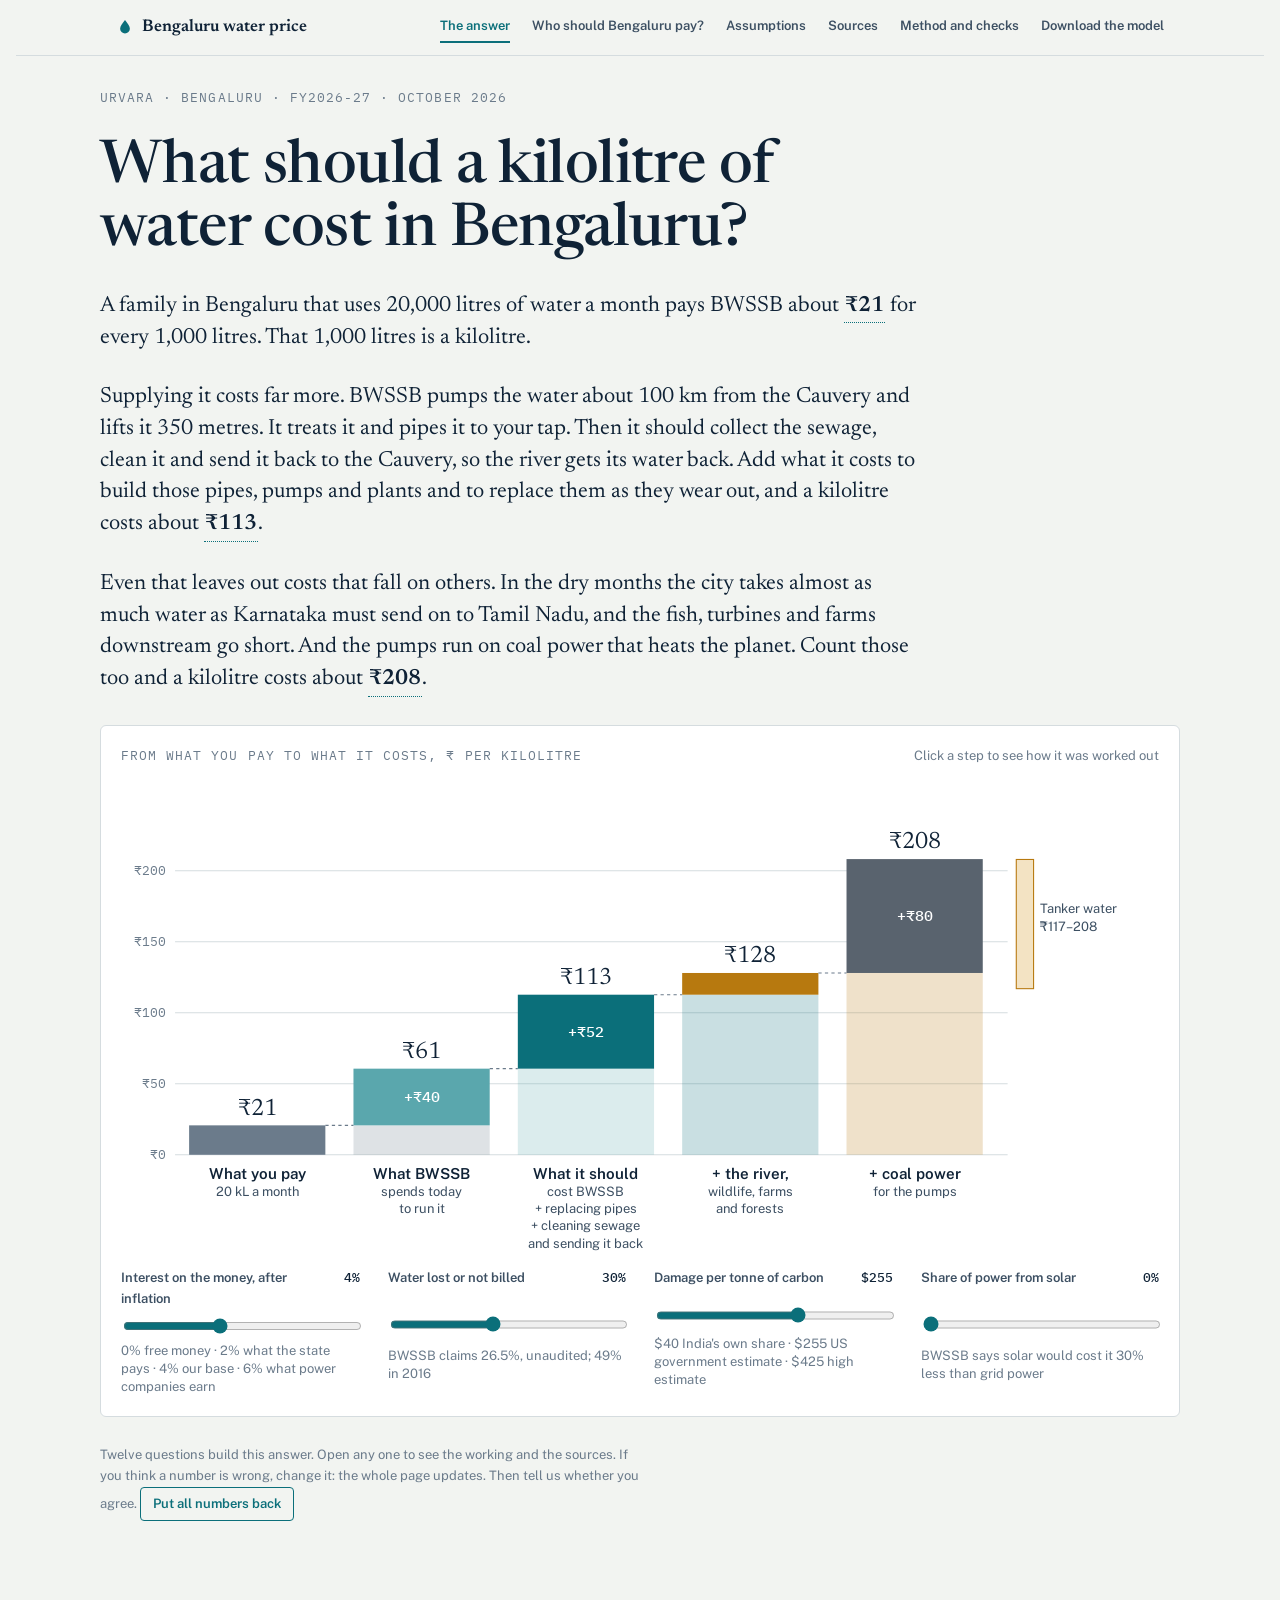
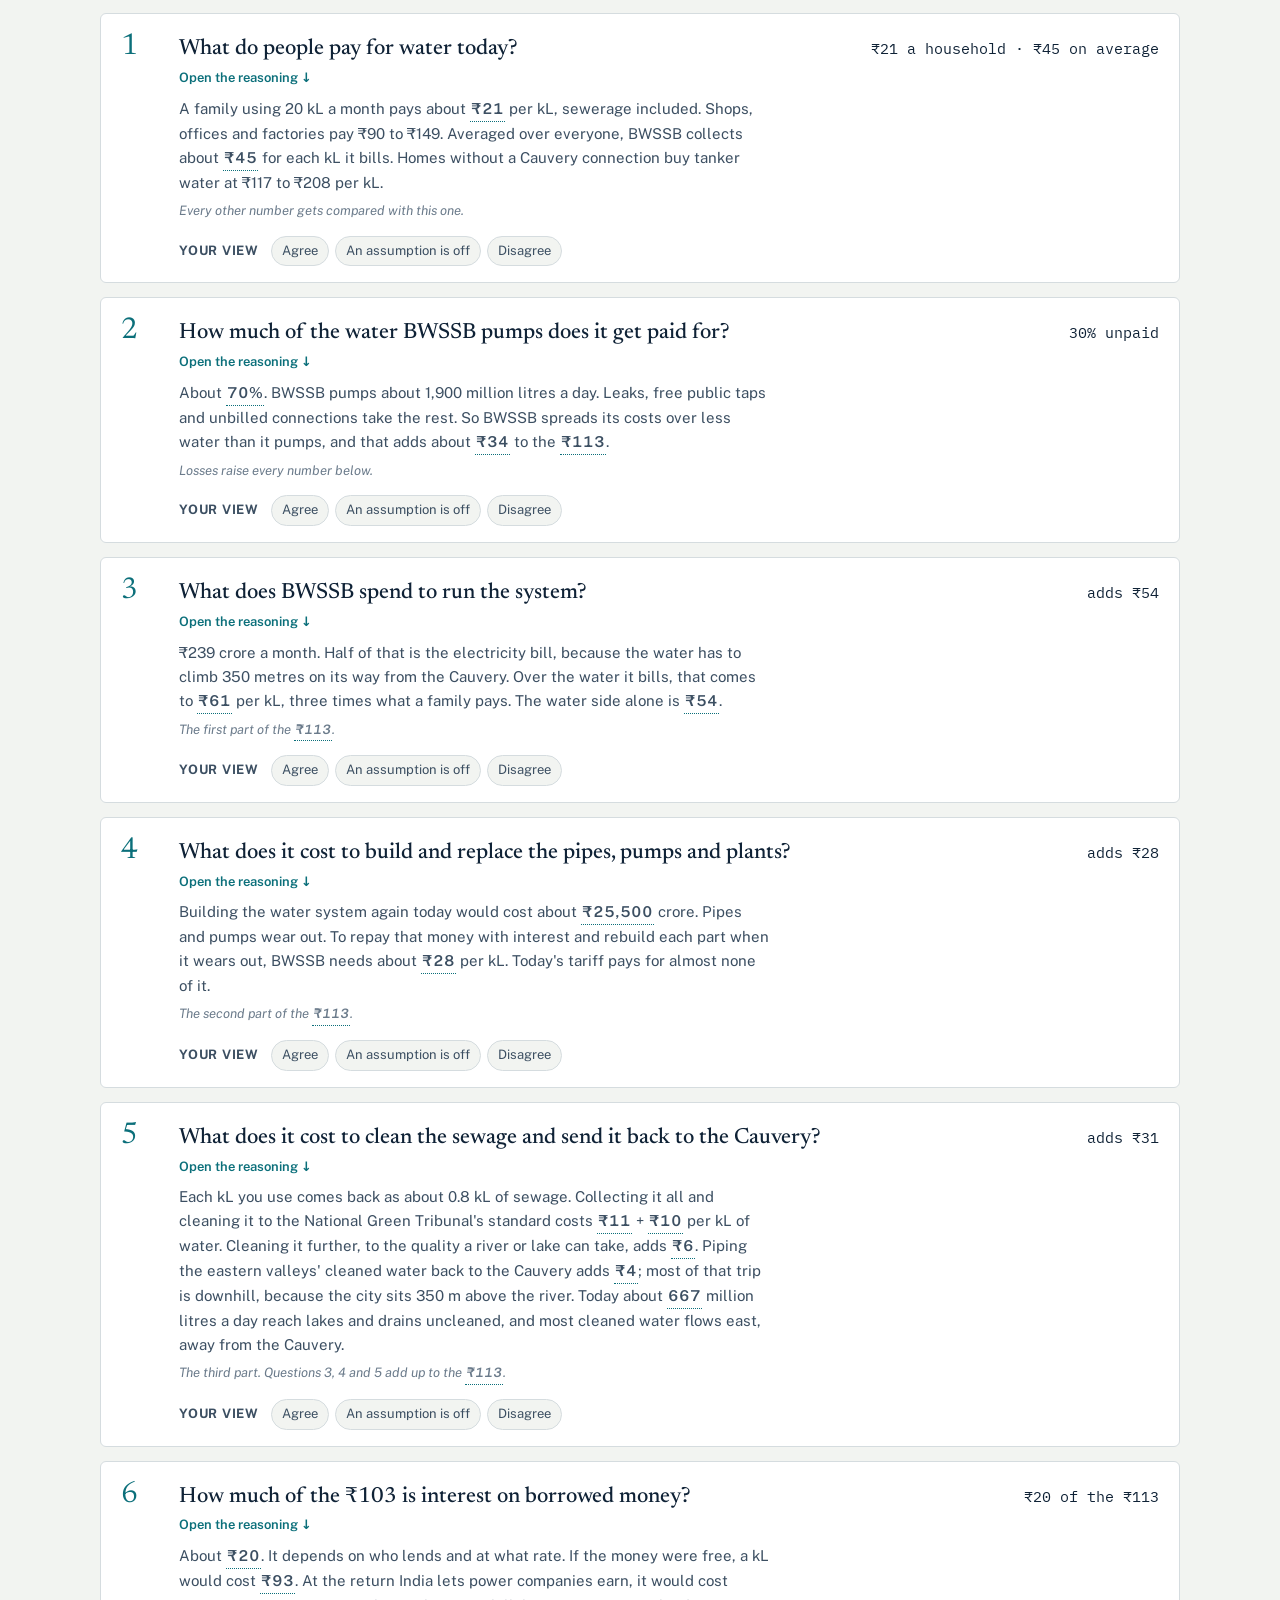
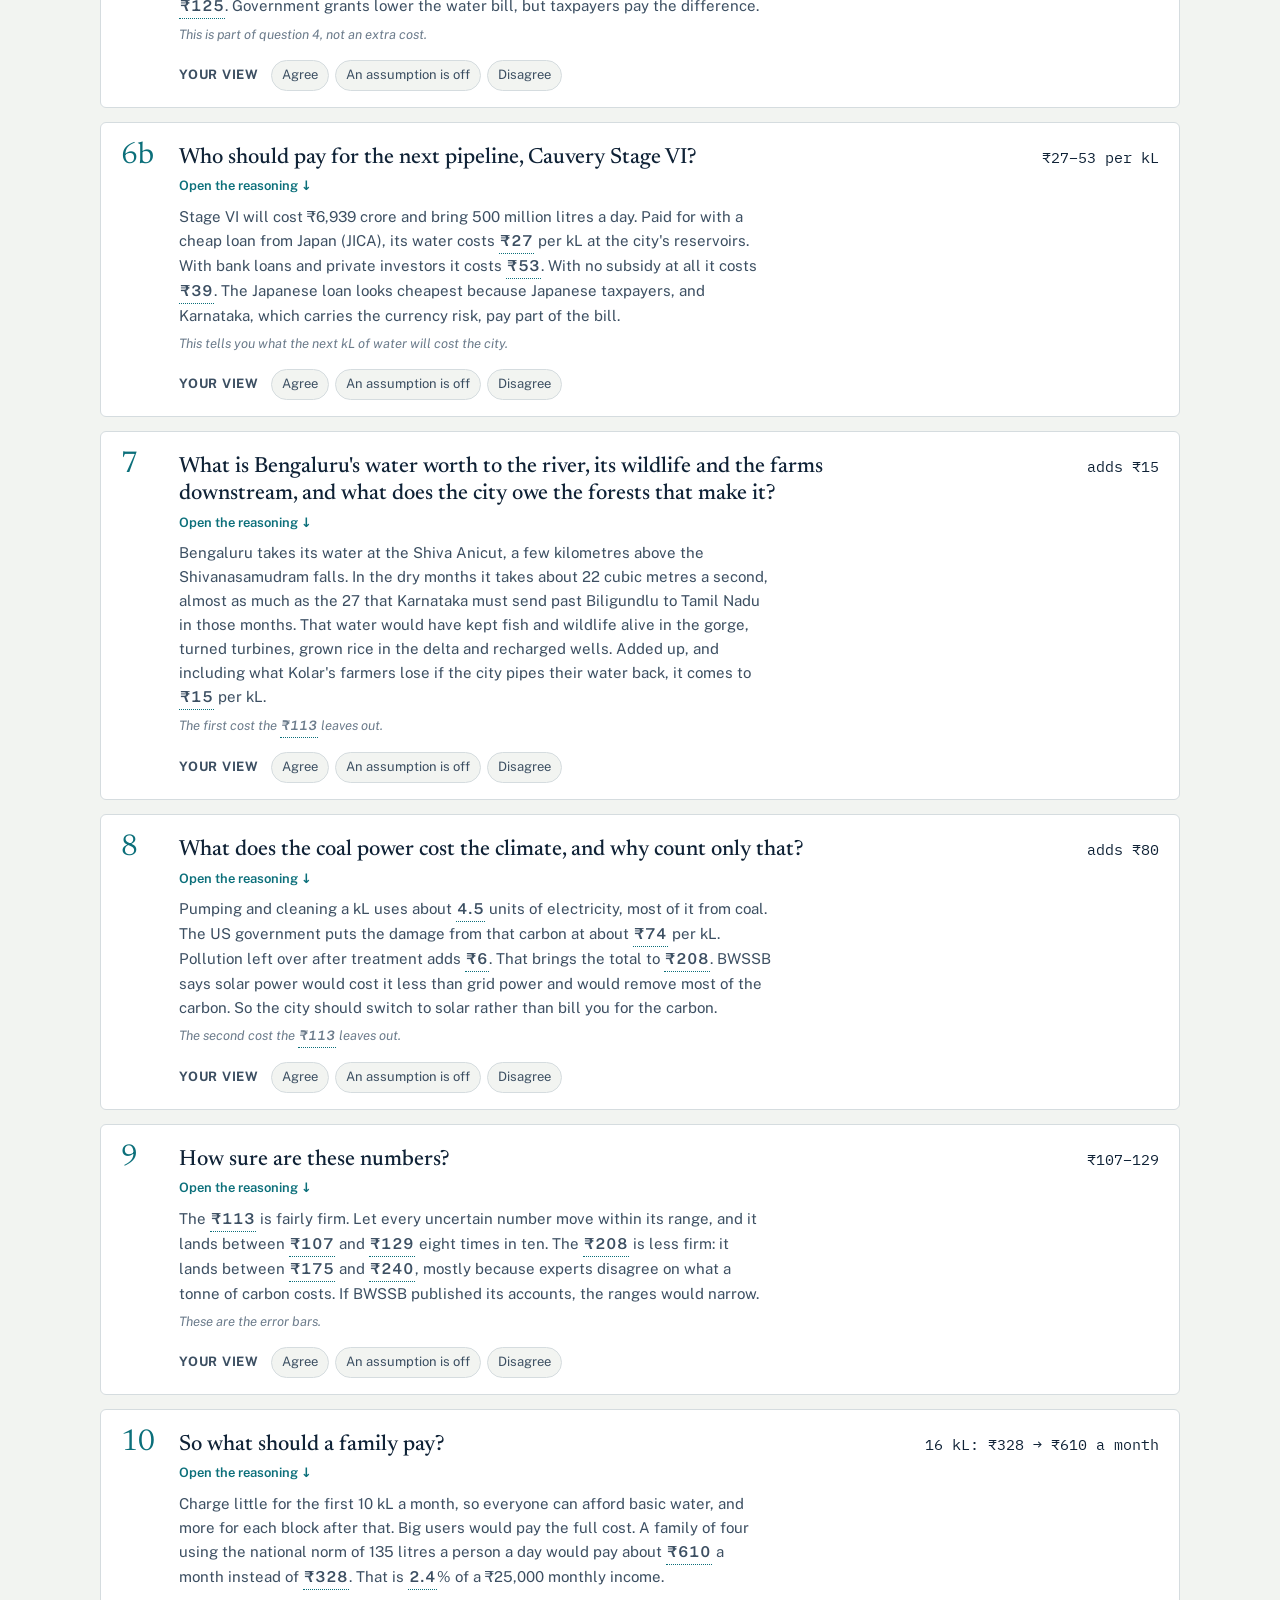
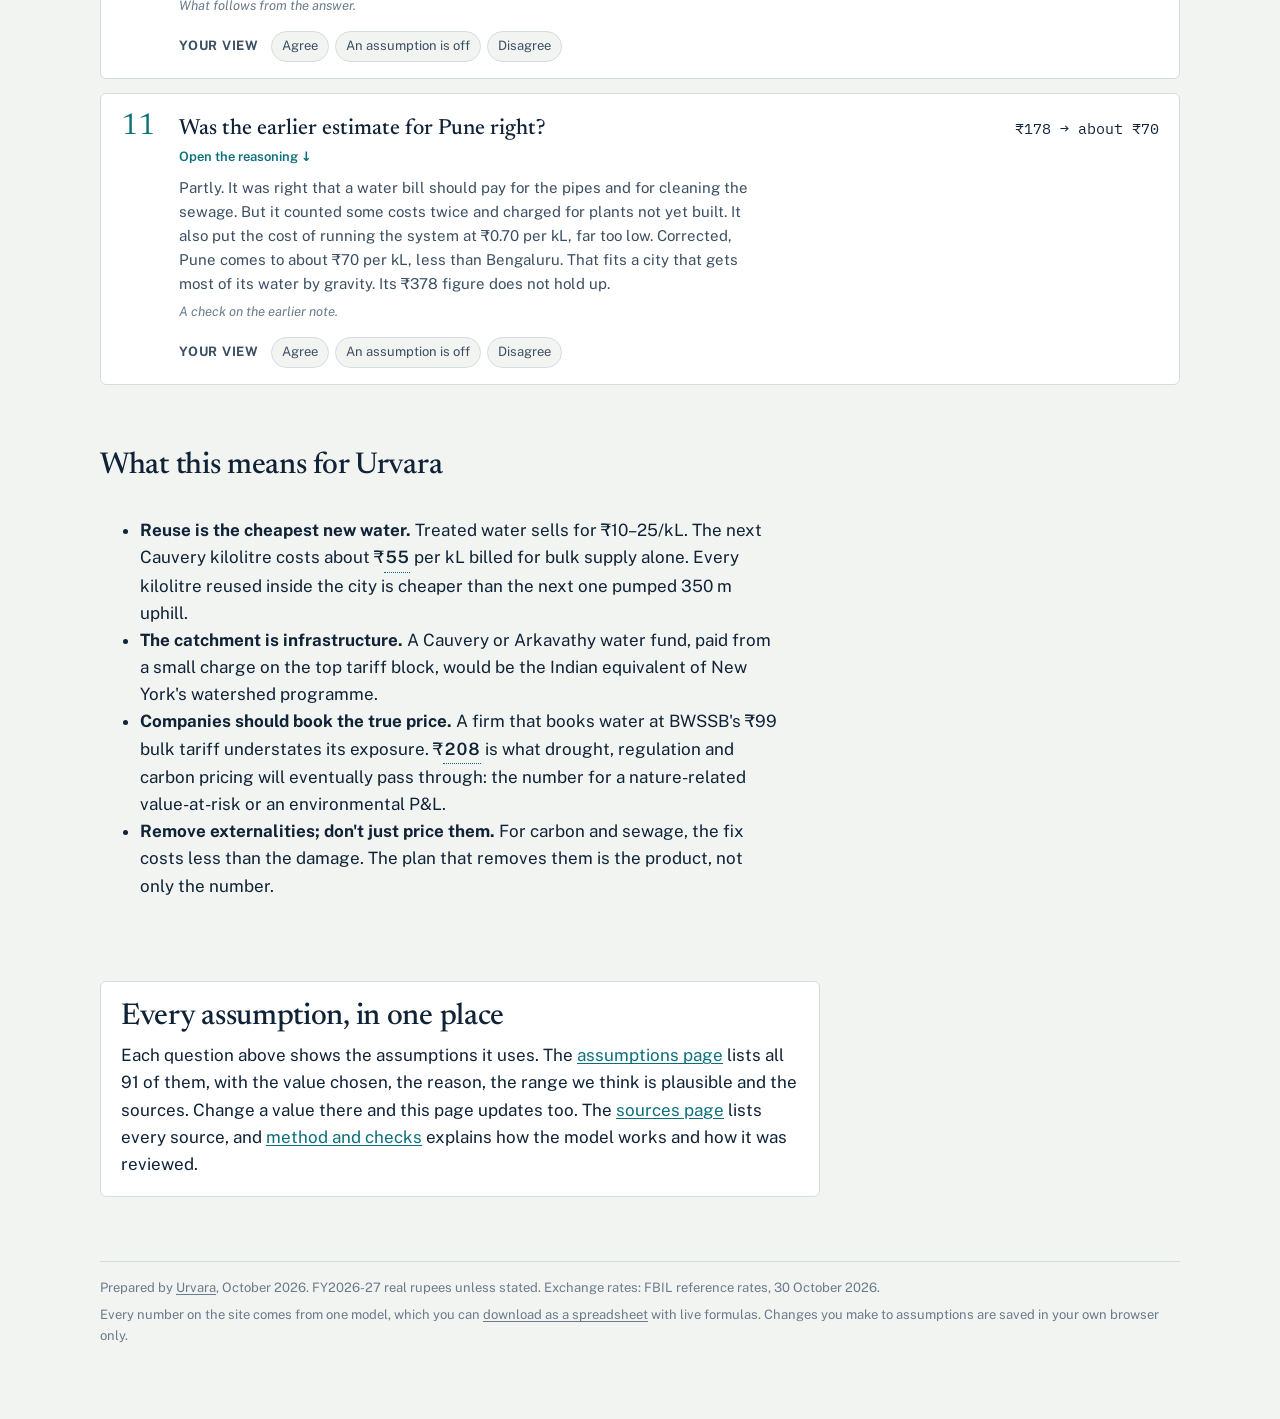
<file: index.html>
<!doctype html>
<html lang="en">
<head>
<meta charset="utf-8">
<meta name="viewport" content="width=device-width,initial-scale=1,viewport-fit=cover">
<title>What should a kilolitre of water cost in Bengaluru?</title>
<meta name="description" content="A question-by-question answer to the true price of water in Bengaluru, from what households pay (₹21 a kilolitre) to what it costs to supply, clean, return and replace. Every assumption is sourced and editable.">
<meta property="og:title" content="What should a kilolitre of water cost in Bengaluru?">
<meta property="og:description" content="A question-by-question answer to the true price of water in Bengaluru, from what households pay (₹21 a kilolitre) to what it costs to supply, clean, return and replace. Every assumption is sourced and editable.">
<link rel="icon" href="data:image/svg+xml,%3Csvg%20xmlns%3D%22http%3A%2F%2Fwww.w3.org%2F2000%2Fsvg%22%20viewBox%3D%220%200%2024%2024%22%3E%3Cpath%20d%3D%22M12%202.5c3.6%204.6%206.5%208.3%206.5%2011.7a6.5%206.5%200%200%201-13%200C5.5%2010.8%208.4%207.1%2012%202.5z%22%20fill%3D%22%230b6f7a%22%2F%3E%3C%2Fsvg%3E">
<link rel="preconnect" href="https://fonts.googleapis.com">
<link rel="preconnect" href="https://fonts.gstatic.com" crossorigin>
<link rel="stylesheet" href="https://fonts.googleapis.com/css2?family=Newsreader:opsz,wght@6..72,400;6..72,500;6..72,600&family=Public+Sans:ital,wght@0,400;0,500;0,600;0,700;1,400&family=IBM+Plex+Mono:wght@400;500&display=swap">
<link rel="stylesheet" href="assets/site.css">
<style>html,body{margin:0}[hidden]{display:none!important}img{max-width:100%}</style>
</head>
<body>
<nav class="site-nav" aria-label="Site"><div class="in" style="padding-left:max(16px,env(safe-area-inset-left,0px));padding-right:max(16px,env(safe-area-inset-right,0px))"><a class="brand" href="index.html"><svg viewBox="0 0 24 24" aria-hidden="true"><path d="M12 2.5c3.6 4.6 6.5 8.3 6.5 11.7a6.5 6.5 0 0 1-13 0C5.5 10.8 8.4 7.1 12 2.5z" fill="var(--water)"/></svg>Bengaluru water price</a><a class="l" href="index.html" aria-current="page">The answer</a><a class="l" href="watershed.html">Who should Bengaluru pay?</a><a class="l" href="assumptions.html">Assumptions</a><a class="l" href="sources.html">Sources</a><a class="l" href="method.html">Method and checks</a><a class="l" href="downloads/bengaluru-water-price-model.xlsx" download>Download the model</a></div></nav>
<div class="wrap" id="top">
<header class="hero">
  <div class="eyebrow">Urvara · Bengaluru · FY2026-27 · October 2026</div>
  <h1>What should a kilolitre of water cost in Bengaluru?</h1>
  <div class="lede col prose">
    <p>A family in Bengaluru that uses 20,000 litres of water a month pays BWSSB about <span data-k="r.hh_rate_20" data-pre="₹">0</span> for every 1,000 litres. That 1,000 litres is a kilolitre.</p>
    <p>Supplying it costs far more. BWSSB pumps the water about 100 km from the Cauvery and lifts it 350 metres. It treats it and pipes it to your tap. Then it should collect the sewage, clean it and send it back to the Cauvery, so the river gets its water back. Add what it costs to build those pipes, pumps and plants and to replace them as they wear out, and a kilolitre costs about <span data-k="r.financial" data-pre="₹">0</span>.</p>
    <p>Even that leaves out costs that fall on others. In the dry months the city takes almost as much water as Karnataka must send on to Tamil Nadu, and the fish, turbines and farms downstream go short. And the pumps run on coal power that heats the planet. Count those too and a kilolitre costs about <span data-k="r.social" data-pre="₹">0</span>.</p>
  </div>

  <div class="figure answerfig">
    <div class="answer-head"><span class="eyebrow">From what you pay to what it costs, ₹ per kilolitre</span><span class="small">Click a step to see how it was worked out</span></div>
    <svg id="answerbar" viewBox="0 0 960 430" role="img" aria-label="A staircase from what a family pays per kilolitre to what it costs: ₹21 paid, BWSSB's running cost, its full cost, then the farmers and forests, then the climate"></svg>
    <div class="levers">
      <div class="lever"><label for="lv-wacc">Interest on the money, after inflation <output data-var="wacc_real"></output></label><input type="range" id="lv-wacc" data-var="wacc_real"><span class="hint">0% free money · 2% what the state pays · 4% our base · 6% what power companies earn</span></div>
      <div class="lever"><label for="lv-nrw">Water lost or not billed <output data-var="nrw"></output></label><input type="range" id="lv-nrw" data-var="nrw"><span class="hint">BWSSB claims 26.5%, unaudited; 49% in 2016</span></div>
      <div class="lever"><label for="lv-scc">Damage per tonne of carbon <output data-var="scc_usd" data-fmt="usd"></output></label><input type="range" id="lv-scc" data-var="scc_usd"><span class="hint">$40 India's own share · $255 US government estimate · $425 high estimate</span></div>
      <div class="lever"><label for="lv-re">Share of power from solar <output data-var="re_share"></output></label><input type="range" id="lv-re" data-var="re_share"><span class="hint">BWSSB says solar would cost it 30% less than grid power</span></div>
    </div>
  </div>
  <p class="small col">Twelve questions build this answer. Open any one to see the working and the sources. If you think a number is wrong, change it: the whole page updates. Then tell us whether you agree. <span class="changed changed-count" hidden></span> <button class="btn" type="button" data-reset-all>Put all numbers back</button></p>
  <div class="vprog small" id="vprog"></div>
</header>

<section class="qs" aria-label="The questions">

<article class="q" id="q1" data-q="q1" data-vars="revenue_cr_m,tariff_escalation,tanker_rs_kl,sanchari_rs_kl">
  <button class="q-head" type="button" aria-expanded="false"><span class="q-n">1</span><span class="q-t">What do people pay for water today?</span><span class="q-a"><span data-k="r.hh_rate_20" data-pre="₹">21</span> a household · <span data-k="r.avg_revenue" data-pre="₹">45</span> on average</span></button>
  <p class="q-s">A family using 20 kL a month pays about <span data-k="r.hh_rate_20" data-pre="₹">0</span> per kL, sewerage included. Shops, offices and factories pay ₹90 to ₹149. Averaged over everyone, BWSSB collects about <span data-k="r.avg_revenue" data-pre="₹">0</span> for each kL it bills. Homes without a Cauvery connection buy tanker water at ₹117 to ₹208 per kL. <span class="q-role">Every other number gets compared with this one.</span></p>
  <div class="q-body" hidden>
    <div class="col prose">
      <p>BWSSB revised its tariff in April 2025, the first change since 2014, and added a 3% automatic rise every April. In FY27 the domestic slabs are ₹8.76, 14.42, 35.02 and 56.65 per kL, plus a sanitary charge of 50% of the water charge and a meter charge.</p>
    </div>
    <div class="tablewrap"><table>
      <thead><tr><th>Who</th><th>What they pay</th><th class="r">₹/kL</th></tr></thead>
      <tbody>
        <tr><td>Household, 8 kL a month</td><td>₹<span data-k="tb.today8">114</span> a month</td><td class="r"><span data-k="tb.rate8" data-d="1">14.3</span></td></tr>
        <tr><td>Household, 20 kL a month</td><td>₹<span data-k="r.hh_bill_20">415</span> a month</td><td class="r"><span data-k="r.hh_rate_20" data-d="1">20.7</span></td></tr>
        <tr><td>Household, 40 kL a month</td><td>₹<span data-k="tb.today40">–</span> a month</td><td class="r"><span data-k="tb.rate40" data-d="1">–</span></td></tr>
        <tr><td>Commercial and bulk users</td><td>₹60–99/kL + 50% sanitary</td><td class="r">90–149</td></tr>
        <tr><td>BWSSB average, all users</td><td>₹182 cr a month billed, excluding ~₹18 cr of penalties, over water billed</td><td class="r"><span data-k="r.avg_revenue" data-d="1">45</span></td></tr>
        <tr><td>BWSSB Sanchari Cauvery tanker</td><td>₹1,290 for 12 kL</td><td class="r">107</td></tr>
        <tr><td>Private tanker, 2026</td><td>₹1,400–2,500 for 12 kL</td><td class="r">117–208</td></tr>
      </tbody></table></div>
    <div class="col prose"><p>The tanker market does not show the true price. It sells untreated groundwater from an over-drawn aquifer with a cartel margin. It does show that Bengaluru already pays the full cost of water. It just makes the households the pipes don't reach pay it, for worse water. Roughly 40% of the city's water still comes from borewells and tankers; question 9 notes what that would add.</p></div>
  </div>
</article>

<article class="q" id="q2" data-q="q2" data-vars="prod_mld,nrw,nrw_phys_share,nrw_efficient">
  <button class="q-head" type="button" aria-expanded="false"><span class="q-n">2</span><span class="q-t">How much of the water BWSSB pumps does it get paid for?</span><span class="q-a"><span data-k="x.nrw" data-pct data-post="%">30%</span> unpaid</span></button>
  <p class="q-s">About <span data-k="tb.billed_share" data-pct data-post="%">0</span>. BWSSB pumps about 1,900 million litres a day. Leaks, free public taps and unbilled connections take the rest. So BWSSB spreads its costs over less water than it pumps, and that adds about <span data-k="tb.loss_part" data-pre="₹">0</span> to the <span data-k="r.financial" data-pre="₹">0</span>. <span class="q-role">Losses raise every number below.</span></p>
  <div class="q-body" hidden>
    <div class="col prose">
      <p><b>How much is drawn.</b> The design capacity of Stages I–V is 2,225 MLD. Reported drawal runs from 1,650 MLD (WELL Labs, September 2026) to 1,940 MLD (New Indian Express, August 2026). Stage V drew only about 350 of its 775 MLD for 18 months after it opened, because the 110 villages it was built for were still being connected: 89,000 connections by April 2025 against a target of 4 lakh. The model uses 1,900 MLD.</p>
      <p><b>How much is lost.</b> BWSSB says non-revenue water fell from about 51% to 26.5%. The World Bank says 27–28%. No independent water-balance audit exists, and the figure was 49% in 2016. The model uses 30%.</p>
      <p><b>Which losses count.</b> In 2016 about half the losses were physical leaks and half commercial: water used but not billed, including 7,477 free public taps. Commercial losses are water people drink, so they belong in "what it costs to deliver a kL" but not in "what it costs per kL billed". Leaks also recharge the aquifer.</p>
    </div>
    <div class="tablewrap"><table>
      <thead><tr><th>The same full financial cost, divided three ways</th><th class="r">₹/kL</th></tr></thead>
      <tbody>
        <tr><td>Per kL billed (used throughout this page)</td><td class="r"><span data-k="r.financial">104</span></td></tr>
        <tr><td>Per kL delivered, counting water used but not billed</td><td class="r"><span data-k="r.financial_delivered">86</span></td></tr>
        <tr><td>Per kL billed at the 20% losses a regulator would allow</td><td class="r"><span data-k="r.financial_efficient">91</span></td></tr>
      </tbody></table></div>
    <div class="col prose"><p><b>Two official numbers fit this.</b> BWSSB's Chief Engineer gave ₹41/kL as the "average cost of water" in July 2024; the chairman said ₹54/kL in May 2026. Operating spend over water <i>produced</i> gives ₹<span data-k="r.cash_prod">43</span>; over water <i>billed</i>, ₹<span data-k="r.cash">62</span>. The dates differ, and the chairman may include some loan servicing. So this shows the two figures are consistent, not that they reconcile exactly.</p></div>
  </div>
</article>

<article class="q" id="q3" data-q="q3" data-vars="opex_cr_m,energy_cr_m,opex_index,electricity_rs_kwh,sew_share_other,sew_energy_cr_m,reserve_pct">
  <button class="q-head" type="button" aria-expanded="false"><span class="q-n">3</span><span class="q-t">What does BWSSB spend to run the system?</span><span class="q-a">adds <span data-k="tb.a_run" data-pre="₹">54</span></span></button>
  <p class="q-s">₹239 crore a month. Half of that is the electricity bill, because the water has to climb 350 metres on its way from the Cauvery. Over the water it bills, that comes to <span data-k="r.cash" data-pre="₹">0</span> per kL, three times what a family pays. The water side alone is <span data-k="tb.a_run" data-pre="₹">0</span>. <span class="q-role">The first part of the <span data-k="r.financial" data-pre="₹">103</span>.</span></p>
  <div class="q-body" hidden>
    <div class="col prose">
      <p><b>Why Bengaluru is expensive.</b> Most Indian cities take water by gravity from a nearby reservoir. Bengaluru sits about 350 m above the Cauvery at TK Halli and 100–120 km away. JICA's design consultant gives 120 km and 360 m; the World Bank and S. Vishwanath have used 300 m. Every litre passes through pumping stations at TK Halli, Harohalli and Tataguni. BWSSB's Cauvery power bill was ₹86 cr a month in October 2025, and all its electricity ₹124 cr of ₹239 cr in August 2025.</p>
      <p>That is ₹<span data-k="r.cash_energy">32</span> per kL billed for power alone, more than a household pays for water and sewerage together. At KERC's HT-1 tariff the bill implies about <span data-k="r.kwh_prod" data-d="1">2.8</span> kWh per kL produced across all loads. Vishwanath's figure for the bulk lift alone is 1.88 kWh per kL.</p>
      <p><b>What is assumed.</b> The ₹239 cr is treated as pure operating cost, which is how The Hindu reported it ("not accounting for debt repayment and depreciation"). BWSSB publishes no recent audited accounts. If ₹40–50 cr a month were loan servicing, the utility's full cost would fall by ₹10–12. The split between water and sewerage is also an assumption; the cards below show it.</p>
    </div>
    <div class="tablewrap"><table>
      <thead><tr><th>Line</th><th class="r">₹/kL billed</th></tr></thead>
      <tbody>
        <tr><td>Electricity, all of BWSSB</td><td class="r"><span data-k="r.cash_energy" data-d="1">32</span></td></tr>
        <tr><td>Today's cash cost, water and sewerage</td><td class="r"><span data-k="r.cash" data-d="1">62</span></td></tr>
        <tr><td>Of which water operations</td><td class="r"><span data-k="r.l_water_om" data-d="1">51</span></td></tr>
        <tr><td>+ Working capital, about a month of opex</td><td class="r"><span data-k="r.l_reserve" data-d="1">3</span></td></tr>
        <tr class="total"><td>Added to the answer by this question</td><td class="r"><span data-k="tb.a_run" data-d="1">54</span></td></tr>
      </tbody></table></div>
  </div>
</article>

<article class="q" id="q4" data-q="q4" data-vars="bulk_cap_mld,bulk_cr_mld,dist_km,dist_cr_km,misc_cr,life_bulk,life_misc,wacc_real">
  <button class="q-head" type="button" aria-expanded="false"><span class="q-n">4</span><span class="q-t">What does it cost to build and replace the pipes, pumps and plants?</span><span class="q-a">adds <span data-k="r.l_water_cap" data-pre="₹">28</span></span></button>
  <p class="q-s">Building the water system again today would cost about <span data-k="tb.water_assets" data-pre="₹" data-r="500">0</span> crore. Pipes and pumps wear out. To repay that money with interest and rebuild each part when it wears out, BWSSB needs about <span data-k="r.l_water_cap" data-pre="₹">0</span> per kL. Today's tariff pays for almost none of it. <span class="q-role">The second part of the <span data-k="r.financial" data-pre="₹">103</span>.</span></p>
  <div class="q-body" hidden>
    <div class="col prose">
      <p><b>How the ₹28 is worked out.</b> Each part of the system is priced at what it would cost to build today. For each part, the model works out a fixed yearly payment that repays the money with interest over the part's life, so the city can rebuild it when it wears out. Think of it as a home loan that never ends. That one payment covers interest, repayment and replacement, so the model does not add depreciation or maintenance spending on top. That would count the same money twice.</p>
      <p><b>What the system would cost to build.</b> The intake, treatment plants, 100-plus km of big pipes and pumping stations are priced at ₹7 crore for each million litres a day they can carry. Stage V cost ₹5.6 to 7.1 crore, and Stage VI is budgeted at ₹13.9 crore. The 14,194 km of pipes under the city's streets are priced at ₹0.6 crore per km, including tanks and boosters. That last figure is the least certain number in this question.</p>
    </div>
    <div class="tablewrap"><table>
      <thead><tr><th>Asset</th><th class="r">Replacement cost, ₹ cr</th><th class="r">Life, years</th><th class="r">₹/kL billed</th></tr></thead>
      <tbody>
        <tr><td>Bulk supply, 2,225 MLD</td><td class="r"><span data-k="tb.as_bulk">15,575</span></td><td class="r"><span data-k="x.life_bulk">40</span></td><td class="r"><span data-k="tb.c_bulk" data-d="1">–</span></td></tr>
        <tr><td>Distribution, 14,194 km</td><td class="r"><span data-k="tb.as_dist">8,516</span></td><td class="r"><span data-k="x.life_bulk">40</span></td><td class="r"><span data-k="tb.c_dist" data-d="1">–</span></td></tr>
        <tr><td>Meters, IT, buildings</td><td class="r"><span data-k="x.misc_cr">1,500</span></td><td class="r"><span data-k="x.life_misc">15</span></td><td class="r"><span data-k="tb.c_misc" data-d="1">–</span></td></tr>
        <tr class="total"><td>Added to the answer by this question</td><td class="r"><span data-k="tb.water_assets">25,591</span></td><td></td><td class="r"><span data-k="r.l_water_cap" data-d="1">28</span></td></tr>
      </tbody></table></div>
  </div>
</article>

<article class="q" id="q5" data-q="q5" data-vars="return_on,sewage_mld,treated_mld,decentral_mld,return_factor,upgrade_rs_kl,sewer_km,sewer_cr_km,stp_cr_mld,life_sewer,life_stp,basin_loss,polish_rs_kl,ret_cr_mld,ret_kwh,ret_om_rs_kl">
  <button class="q-head" type="button" aria-expanded="false"><span class="q-n">5</span><span class="q-t">What does it cost to clean the sewage and send it back to the Cauvery?</span><span class="q-a">adds <span data-k="tb.a_sew" data-pre="₹">21</span></span></button>
  <p class="q-s">Each kL you use comes back as about 0.8 kL of sewage. Collecting it all and cleaning it to the National Green Tribunal's standard costs <span data-k="r.l_sew_om" data-pre="₹">0</span> + <span data-k="r.l_sew_cap" data-pre="₹">0</span> per kL of water. Cleaning it further, to the quality a river or lake can take, adds <span data-k="r.l_polish" data-pre="₹">6</span>. Piping the eastern valleys' cleaned water back to the Cauvery adds <span data-k="r.l_convey" data-pre="₹">4</span>; most of that trip is downhill, because the city sits 350 m above the river. Today about <span data-k="r.gap_mld">667</span> million litres a day reach lakes and drains uncleaned, and most cleaned water flows east, away from the Cauvery. <span class="q-role">The third part. Questions 3, 4 and 5 add up to the <span data-k="r.financial" data-pre="₹">113</span>.</span></p>
  <div class="q-body" hidden>
    <div class="col prose">
      <p><b>How much sewage.</b> BWSSB treats about 1,213 MLD in 34 plants. Apartment and campus plants, which the city requires of large buildings, treat roughly another 150–370 MLD; the model uses 250. Estimates of how much the city generates run from 1,480 MLD (Economic Survey 2025-26) to 2,130 MLD (BWSSB, July 2025) to 2,580 MLD (the minister, September 2026). The official figure is low because it leaves out sewage made from borewell water. The model uses 2,130 MLD.</p>
      <p><b>What it costs.</b> BWSSB's nine new plants, built to NGT nutrient norms, cost ₹2,071 cr for 535 MLD, or ₹3.9 cr per MLD. The sewer network is 11,894 km (BWSSB, 2024). Today's sewerage running cost is about ₹<span data-k="r.sew_unit_today" data-d="1">12</span> per kL treated, plus ₹<span data-k="x.upgrade_rs_kl">3</span> for nutrient removal and polishing.</p>
      <p><b>Who should pay.</b> The model spreads sewer and plant costs over all sewage, including sewage made from borewell water, and charges each kL of piped water only for the sewage it creates. About ₹<span data-k="tb.borewell_gap_cr">1,040</span> cr a year of sewerage cost belongs to borewell users. Today they pay a flat ₹130 a month. Question 10 proposes a metered charge.</p>
      <p><b>Sending it back.</b> Bengaluru drains through three valleys. The Vrishabhavathi valley flows west into the Arkavathy and back to the Cauvery. The Hebbal and Koramangala–Challaghatta valleys flow east: today their cleaned water goes to the Kolar and Chikkaballapur tanks through the K-C Valley and H-N Valley schemes, and the rest to the South Pennar. To give the Cauvery its water back, the eastern water has to be pumped over the ridge, about 70–120 m, and then flows down to the river. The K-C and H-N Valley pipelines cost ₹3.05 and ₹4.5 crore for each million litres a day they carry, so the model uses ₹3.75. Cleaning to river quality costs more than the tribunal's standard: BWSSB's tertiary plant in Vrishabhavathi Valley runs at ₹10–12 per kL, so the model adds ₹7 on top of the nutrient removal already counted.</p>
      <p>Sending the eastern water west would take it away from Kolar's tanks, which now depend on it. Question 7 puts a number on that: on current evidence, Kolar's farmers lose more than the Cauvery gains. The switch shows the price both ways. <label class="tog"><input type="checkbox" data-tog="return_on" checked> Pipe the eastern valleys' water back to the Cauvery</label></p>
      <p><b>Apartments that run their own plants</b> already pay for treatment twice: once in their own STP and once through the sanitary charge on their BWSSB bill. A sewerage charge tied to what is actually sent to BWSSB's sewers would fix that.</p>
    </div>
    <div class="tablewrap"><table>
      <thead><tr><th>Line</th><th class="r">₹/kL billed</th></tr></thead>
      <tbody>
        <tr><td>Sewage operations, everything treated to standard</td><td class="r"><span data-k="r.l_sew_om" data-d="1">11.8</span></td></tr>
        <tr><td>Sewers and plants: ₹<span data-k="tb.as_sew">17,822</span> cr to build today, repaid and rebuilt over their life</td><td class="r"><span data-k="r.l_sew_cap" data-d="1">9.6</span></td></tr>
        <tr><td>Cleaning further, to river quality</td><td class="r"><span data-k="r.l_polish" data-d="1">5.6</span></td></tr>
        <tr><td>Pumping the eastern valleys' water back over the ridge to the Cauvery: pipelines, power, running costs</td><td class="r"><span data-k="r.l_convey" data-d="1">4.1</span></td></tr>
        <tr class="total"><td>Added to the answer by this question</td><td class="r"><span data-k="tb.a_sew" data-d="1">31</span></td></tr>
        <tr class="total"><td>Questions 3 + 4 + 5: the full financial cost</td><td class="r"><span data-k="r.financial" data-d="1">104</span></td></tr>
      </tbody></table></div>
    <div class="col prose"><p>A regulator would start from what BWSSB's existing assets are worth on its books, after wear and grants. We guess that at ₹12,000 crore, because BWSSB doesn't publish it. Allowing a 10% return on that gives about ₹<span data-k="r.regulator">97</span> per kL. S. Vishwanath's own estimate for water plus sewerage is about ₹95. The model's ₹<span data-k="r.financial">104</span> is the higher figure because it pays to rebuild every asset at today's prices.</p></div>
  </div>
</article>

<article class="q" id="q6" data-q="q6" data-vars="wacc_real,grant_share,rab_hist_cr,reg_wacc_nom,reg_dep,gsec_10y,cpi,muni_coupon">
  <button class="q-head" type="button" aria-expanded="false"><span class="q-n">6</span><span class="q-t">How much of the ₹103 is interest on borrowed money?</span><span class="q-a"><span data-k="tb.money" data-pre="₹">22</span> of the <span data-k="r.financial" data-pre="₹">104</span></span></button>
  <p class="q-s">About <span data-k="tb.money" data-pre="₹">0</span>. It depends on who lends and at what rate. If the money were free, a kL would cost <span data-k="tb.w0" data-pre="₹">0</span>. At the return India lets power companies earn, it would cost <span data-k="tb.w6" data-pre="₹">0</span>. Government grants lower the water bill, but taxpayers pay the difference. <span class="q-role">This is part of question 4, not an extra cost.</span></p>
  <div class="q-body" hidden>
    <div class="col prose">
      <p><b>The system view.</b> India's other regulated networks are priced on one formula: revenue = operating cost + depreciation + asset base × allowed return. Electricity does this under KERC, airports under AERA, gas pipelines under PNGRB. Water in Karnataka has no such regime. The model is in real rupees, so its cost of capital is real.</p>
      <p>The state borrows at about 2% real: a 7.4% bond yield less 5.2–5.5% inflation. Municipal bonds price at about 8.5–9.5% nominal, or 3–4% real. A KERC-style regulated utility earns about 6% real. Ofwat allows England's water companies 4.03%. The base case of 4% sits between what the state pays and what a regulator would allow.</p>
    </div>
    <div class="tablewrap"><table>
      <thead><tr><th>Real cost of capital</th><th>What it represents</th><th class="r">Full financial cost ₹/kL</th></tr></thead>
      <tbody>
        <tr><td>0%</td><td>Concessional money, someone else carries the risk</td><td class="r"><span data-k="tb.w0">82</span></td></tr>
        <tr><td>2%</td><td>The state's own borrowing cost</td><td class="r"><span data-k="tb.w2">91</span></td></tr>
        <tr><td>4%</td><td>Base case; close to Ofwat's 4.03%</td><td class="r"><span data-k="tb.w4">104</span></td></tr>
        <tr><td>6%</td><td>An Indian regulated utility (KERC/CERC)</td><td class="r"><span data-k="tb.w6">115</span></td></tr>
      </tbody></table></div>
    <div class="col prose">
      <p><b>Grants move cost; they do not remove it.</b> AMRUT 2.0 pays 25% of new project cost for cities over 10 lakh. Grant-funded assets earn no return and no depreciation in the tariff, the way CERC treats consumer contributions. Every 25% of capital paid by grants takes about ₹10/kL off the bill and puts it on taxpayers.</p>
      <p><b>A revenue bond is not possible yet.</b> BWSSB bills about ₹2,180 cr a year net of penalties, against about ₹2,870 cr of operating cost, so there is no cash to service debt. A ₹5,000 cr bond at 9% over 10 years needs about ₹780 cr a year, and lenders want 1.3 times that covered. ₹2,870 cr + ₹1,014 cr over 485 million kL billed is about ₹80/kL. That is the average tariff BWSSB would need before it could borrow on its own name.</p>
    </div>
  </div>
</article>

<article class="q" id="q6b" data-q="q6b" data-vars="capex_cr,overrun,pf_mld,build_yrs,pf_life_yrs,power_rs_kl,fixed_cr_yr,insurance,cpi,inr_jpy_dep,jica_rate,bond_rate,ham_rate,ppp_equity,tax">
  <button class="q-head" type="button" aria-expanded="false"><span class="q-n">6b</span><span class="q-t">Who should pay for the next pipeline, Cauvery Stage VI?</span><span class="q-a"><span data-k="pf.jica.t_user" data-pre="₹">28</span>–<span data-k="pf.ppp.t_user">53</span> per kL</span></button>
  <p class="q-s">Stage VI will cost ₹6,939 crore and bring 500 million litres a day. Paid for with a cheap loan from Japan (JICA), its water costs <span data-k="pf.jica.t_user" data-pre="₹">0</span> per kL at the city's reservoirs. With bank loans and private investors it costs <span data-k="pf.ppp.t_user" data-pre="₹">0</span>. With no subsidy at all it costs <span data-k="pf.jica.t_social" data-pre="₹">0</span>. The Japanese loan looks cheapest because Japanese taxpayers, and Karnataka, which carries the currency risk, pay part of the bill. <span class="q-role">This tells you what the next kL of water will cost the city.</span></p>
  <div class="q-body" hidden>
    <div class="col prose">
      <p><b>How a lender would price it.</b> A bank looks at one project, not the whole system. Stage VI costs ₹6,939 crore for 500 million litres a day (Budget 2026-27) and takes about three years to build. The model follows the money year by year. It counts the interest that builds up during construction, a tariff that rises with inflation, insurance, and the taxes a private investor pays. It also assumes the pipeline starts at 45% use and takes four years to fill, because Stage V ran half-empty for 18 months. For each way of paying, it finds the steady price per kL that repays everyone, in today's rupees.</p>
    </div>
    <div class="tablewrap"><table>
      <thead><tr><th>Financing</th><th class="r">Real cost of money</th><th class="r">Users pay</th><th class="r">If grants were charged at the state's borrowing cost</th><th class="r">Flat tariff that repays the loan within its term</th><th class="r">… within 30 years</th><th>Who bears overruns</th></tr></thead>
      <tbody>
        <tr><td>JICA loan via the state<span class="sub" data-note="jica"></span></td><td class="r"><span data-k="pf.jica.wacc_real" data-pct data-d="1" data-post="%">0.3%</span></td><td class="r"><span data-k="pf.jica.t_user" data-d="1">27.7</span></td><td class="r"><span data-k="pf.jica.t_full" data-d="1">27.7</span></td><td class="r"><span data-k="pf.jica.t_lender_tenor" data-d="1">32.0</span></td><td class="r"><span data-k="pf.jica.t_lender_30" data-d="1">30.4</span></td><td>State</td></tr>
        <tr><td>Municipal or revenue bond<span class="sub" data-note="bond"></span></td><td class="r"><span data-k="pf.bond.wacc_real" data-pct data-d="1" data-post="%">3.3%</span></td><td class="r"><span data-k="pf.bond.t_user" data-d="1">36.2</span></td><td class="r"><span data-k="pf.bond.t_full" data-d="1">36.2</span></td><td class="r"><span data-k="pf.bond.t_lender_tenor" data-d="1">59.1</span></td><td class="r"><span data-k="pf.bond.t_lender_30" data-d="1">39.2</span></td><td>State</td></tr>
        <tr><td>Hybrid annuity (HAM)<span class="sub" data-note="ham"></span></td><td class="r"><span data-k="pf.ham.wacc_real" data-pct data-d="1" data-post="%">3.4%</span></td><td class="r"><span data-k="pf.ham.t_user" data-d="1">28.7</span></td><td class="r"><span data-k="pf.ham.t_full" data-d="1">34.7</span></td><td class="r"><span data-k="pf.ham.t_lender_tenor" data-d="1">42.9</span></td><td class="r"><span data-k="pf.ham.t_lender_30" data-d="1">33.1</span></td><td>Contractor</td></tr>
        <tr><td>Commercial PPP, ceiling case<span class="sub" data-note="ppp"></span></td><td class="r"><span data-k="pf.ppp.wacc_real" data-pct data-d="1" data-post="%">7.4%</span></td><td class="r"><span data-k="pf.ppp.t_user" data-d="1">52.8</span></td><td class="r"><span data-k="pf.ppp.t_full" data-d="1">52.8</span></td><td class="r"><span data-k="pf.ppp.t_lender_tenor" data-d="1">53.3</span></td><td class="r"><span data-k="pf.ppp.t_lender_30" data-d="1">41.0</span></td><td>Contractor</td></tr>
        <tr class="total"><td>Real resource cost, at a single 4% real rate</td><td class="r">4.0%</td><td class="r"><span data-k="pf.jica.t_social" data-d="1">38.6</span></td><td></td><td></td><td></td><td></td></tr>
      </tbody></table></div>
    <div class="col prose">
      <p class="small">₹/kL of bulk water at the city's reservoirs. The lender test is the lowest flat real tariff that lets the cash flow, at 1.2× cover (1.3× private), retire the debt within its repayment years, assuming BWSSB buys the water on take-or-pay terms.</p>
      <ul>
        <li><b>The lender changes the price more than the pipes do.</b> The same pipeline gives water at ₹<span data-k="pf.jica.t_user">28</span> per kL with JICA money and ₹<span data-k="pf.ppp.t_user">53</span> with commercial money.</li>
        <li><b>The JICA price hides a subsidy.</b> With no subsidy, Stage VI water costs ₹<span data-k="pf.jica.t_social">39</span>. JICA's lower price works because Japanese taxpayers lend below cost, and Karnataka repays in yen and takes the loss if the rupee falls.</li>
        <li><b>A short loan is a problem.</b> Pipes last 40 years, but a bond has to be repaid in 15. To repay it in time, BWSSB would have to charge about ₹<span data-k="pf.bond.t_lender_tenor">59</span> per kL in those years, instead of ₹<span data-k="pf.bond.t_user">36</span> spread over the pipes' life. Either water costs more for 15 years, the bond gets refinanced, or the state pays. A 30-year loan brings it down to ₹<span data-k="pf.bond.t_lender_30">39</span>.</li>
        <li><b>Private builders carry the risk of cost overruns.</b> Yettinahole's cost rose 179%. With a JICA loan or a bond, the state pays for overruns. Under HAM or a PPP the builder does, and charges for that risk in its bid. Try the overrun slider below.</li>
        <li><b>For the sewage gap, HAM fits.</b> Building plants for the ~670 MLD not treated today, at ₹3.9 cr per MLD, is about ₹2,600 cr; much of the real gap is in sewers that do not reach the plants. On the Namami Gange model the state pays 40% up front, the annuity on the rest is about ₹4 per kL billed for 15 years, and running the plants adds about ₹6–8 more.</li>
      </ul>
    </div>
  </div>
</article>

<article class="q" id="q7" data-q="q7" data-vars="eflow_rs_kl,hydro_w_rs_kl,catchment_rs_kl,raw_oc_rs_kl,hydro_n_rs_kl,delta_rs_kl,gwrech_rs_kl,kolar_rs_kl,basin_loss,lrmc_cr_mld,ngt_cr_mld,gw_share">
  <button class="q-head" type="button" aria-expanded="false"><span class="q-n">7</span><span class="q-t">What is Bengaluru's water worth to the river, its wildlife and the farms downstream, and what does the city owe the forests that make it?</span><span class="q-a">adds <span data-k="tb.a_river" data-pre="₹">19</span></span></button>
  <p class="q-s">Bengaluru takes its water at the Shiva Anicut, a few kilometres above the Shivanasamudram falls. In the dry months it takes about 22 cubic metres a second, almost as much as the 27 that Karnataka must send past Biligundlu to Tamil Nadu in those months. That water would have kept fish and wildlife alive in the gorge, turned turbines, grown rice in the delta and recharged wells. Added up, and including what Kolar's farmers lose if the city pipes their water back, it comes to <span data-k="tb.a_river" data-pre="₹">19</span> per kL. <span class="q-role">The first cost the <span data-k="r.financial" data-pre="₹">113</span> leaves out.</span></p>
  <div class="q-body" hidden>
    <div class="col prose">
      <p>Some of these values are lost the moment the city takes the water, even if it later sends the water back: the gorge below the intake runs low and the Shivanasamudram turbines lose it. Others are lost only for water that never comes back to the Cauvery: the farms, the Mettur power stations and the delta. With the return pipelines, <span data-k="r.lost_share" data-pct data-post="%">32%</span> of the draw never comes back. Without them, <span data-k="r.lost_share_today" data-pct data-post="%">73%</span>.</p>
    </div>
    <div class="tablewrap"><table>
      <thead><tr><th>What the water would have done</th><th>How we put a number on it</th><th class="r">₹ per kL billed</th></tr></thead>
      <tbody>
        <tr><td>Kept the river alive in the dry months: the gorge below the falls and the fish, mahseer and otters that live in it</td><td>When the river is held to a minimum flow, every litre the city takes in the dry months has to be replaced from somewhere. The cheapest replacement we can price is recycled water, at ₹12–15 per kL. We assume the minimum flow binds for about 30% of what the city takes. Most of this harm falls in the gorge above Sangama; water the city sends back helps only the stretch below it. This is the least certain line on the page.</td><td class="r"><span data-k="r.l_eflow" data-d="1">5.7</span></td></tr>
        <tr><td>Turned the turbines at Shivanasamudram (126 m of fall)</td><td>0.3 units of electricity per kL, for the share of the year the station is short of water</td><td class="r"><span data-k="r.l_hydro_w" data-d="1">1.0</span></td></tr>
        <tr><td>Paid for the forests in Kodagu and the Western Ghats that keep the river flowing in the dry season</td><td>Bengaluru's share of restoring and protecting the catchment, from Cauvery Calling's costs and water funds in New York and Quito</td><td class="r"><span data-k="r.l_catchment" data-d="1">1.4</span></td></tr>
        <tr><td>Grown rice and sugarcane downstream</td><td>Farmers' net return per kL, averaged over wet years, when the river spills to the sea and an extra kL is worth little, and drought years, when it is worth ₹7–11. In a drought year the farmer who goes short is usually a sugarcane grower in Mandya, because Bengaluru's water comes out of Karnataka's share.</td><td class="r"><span data-k="r.l_agri" data-d="1">1.0</span></td></tr>
        <tr><td>Turned the turbines at Mettur and the barrages in Tamil Nadu</td><td>Same method, 102 m of fall</td><td class="r"><span data-k="r.l_hydro_n" data-d="1">0.4</span></td></tr>
        <tr><td>Held back the sea in the delta and refilled wells</td><td>Tamil Nadu's spending on barrages against seawater, and pumping energy saved</td><td class="r"><span data-k="r.l_delta" data-d="1">0.2</span></td></tr>
        <tr><td>Irrigated Kolar and Chikkaballapur, if the city pipes the eastern valleys' water back to the Cauvery instead</td><td>An IISc team's study of the K-C Valley scheme found about ₹20 of extra farm income per kL on average. The next kL, into tanks that are already fuller, is worth less, so we use ₹15. Only charged when the return pipelines are switched on in question 5.</td><td class="r"><span data-k="r.l_kolar" data-d="1">9.6</span></td></tr>
        <tr class="total"><td>Added to the answer by this question</td><td></td><td class="r"><span data-k="tb.a_river" data-d="1">19</span></td></tr>
      </tbody></table></div>
    <div class="col prose">
      <p><b>Why the farm number is small.</b> In about half the years since 1985 the Cauvery delivered all that Tamil Nadu was owed and the surplus ran to the sea. In those years an extra kilolitre grows nothing. In drought years like 2023-24, when the delta lost about 40% of its paddy, a kilolitre was worth ₹7–11. The average across years is about ₹2. Move the slider to see a drought year.</p>
      <p><b>Sending the water back has a price.</b> Piping the eastern valleys' cleaned water to the Cauvery costs about <span data-k="r.l_convey" data-pre="₹">4</span> per kL, and Kolar's farmers lose about <span data-k="r.l_kolar" data-pre="₹">7</span>. The Cauvery gains back about ₹3. On these numbers the water does more good in Kolar's tanks than it would back in the Cauvery. The better course is to keep sending it east and pay the Cauvery for the dry-month flow the city takes. Two things could change that. The Kolar figure comes from one study that has not yet been peer reviewed. And returning the water would add about 10 TMC a year past Biligundlu, roughly the size of this year's dispute with Tamil Nadu, which a court may value far above ₹3 a kL. Switch the return off in question 5 to see both prices.</p>
      <p><b>The dry months carry the cost.</b> The river flow, the Shivanasamudram power and most of the farm losses fall between January and May. Priced in those five months alone, the water is worth about <span data-k="r.dry_season" data-pre="₹">13</span> per kL drawn, and almost nothing in the monsoon. That is the case for a dry-season surcharge on the top tariff blocks.</p>
      <p><b>Everything this page pays for nature.</b> Cleaning the sewage and sending it back (question 5), the river, farms and forests (this question, without Kolar), and the climate and the harm left after treatment (question 8) add up to <span data-k="tb.nature" data-pre="₹">120</span> of the <span data-k="r.social" data-pre="₹">208</span>. Most of the true price of water is the cost of not harming nature.</p>
    </div>
  </div>
</article>

<article class="q" id="q8" data-q="q8" data-vars="scc_usd,grid_ef,fx,re_share,residual_rs_kl,electricity_rs_kwh">
  <button class="q-head" type="button" aria-expanded="false"><span class="q-n">8</span><span class="q-t">What does the coal power cost the climate, and why count only that?</span><span class="q-a">adds <span data-k="tb.a_climate" data-pre="₹">76</span></span></button>
  <p class="q-s">Pumping and cleaning a kL uses about <span data-k="r.kwh_billed" data-d="1">0</span> units of electricity, most of it from coal. The US government puts the damage from that carbon at about <span data-k="r.l_carbon" data-pre="₹">0</span> per kL. Pollution left over after treatment adds <span data-k="r.l_residual" data-pre="₹">0</span>. That brings the total to <span data-k="r.social" data-pre="₹">0</span>. BWSSB says solar power would cost it less than grid power and would remove most of the carbon. So the city should switch to solar rather than bill you for the carbon. <span class="q-role">The second cost the <span data-k="r.financial" data-pre="₹">103</span> leaves out.</span></p>
  <div class="q-body" hidden>
    <div class="col prose">
      <p><b>Why carbon, and not every service nature provides?</b> Lakes and wetlands do many useful things. They clean water, hold back floods, cool the city and shelter birds. Researchers put a value on each, per hectare of lake. You can't add those values to the price of a kilolitre, because one kilolitre of water doesn't destroy a hectare of lake. Sewage and builders do.</p>
      <p>So the page counts a cost only when two things are true. One more kilolitre of water has to change it, and no other question can already count it. Cleaning sewage (question 5) already pays for the cleaning a lake can no longer do. Building on lakes is a land problem, and a water bill can't fix it. That leaves the coal power here, and in question 7 the river's dry-month flow, the farms, the turbines and the forests. The table below goes through each service.</p>
      <p><b>When fixing a harm costs less than the harm, fix it.</b> Cleaning sewage costs about <span data-k="r.sew_unit_full" data-pre="₹">26</span> per kL. The green tribunal puts the damage from not cleaning it at about ₹55. Solar power costs BWSSB less than grid power (₹13.35 crore a month against ₹19.13 crore for Stage VI) and removes most of the carbon. Move the solar slider at the top of the page and watch the carbon cost fall.</p>
    </div>
    <div class="tablewrap"><table>
      <thead><tr><th>Service, along the water's path</th><th>Does one more kL change it?</th><th>How it is valued</th><th>Where it sits</th><th class="r">₹/kL</th></tr></thead>
      <tbody>
        <tr><td>River flow in the dry months: fish, birds, the gorge</td><td>Yes, at the intake</td><td>Cost of replacing the flow with recycled water, when the minimum flow binds</td><td>Question 7</td><td class="r"><span data-k="r.l_eflow" data-d="1">5.7</span></td></tr>
        <tr><td>Hydropower at Shivanasamudram and Mettur</td><td>Yes</td><td>Units lost × value of power</td><td>Question 7</td><td class="r"><span data-k="tb.hydro" data-d="1">1.4</span></td></tr>
        <tr><td>Farms, delta and wells downstream</td><td>Yes, for water that never returns</td><td>Farm returns over wet and drought years; sea-water barrages</td><td>Question 7</td><td class="r"><span data-k="tb.downstream" data-d="1">1.2</span></td></tr>
        <tr><td>Forests that keep the river flowing</td><td>Used, never paid for</td><td>Bengaluru's share of upkeep</td><td>Question 7</td><td class="r"><span data-k="r.l_catchment" data-d="1">1.4</span></td></tr>
        <tr><td>Climate: electricity</td><td>Yes, <span data-k="r.kwh_billed" data-d="1">4.3</span> kWh per kL billed</td><td>Social cost of carbon × CEA grid factor</td><td>Here</td><td class="r"><span data-k="r.l_carbon" data-d="1">71</span></td></tr>
        <tr><td>Residual harm after treatment: N₂O, methane, nutrients at NGT limits, sludge</td><td>Yes</td><td>IPCC factors, nutrient and sludge handling</td><td>Here</td><td class="r"><span data-k="r.l_residual" data-d="1">4.8</span></td></tr>
        <tr><td>Purification by lakes and rivers</td><td>Yes, through sewage</td><td>Replacement cost: STPs to NGT norms</td><td>Question 5</td><td class="r"><span data-k="tb.a_sew" data-d="1">21</span></td></tr>
        <tr><td>Health</td><td>Through water quality and sewage</td><td>Prevented by treatment</td><td>Questions 3, 5</td><td class="r">–</td></tr>
        <tr><td>Groundwater recharge</td><td>Leaks <i>add</i> recharge</td><td>A small credit, not counted</td><td>Not priced</td><td class="r">–</td></tr>
        <tr><td>Groundwater depletion</td><td>Not by a piped kL. Borewells cause it.</td><td>Every Bengaluru Urban unit over-exploited; Bengaluru East at 379% of recharge</td><td>Borewell charges</td><td class="r">–</td></tr>
        <tr><td>Flood buffering, biodiversity, recreation, cooling</td><td>Mostly no. Land use drives them.</td><td>IISc: a healthy wetland yields ₹38 lakh/ha/yr; a polluted one ₹7,300</td><td>Land-use rules, property tax</td><td class="r">–</td></tr>
        <tr><td>Biodiversity for its own sake</td><td>Yes</td><td>No defensible number per kL; counted through the dry-month flow above</td><td>Question 7</td><td class="r">–</td></tr>
      </tbody></table></div>
    <div class="col prose">
      <p><b>The carbon price.</b> Carbon is a global externality, so it is valued at global damages: the US EPA's 2023 estimate for emissions in 2025–26, about $200–210 a tonne in 2020 dollars, or about $255 in 2026 dollars. India's own share of global damages is much smaller, about $40 on the same basis. EPA's value at a 1.5% discount rate is about $425. The national grid factor (0.675 t per MWh, CEA 2025-26) is used because Karnataka's grid is interconnected and the marginal plant is coal. The US stopped federal use of these estimates in 2025; the science behind them has not changed.</p>
      <p><b>The ladder is a steady state. Today is not.</b> About <span data-k="r.gap_mld">667</span> MLD of sewage goes untreated, after counting apartment and campus plants. At the NGT's rate of ₹2 cr per MLD a year, that is about ₹<span data-k="r.today_damage">38</span> per kL billed of damage the price does not show. Bellandur and Varthur still receive sewage after ₹576 cr of work. The South Pennar below the city is a CPCB Priority I stretch with BOD up to 146 mg/L. More than 8,000 acres of Tamil Nadu farmland irrigated from Kelavarapalli take the foam.</p>
    </div>
  </div>
</article>

<article class="q" id="q9" data-q="q9" data-vars="">
  <button class="q-head" type="button" aria-expanded="false"><span class="q-n">9</span><span class="q-t">How sure are these numbers?</span><span class="q-a"><span data-k="mc.financial.lo" data-pre="₹">99</span>–<span data-k="mc.financial.hi">119</span></span></button>
  <p class="q-s">The <span data-k="r.financial" data-pre="₹">103</span> is fairly firm. Let every uncertain number move within its range, and it lands between <span data-k="mc.financial.lo" data-pre="₹">0</span> and <span data-k="mc.financial.hi" data-pre="₹">0</span> eight times in ten. The <span data-k="r.social" data-pre="₹">186</span> is less firm: it lands between <span data-k="mc.social.lo" data-pre="₹">0</span> and <span data-k="mc.social.hi" data-pre="₹">0</span>, mostly because experts disagree on what a tonne of carbon costs. If BWSSB published its accounts, the ranges would narrow. <span class="q-role">These are the error bars.</span></p>
  <div class="q-body" hidden>
    <div class="figure">
      <label class="small" for="tornado-target">Sensitivity of</label>
      <select id="tornado-target" class="btn"><option value="financial">the utility's full cost (questions 3–5)</option><option value="social">the full social cost (questions 3–8)</option></select>
      <svg id="tornado" class="ladder" viewBox="0 0 960 300" role="img" aria-label="Tornado chart of the inputs that move the price most"></svg>
      <p class="cap">Each bar moves one input from the low to the high end of its tolerance range, holding the rest at base. The P10–P90 ranges come from 1,500 runs that draw every ranged input from a triangular distribution (low, chosen, high). The inputs are drawn independently, though production, losses and sewage move together in reality, so the ranges are indicative.</p>
    </div>
    <div class="col prose"><p><b>What would narrow the ranges most</b> is data, not modelling:</p>
      <ul>
        <li>BWSSB's audited accounts: debt, depreciation, and the split of operating cost.</li>
        <li>Billed volume by tariff slab.</li>
        <li>An independent water-balance audit of losses.</li>
        <li>Electricity use in kWh.</li>
        <li>A sewage-generation figure that both BWSSB and the state accept.</li>
      </ul>
      <p><b>What this page does not price yet.</b> Roughly 40% of the city's water comes from borewells and tankers. That water has its own cost: pumping energy, an aquifer drawn at 120–380% of recharge, and tanker margins. It deserves its own ladder. So does treated water: BWSSB sends ~440 MLD to Kolar through K-C Valley and ~210 MLD through H-N Valley. As far as we can find, it charges the irrigation department nothing for it, against ₹10–25/kL charged to city buyers.</p>
    </div>
  </div>
</article>

<article class="q" id="q10" data-q="q10" data-vars="fixed_charge,b1_top,b1_rate,b2_top,b2_rate,b3_top,b3_rate,b4_rate,hh_size,lpcd_norm,hh_income_low,hh_income_mid,afford_pct">
  <button class="q-head" type="button" aria-expanded="false"><span class="q-n">10</span><span class="q-t">So what should a family pay?</span><span class="q-a">16 kL: <span data-k="tb.today16" data-pre="₹">328</span> → <span data-k="tb.new16" data-pre="₹">610</span> a month</span></button>
  <p class="q-s">Charge little for the first 10 kL a month, so everyone can afford basic water, and more for each block after that. Big users would pay the full cost. A family of four using the national norm of 135 litres a person a day would pay about <span data-k="tb.new16" data-pre="₹">0</span> a month instead of <span data-k="tb.today16" data-pre="₹">0</span>. That is <span data-k="tb.lowpct16" data-d="1">0</span>% of a ₹25,000 monthly income. <span class="q-role">What follows from the answer.</span></p>
  <div class="q-body" hidden>
    <div class="tablewrap"><table>
      <thead><tr><th>Block, kL a month</th><th class="r">₹/kL, water + sewerage</th><th>Priced at</th></tr></thead>
      <tbody>
        <tr><td>Fixed charge per connection</td><td class="r"><span data-k="x.fixed_charge" data-pre="₹">100</span>/month</td><td>Meter, billing, the service pipe</td></tr>
        <tr><td>0–<span data-k="x.b1_top">10</span>, lifeline</td><td class="r"><span data-k="x.b1_rate">15</span></td><td>About today's all-in rate; the subsidy is paid openly by the state</td></tr>
        <tr><td><span data-k="x.b1_top">10</span>–<span data-k="x.b2_top">20</span></td><td class="r"><span data-k="x.b2_rate">60</span></td><td>About today's cash cost</td></tr>
        <tr><td><span data-k="x.b2_top">20</span>–<span data-k="x.b3_top">40</span></td><td class="r"><span data-k="x.b3_rate">105</span></td><td>The utility's full cost</td></tr>
        <tr><td>Above <span data-k="x.b3_top">40</span></td><td class="r"><span data-k="x.b4_rate">150</span></td><td>Full economic cost plus the signal that the next source (Stage VI, ₹<span data-k="pf.stage.per_billed">55</span>/kL billed for bulk alone) is expensive</td></tr>
      </tbody></table></div>
    <div class="figure">
      <div class="calc">
        <div class="lever">
          <label for="calc-kl">Water used a month <output id="calc-kl-out">16 kL</output></label>
          <input type="range" id="calc-kl" min="2" max="60" step="1" value="16">
          <label for="calc-inc">Household income</label>
          <select id="calc-inc" class="btn"><option value="low">Lower income (₹25,000/month)</option><option value="mid">Middle income (₹75,000/month)</option></select>
          <p class="hint">Proposed bill: <b id="calc-pct">–</b> of income, <b id="calc-perkl">–</b> per kL.</p>
        </div>
        <div class="bills" id="bills" aria-live="polite"></div>
      </div>
    </div>
    <div class="tablewrap"><table>
      <thead><tr><th>Household</th><th class="r">Bill today</th><th class="r">Proposed</th><th class="r">% of ₹25k</th><th class="r">% of ₹75k</th></tr></thead>
      <tbody>
        <tr><td>8 kL</td><td class="r">₹<span data-k="tb.today8">114</span></td><td class="r">₹<span data-k="tb.new8">220</span></td><td class="r"><span data-k="tb.lowpct8" data-d="1">0.9</span>%</td><td class="r"><span data-k="tb.midpct8" data-d="1">0.3</span>%</td></tr>
        <tr><td>16 kL, four people at 135 lpcd</td><td class="r">₹<span data-k="tb.today16">328</span></td><td class="r">₹<span data-k="tb.new16">610</span></td><td class="r"><span data-k="tb.lowpct16" data-d="1">2.4</span>%</td><td class="r"><span data-k="tb.midpct16" data-d="1">0.8</span>%</td></tr>
        <tr><td>25 kL</td><td class="r">₹<span data-k="tb.today25">–</span></td><td class="r">₹<span data-k="tb.new25">–</span></td><td class="r"><span data-k="tb.lowpct25" data-d="1">–</span>%</td><td class="r"><span data-k="tb.midpct25" data-d="1">–</span>%</td></tr>
        <tr><td>40 kL, large house with garden</td><td class="r">₹<span data-k="tb.today40">–</span></td><td class="r">₹<span data-k="tb.new40">–</span></td><td class="r"><span data-k="tb.lowpct40" data-d="1">–</span>%</td><td class="r"><span data-k="tb.midpct40" data-d="1">–</span>%</td></tr>
      </tbody></table></div>
    <div class="col prose"><ul>
      <li><b>The revenue gap.</b> Revenue needed at the utility's full cost is about ₹<span data-k="r.revenue_req_cr">5,059</span> cr a year, against about ₹2,180 cr billed today.</li>
      <li><b>The revenue test.</b> Whether these blocks close that gap depends on how much water each slab bills. BWSSB does not publish that, so the test cannot be run yet. It is the first data request.</li>
      <li><b>The lifeline subsidy.</b> At most about ₹<span data-k="tb.lifeline_cr">1,190</span> cr a year if every connection used its full lifeline, against today's cash deficit of about ₹<span data-k="r.deficit_cr">760</span> cr. The subsidy is larger, but it is explicit and targeted.</li>
      <li><b>Lifelines per dwelling, not per meter.</b> Apartments share one meter across hundreds of flats. The unconnected poor buy from tankers and get no lifeline at all.</li>
      <li><b>Sewerage for borewell users.</b> A metered charge of about ₹<span data-k="r.sew_unit_full">27</span> per kL of sewage would cover the ₹<span data-k="tb.borewell_gap_cr">1,040</span> cr a year their sewage costs. Karnataka's July 2025 groundwater rules already require metering.</li>
      <li><b>Treated water.</b> Price the K-C and H-N Valley transfers at least at their pumping cost. Water that reaches Kolar's tanks for free tells nobody what it cost.</li>
      <li><b>Indexation.</b> Escalate with CPI, not a fixed 3%.</li>
      <li><b>An independent regulator.</b> Someone other than the utility should set the asset base, the allowed losses and the return.</li>
    </ul></div>
  </div>
</article>

<article class="q" id="q11" data-q="q11" data-vars="fx">
  <button class="q-head" type="button" aria-expanded="false"><span class="q-n">11</span><span class="q-t">Was the earlier estimate for Pune right?</span><span class="q-a">₹178 → about ₹70</span></button>
  <p class="q-s">Partly. It was right that a water bill should pay for the pipes and for cleaning the sewage. But it counted some costs twice and charged for plants not yet built. It also put the cost of running the system at ₹0.70 per kL, far too low. Corrected, Pune comes to about ₹70 per kL, less than Bengaluru. That fits a city that gets most of its water by gravity. Its ₹378 figure does not hold up. <span class="q-role">A check on the earlier note.</span></p>
  <div class="q-body" hidden>
    <div class="tablewrap"><table>
      <thead><tr><th>Line in the Pune note</th><th class="r">₹/kL</th><th>Verdict</th></tr></thead>
      <tbody>
        <tr><td>Depreciation on new capex (JICA STPs, trunk sewer)</td><td class="r">14.12</td><td>Legitimate</td></tr>
        <tr><td>Depreciation on <i>future</i> capex (627 MLD by 2050)</td><td class="r">23.01</td><td>Wrong: charges today's users for assets not yet built</td></tr>
        <tr><td>Maintenance capex, 2% of assets</td><td class="r">22.35</td><td>Double count: renewal is what depreciation funds</td></tr>
        <tr><td>"WACC debt service", 8.5% × outstanding debt</td><td class="r">60.40</td><td>Interest only, so legitimate as a return on debt. A nominal rate on a new, undepreciated base front-loads the price.</td></tr>
        <tr><td>Opportunity cost of equity, 8.5%</td><td class="r">33.75</td><td>Legitimate in a regulatory build-up</td></tr>
        <tr><td>Risk reserves</td><td class="r">22.43</td><td>Double count: the return on equity is the payment for risk</td></tr>
        <tr><td>Operations: power, chemicals, staff, sludge</td><td class="r">0.70</td><td>Impossible. Bengaluru's power alone is ₹<span data-k="r.cash_energy">32</span>; a gravity city spends ₹10–15. This line produces the note's "86% capital, 0.4% operations" headline.</td></tr>
        <tr><td>Environmental externality</td><td class="r">1.13</td><td>Unsourced and too small</td></tr>
        <tr><td>Sunk dam capital</td><td class="r">0.29</td><td>Fine</td></tr>
        <tr class="total"><td>Total</td><td class="r">178.18</td><td>Roughly ₹70 corrected. It still omits water treatment, distribution and losses.</td></tr>
      </tbody></table></div>
    <div class="col prose">
      <p><b>The ₹378 figure.</b> The note calls it the 30-year average price. Under the note's own method, the price falls over time, because the return is charged on assets that lose value each year. So the 30-year average should come out <i>below</i> the first year's ₹178, not at twice it. It could only rise if the city sold much less water or built a lot more, and the note shows neither. Question 6b answers what the next kilolitre costs.</p>
      <p><b>The benchmarks:</b></p>
      <ul>
        <li><b>Exchange rate.</b> The note converts at ₹83/USD. FBIL's rate on 30 October 2026 is ₹95.25, so every dollar figure is about 13% too low in rupees.</li>
        <li><b>Singapore.</b> Tier 1 is S$3.24/m³ before GST, not S$2.61.</li>
        <li><b>Delhi airport.</b> The ₹1,261 fee is a projection under appeal; AERA kept the domestic fee at ₹129.</li>
        <li><b>Statutory return.</b> DISCOMs aren't the only Indian utility with one; airports and gas pipelines have one too.</li>
        <li><b>Is water unique?</b> No. Only about 14% of utilities in the World Bank's IBNET database recover full cost.</li>
        <li><b>New York.</b> NYC's $4.89/m³ is correct, about ₹466/kL.</li>
      </ul>
    </div>
    <div class="tablewrap"><table>
      <thead><tr><th>City</th><th>What households pay</th><th class="r">≈ ₹/kL</th></tr></thead>
      <tbody>
        <tr><td>New York</td><td>$13.86 per 100 cu ft, water + sewer, FY27</td><td class="r">466</td></tr>
        <tr><td>Singapore</td><td>S$3.24/m³ Tier 1, before GST</td><td class="r">241</td></tr>
        <tr><td>Sydney</td><td>A$3.41/kL usage, 2026-27</td><td class="r">228</td></tr>
        <tr><td>Bengaluru</td><td>Slabs + 50% sanitary, 20 kL, FY27</td><td class="r"><span data-k="r.hh_rate_20">21</span></td></tr>
        <tr><td>Chennai</td><td>₹8, 20, 32, 51 by slab</td><td class="r">8–51</td></tr>
        <tr><td>Hyderabad</td><td>~₹10/kL; 20 kL free</td><td class="r">0–10</td></tr>
        <tr><td>Delhi</td><td>₹5.27/kL to 20 kL, free if metered; DJB debt ₹66,595 cr</td><td class="r">0–5</td></tr>
        <tr><td>Mumbai</td><td>~₹6/kL residential</td><td class="r">6</td></tr>
      </tbody></table></div>
  </div>
</article>
</section>

<section id="urvara">
  <div class="col prose">
    <h2>What this means for Urvara</h2>
    <ul>
      <li><b>Reuse is the cheapest new water.</b> Treated water sells for ₹10–25/kL. The next Cauvery kilolitre costs about ₹<span data-k="pf.stage.per_billed">55</span> per kL billed for bulk supply alone. Every kilolitre reused inside the city is cheaper than the next one pumped 350 m uphill.</li>
      <li><b>The catchment is infrastructure.</b> A Cauvery or Arkavathy water fund, paid from a small charge on the top tariff block, would be the Indian equivalent of New York's watershed programme.</li>
      <li><b>Companies should book the true price.</b> A firm that books water at BWSSB's ₹99 bulk tariff understates its exposure. ₹<span data-k="r.social">189</span> is what drought, regulation and carbon pricing will eventually pass through: the number for a nature-related value-at-risk or an environmental P&amp;L.</li>
      <li><b>Remove externalities; don't just price them.</b> For carbon and sewage, the fix costs less than the damage. The plan that removes them is the product, not only the number.</li>
    </ul>
  </div>
</section>



<section id="assumptions"><div class="callout"><h2>Every assumption, in one place</h2><p>Each question above shows the assumptions it uses. The <a href="assumptions.html">assumptions page</a> lists all 91 of them, with the value chosen, the reason, the range we think is plausible and the sources. Change a value there and this page updates too. The <a href="sources.html">sources page</a> lists every source, and <a href="method.html">method and checks</a> explains how the model works and how it was reviewed.</p></div></section>


<footer>
  <span>Prepared by <a href="https://urvara.life">Urvara</a>, October 2026. FY2026-27 real rupees unless stated. Exchange rates: FBIL reference rates, 30 October 2026.</span>
  <span>Every number on the site comes from one model, which you can <a href="downloads/bengaluru-water-price-model.xlsx" download>download as a spreadsheet</a> with live formulas. Changes you make to assumptions are saved in your own browser only.</span>
</footer>
</div>
<div id="pop" hidden role="dialog" aria-modal="false" aria-labelledby="pop-h"></div>
<script src="assets/app.js"></script>
</body>
</html>
</file>
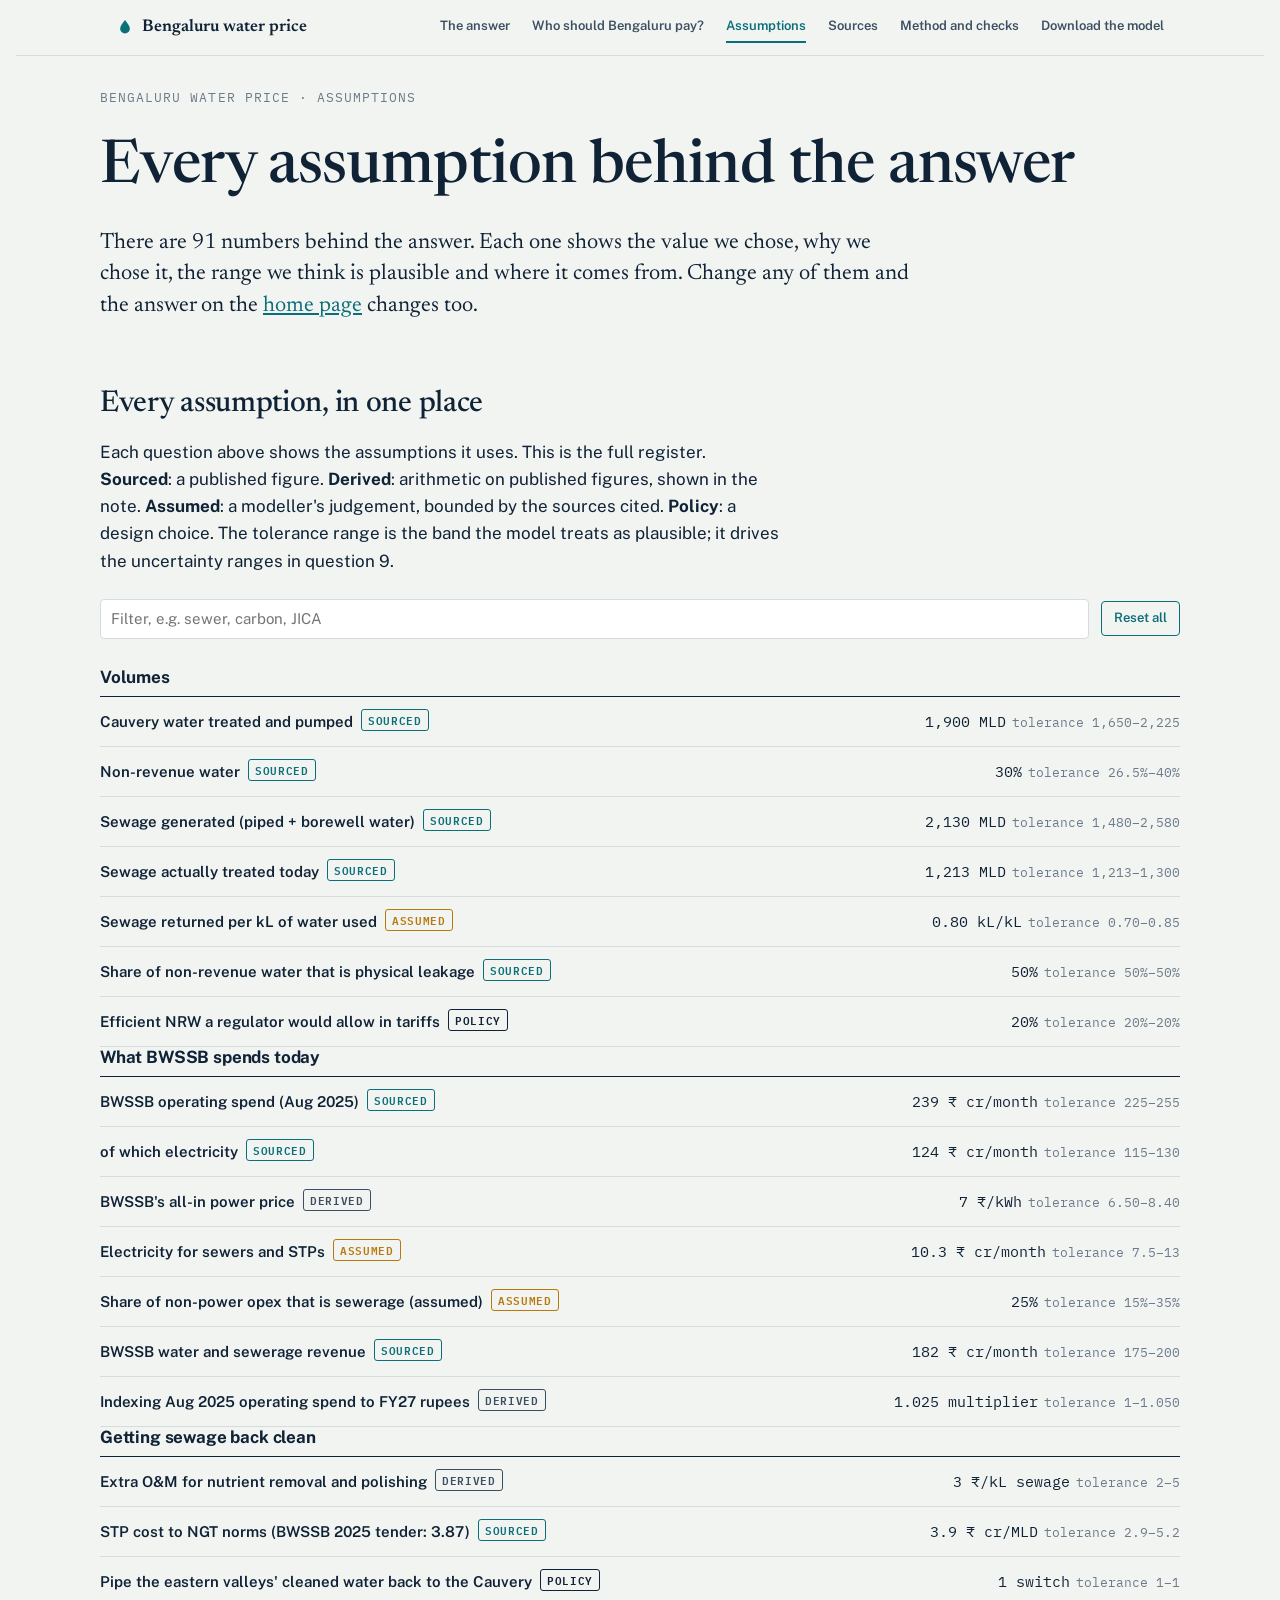
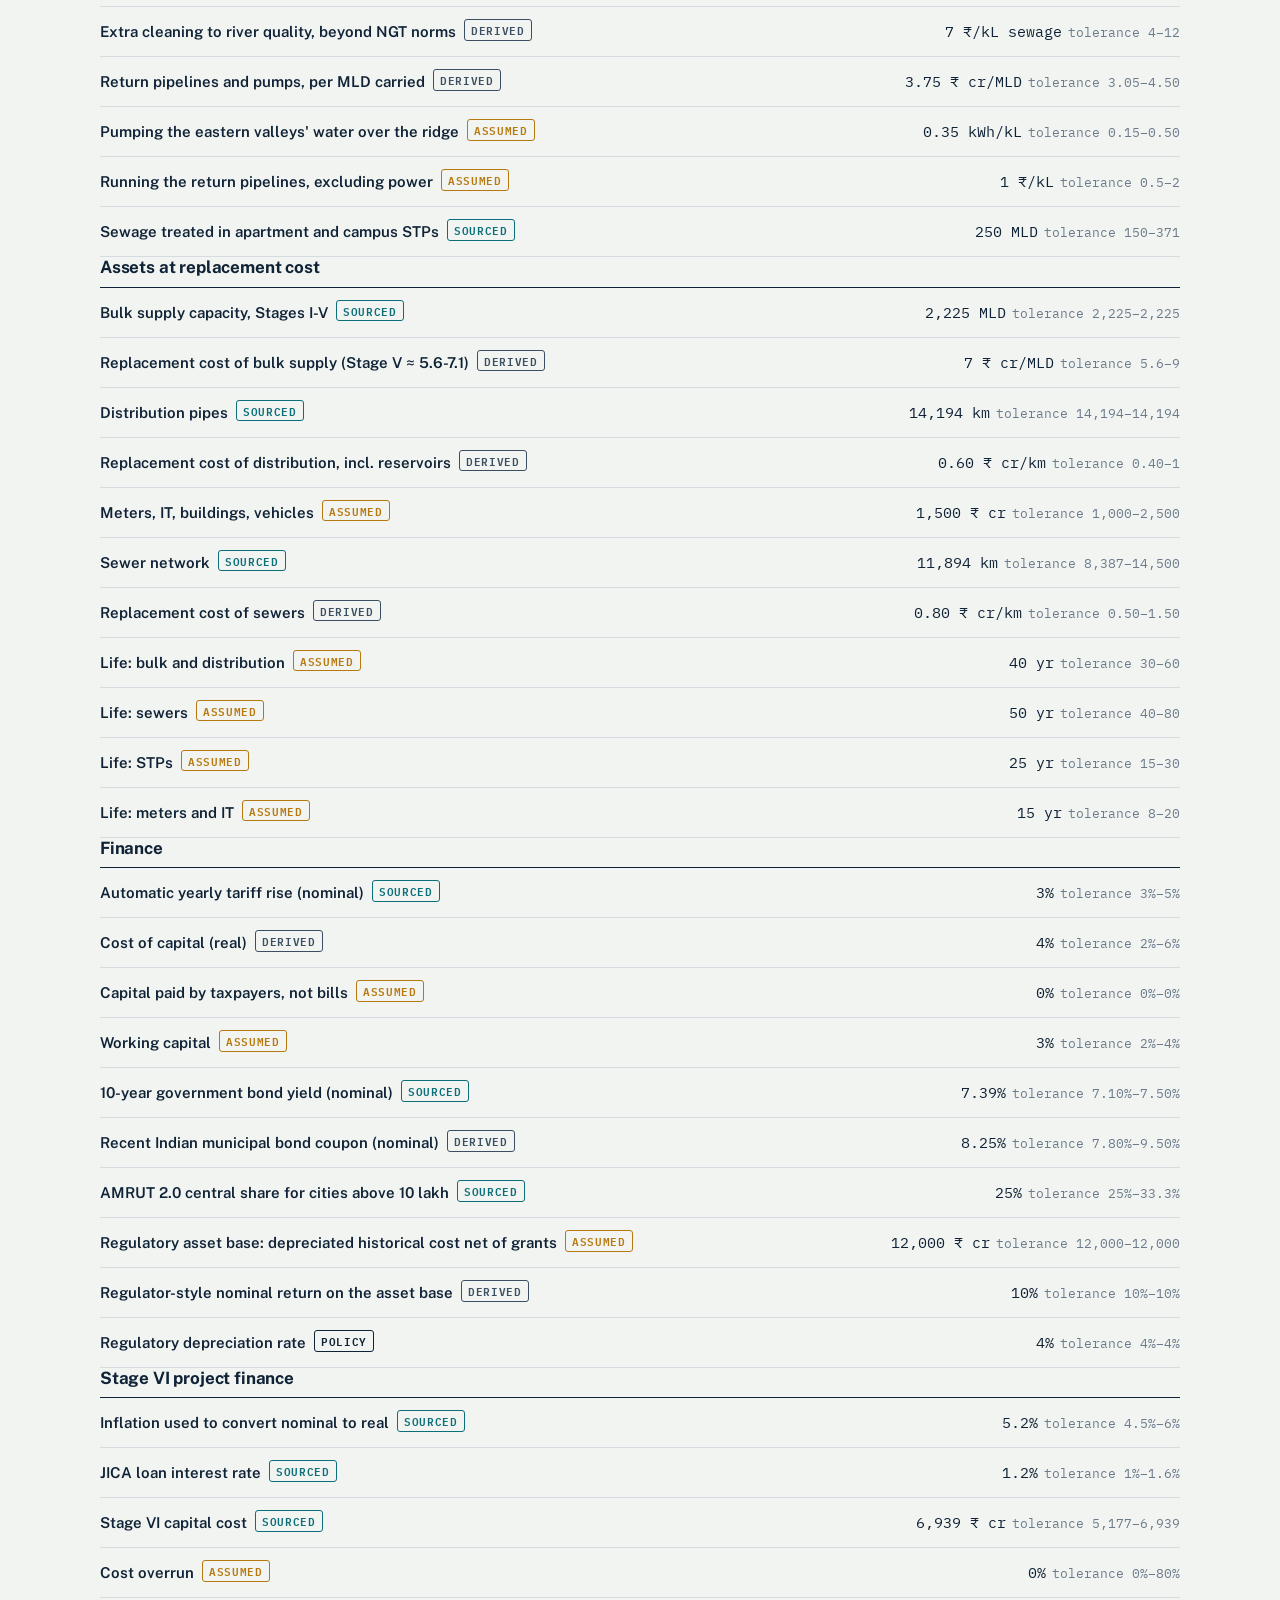
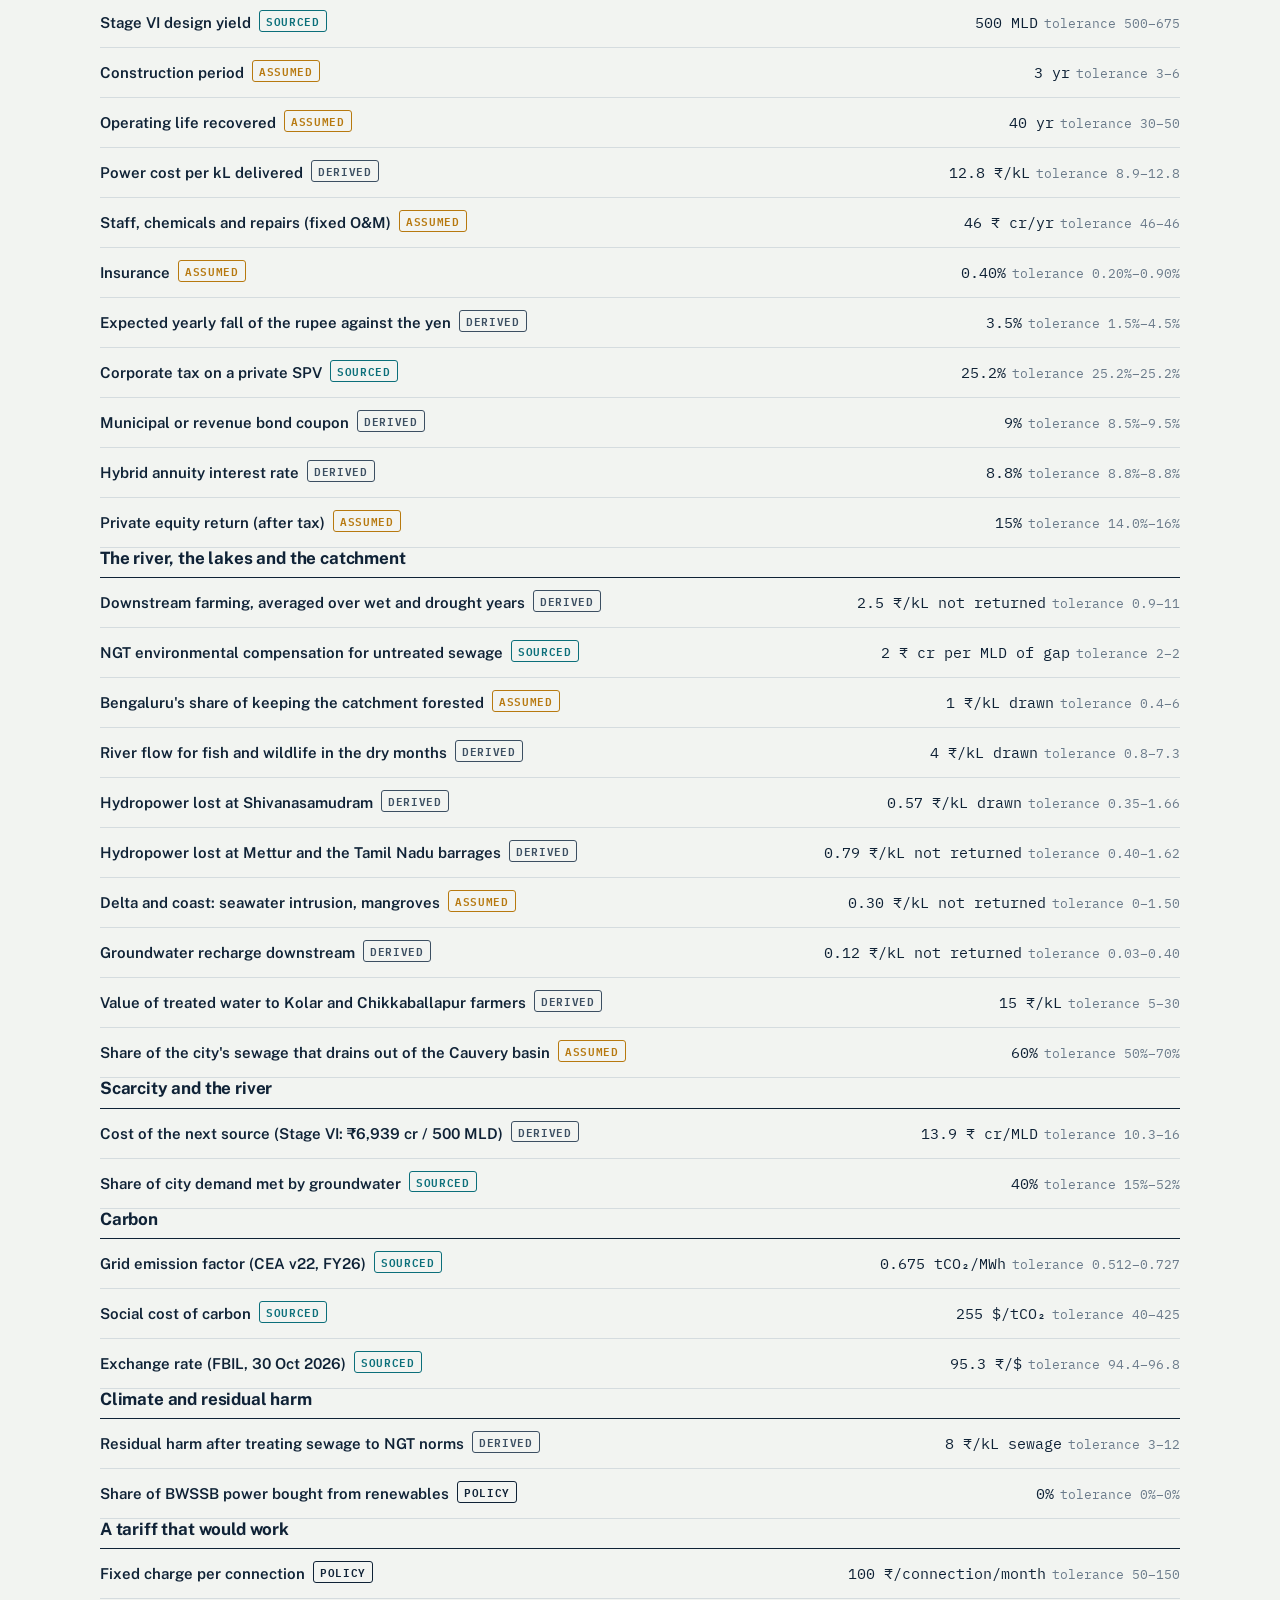
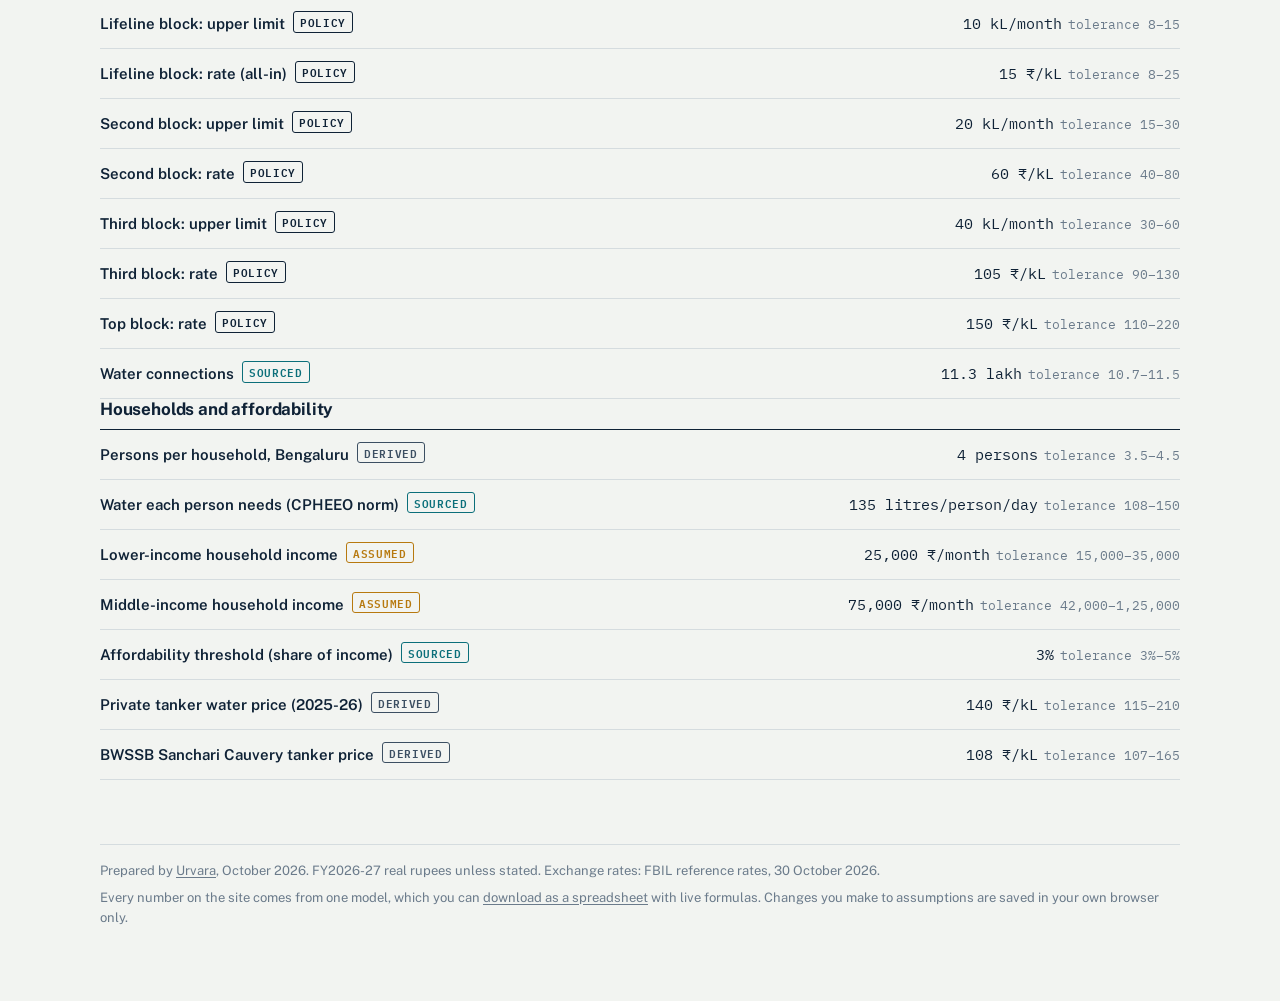
<file: assumptions.html>
<!doctype html>
<html lang="en">
<head>
<meta charset="utf-8">
<meta name="viewport" content="width=device-width,initial-scale=1,viewport-fit=cover">
<title>Assumptions · Bengaluru water price</title>
<meta name="description" content="Every assumption behind the Bengaluru water price model, with sources, ranges and reasons.">
<meta property="og:title" content="Assumptions · Bengaluru water price">
<meta property="og:description" content="Every assumption behind the Bengaluru water price model, with sources, ranges and reasons.">
<link rel="icon" href="data:image/svg+xml,%3Csvg%20xmlns%3D%22http%3A%2F%2Fwww.w3.org%2F2000%2Fsvg%22%20viewBox%3D%220%200%2024%2024%22%3E%3Cpath%20d%3D%22M12%202.5c3.6%204.6%206.5%208.3%206.5%2011.7a6.5%206.5%200%200%201-13%200C5.5%2010.8%208.4%207.1%2012%202.5z%22%20fill%3D%22%230b6f7a%22%2F%3E%3C%2Fsvg%3E">
<link rel="preconnect" href="https://fonts.googleapis.com">
<link rel="preconnect" href="https://fonts.gstatic.com" crossorigin>
<link rel="stylesheet" href="https://fonts.googleapis.com/css2?family=Newsreader:opsz,wght@6..72,400;6..72,500;6..72,600&family=Public+Sans:ital,wght@0,400;0,500;0,600;0,700;1,400&family=IBM+Plex+Mono:wght@400;500&display=swap">
<link rel="stylesheet" href="assets/site.css">
<style>html,body{margin:0}[hidden]{display:none!important}img{max-width:100%}</style>
</head>
<body>
<nav class="site-nav" aria-label="Site"><div class="in" style="padding-left:max(16px,env(safe-area-inset-left,0px));padding-right:max(16px,env(safe-area-inset-right,0px))"><a class="brand" href="index.html"><svg viewBox="0 0 24 24" aria-hidden="true"><path d="M12 2.5c3.6 4.6 6.5 8.3 6.5 11.7a6.5 6.5 0 0 1-13 0C5.5 10.8 8.4 7.1 12 2.5z" fill="var(--water)"/></svg>Bengaluru water price</a><a class="l" href="index.html">The answer</a><a class="l" href="watershed.html">Who should Bengaluru pay?</a><a class="l" href="assumptions.html" aria-current="page">Assumptions</a><a class="l" href="sources.html">Sources</a><a class="l" href="method.html">Method and checks</a><a class="l" href="downloads/bengaluru-water-price-model.xlsx" download>Download the model</a></div></nav>
<div class="wrap" id="top">
<header class="hero"><div class="eyebrow">Bengaluru water price · Assumptions</div><h1>Every assumption behind the answer</h1>
<div class="lede col prose"><p>There are 91 numbers behind the answer. Each one shows the value we chose, why we chose it, the range we think is plausible and where it comes from. Change any of them and the answer on the <a href="index.html">home page</a> changes too.</p></div></header><section id="assumptions">
  <div class="col prose">
    <h2>Every assumption, in one place</h2>
    <p>Each question above shows the assumptions it uses. This is the full register. <b>Sourced</b>: a published figure. <b>Derived</b>: arithmetic on published figures, shown in the note. <b>Assumed</b>: a modeller's judgement, bounded by the sources cited. <b>Policy</b>: a design choice. The tolerance range is the band the model treats as plausible; it drives the uncertainty ranges in question 9.</p>
  </div>
  <div class="reg">
    <div class="reg-tools"><input type="search" id="reg-search" placeholder="Filter, e.g. sewer, carbon, JICA" aria-label="Filter assumptions"><span class="changed changed-count" hidden></span><button class="btn" type="button" data-reset-all>Reset all</button></div>
    <div id="register"></div>
  </div>
</section>
<footer>
  <span>Prepared by <a href="https://urvara.life">Urvara</a>, October 2026. FY2026-27 real rupees unless stated. Exchange rates: FBIL reference rates, 30 October 2026.</span>
  <span>Every number on the site comes from one model, which you can <a href="downloads/bengaluru-water-price-model.xlsx" download>download as a spreadsheet</a> with live formulas. Changes you make to assumptions are saved in your own browser only.</span>
</footer>
</div>
<div id="pop" hidden role="dialog" aria-modal="false" aria-labelledby="pop-h"></div>
<script src="assets/app.js"></script>
</body>
</html>
</file>
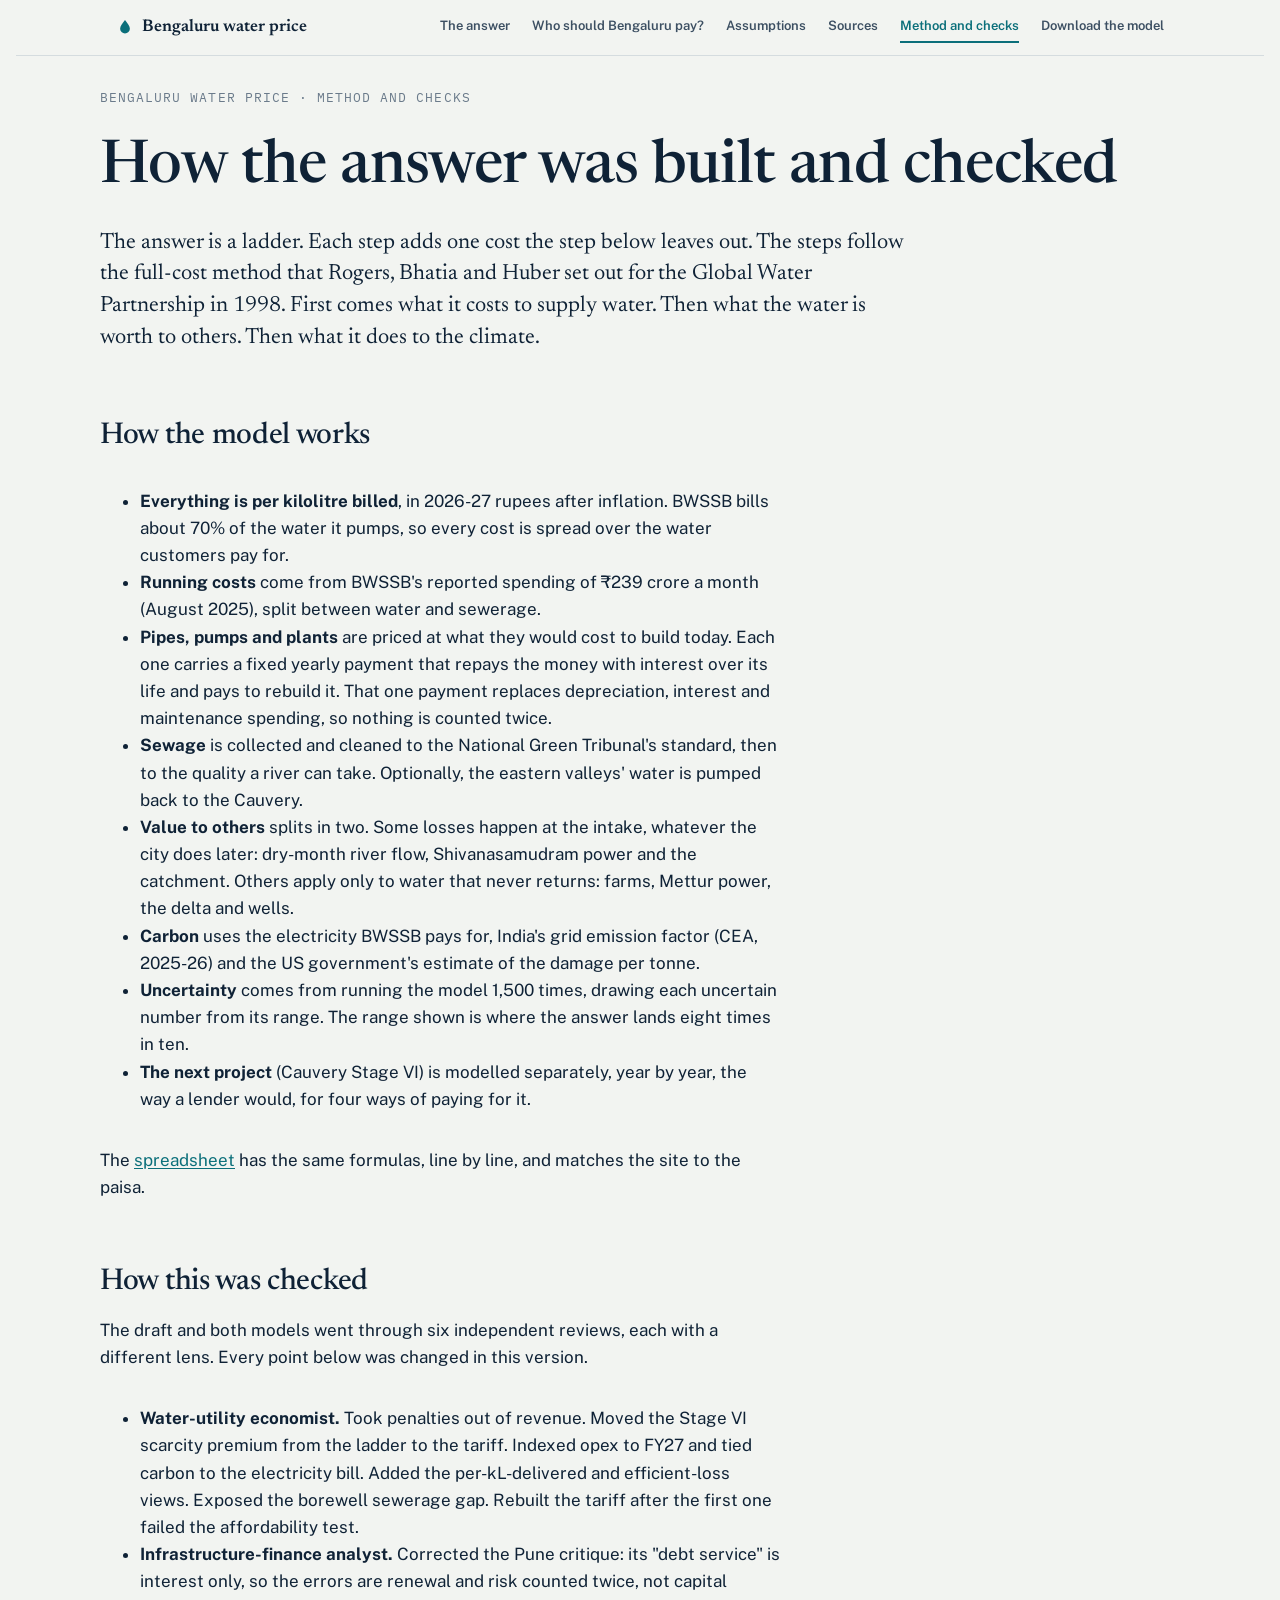
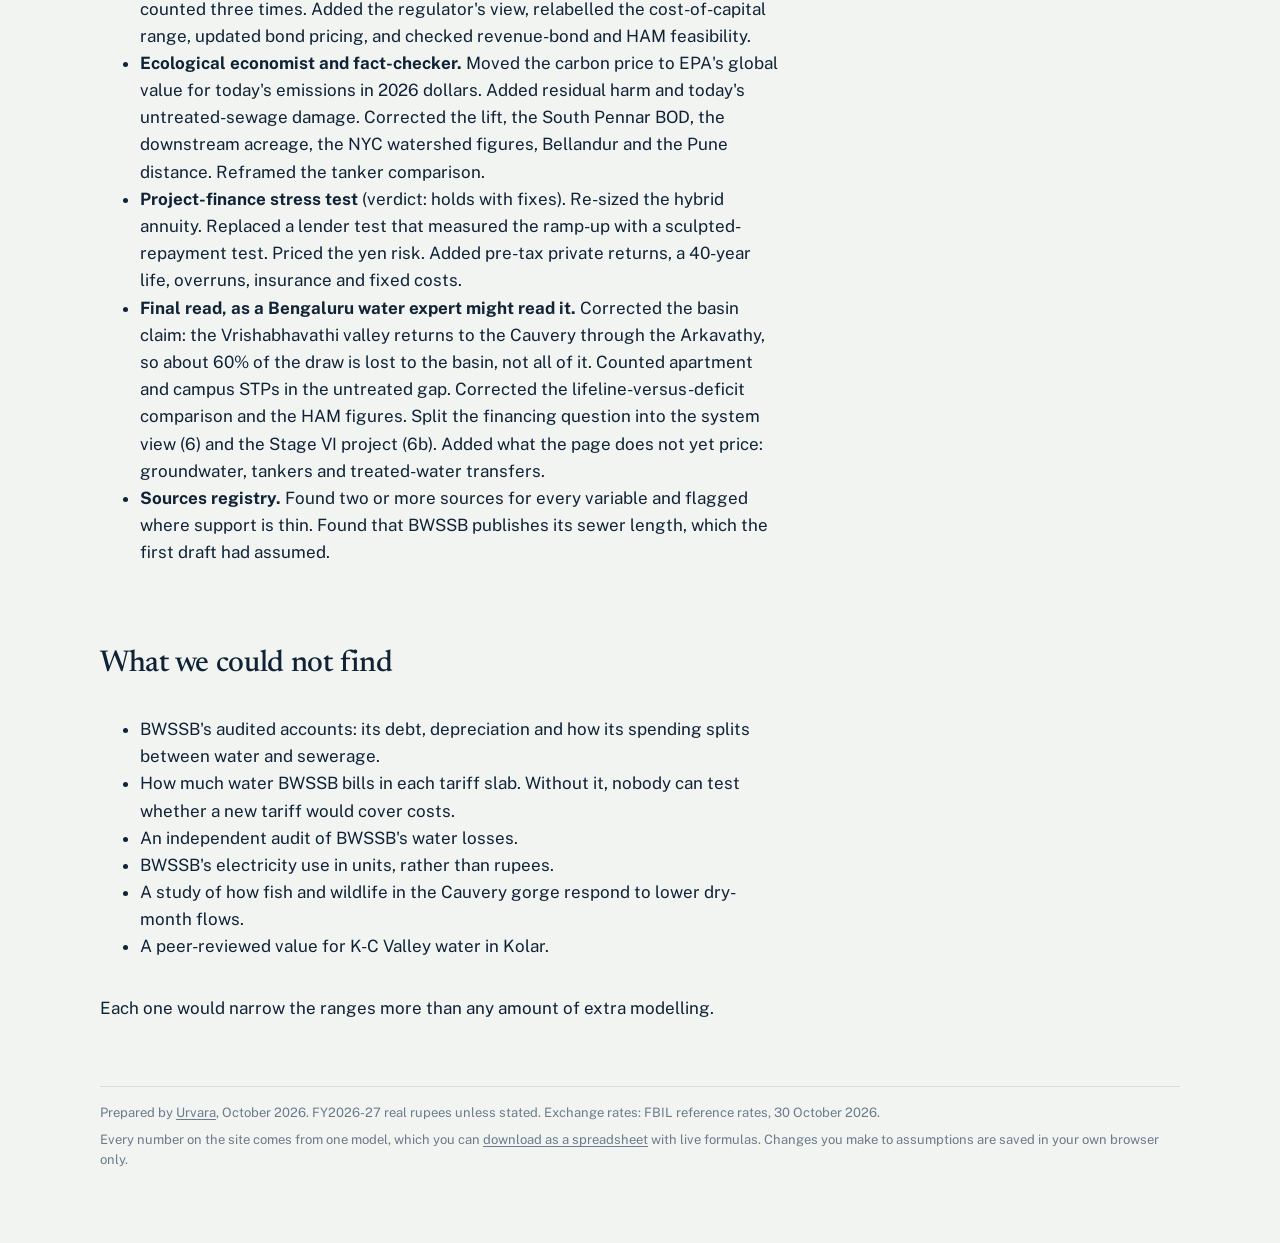
<file: method.html>
<!doctype html>
<html lang="en">
<head>
<meta charset="utf-8">
<meta name="viewport" content="width=device-width,initial-scale=1,viewport-fit=cover">
<title>Method and checks · Bengaluru water price</title>
<meta name="description" content="How the Bengaluru water price model was built, reviewed and checked.">
<meta property="og:title" content="Method and checks · Bengaluru water price">
<meta property="og:description" content="How the Bengaluru water price model was built, reviewed and checked.">
<link rel="icon" href="data:image/svg+xml,%3Csvg%20xmlns%3D%22http%3A%2F%2Fwww.w3.org%2F2000%2Fsvg%22%20viewBox%3D%220%200%2024%2024%22%3E%3Cpath%20d%3D%22M12%202.5c3.6%204.6%206.5%208.3%206.5%2011.7a6.5%206.5%200%200%201-13%200C5.5%2010.8%208.4%207.1%2012%202.5z%22%20fill%3D%22%230b6f7a%22%2F%3E%3C%2Fsvg%3E">
<link rel="preconnect" href="https://fonts.googleapis.com">
<link rel="preconnect" href="https://fonts.gstatic.com" crossorigin>
<link rel="stylesheet" href="https://fonts.googleapis.com/css2?family=Newsreader:opsz,wght@6..72,400;6..72,500;6..72,600&family=Public+Sans:ital,wght@0,400;0,500;0,600;0,700;1,400&family=IBM+Plex+Mono:wght@400;500&display=swap">
<link rel="stylesheet" href="assets/site.css">
<style>html,body{margin:0}[hidden]{display:none!important}img{max-width:100%}</style>
</head>
<body>
<nav class="site-nav" aria-label="Site"><div class="in" style="padding-left:max(16px,env(safe-area-inset-left,0px));padding-right:max(16px,env(safe-area-inset-right,0px))"><a class="brand" href="index.html"><svg viewBox="0 0 24 24" aria-hidden="true"><path d="M12 2.5c3.6 4.6 6.5 8.3 6.5 11.7a6.5 6.5 0 0 1-13 0C5.5 10.8 8.4 7.1 12 2.5z" fill="var(--water)"/></svg>Bengaluru water price</a><a class="l" href="index.html">The answer</a><a class="l" href="watershed.html">Who should Bengaluru pay?</a><a class="l" href="assumptions.html">Assumptions</a><a class="l" href="sources.html">Sources</a><a class="l" href="method.html" aria-current="page">Method and checks</a><a class="l" href="downloads/bengaluru-water-price-model.xlsx" download>Download the model</a></div></nav>
<div class="wrap" id="top">
<header class="hero"><div class="eyebrow">Bengaluru water price · Method and checks</div><h1>How the answer was built and checked</h1>
<div class="lede col prose"><p>The answer is a ladder. Each step adds one cost the step below leaves out. The steps follow the full-cost method that Rogers, Bhatia and Huber set out for the Global Water Partnership in 1998. First comes what it costs to supply water. Then what the water is worth to others. Then what it does to the climate.</p></div></header>
<section><div class="col prose">
<h2>How the model works</h2>
<ul>
<li><b>Everything is per kilolitre billed</b>, in 2026-27 rupees after inflation. BWSSB bills about 70% of the water it pumps, so every cost is spread over the water customers pay for.</li>
<li><b>Running costs</b> come from BWSSB's reported spending of ₹239 crore a month (August 2025), split between water and sewerage.</li>
<li><b>Pipes, pumps and plants</b> are priced at what they would cost to build today. Each one carries a fixed yearly payment that repays the money with interest over its life and pays to rebuild it. That one payment replaces depreciation, interest and maintenance spending, so nothing is counted twice.</li>
<li><b>Sewage</b> is collected and cleaned to the National Green Tribunal's standard, then to the quality a river can take. Optionally, the eastern valleys' water is pumped back to the Cauvery.</li>
<li><b>Value to others</b> splits in two. Some losses happen at the intake, whatever the city does later: dry-month river flow, Shivanasamudram power and the catchment. Others apply only to water that never returns: farms, Mettur power, the delta and wells.</li>
<li><b>Carbon</b> uses the electricity BWSSB pays for, India's grid emission factor (CEA, 2025-26) and the US government's estimate of the damage per tonne.</li>
<li><b>Uncertainty</b> comes from running the model 1,500 times, drawing each uncertain number from its range. The range shown is where the answer lands eight times in ten.</li>
<li><b>The next project</b> (Cauvery Stage VI) is modelled separately, year by year, the way a lender would, for four ways of paying for it.</li>
</ul>
<p>The <a href="downloads/bengaluru-water-price-model.xlsx" download>spreadsheet</a> has the same formulas, line by line, and matches the site to the paisa.</p>
</div></section>
<section id="checked">
  <div class="col prose">
    <h2>How this was checked</h2>
    <p>The draft and both models went through six independent reviews, each with a different lens. Every point below was changed in this version.</p>
    <ul>
      <li><b>Water-utility economist.</b> Took penalties out of revenue. Moved the Stage VI scarcity premium from the ladder to the tariff. Indexed opex to FY27 and tied carbon to the electricity bill. Added the per-kL-delivered and efficient-loss views. Exposed the borewell sewerage gap. Rebuilt the tariff after the first one failed the affordability test.</li>
      <li><b>Infrastructure-finance analyst.</b> Corrected the Pune critique: its "debt service" is interest only, so the errors are renewal and risk counted twice, not capital counted three times. Added the regulator's view, relabelled the cost-of-capital range, updated bond pricing, and checked revenue-bond and HAM feasibility.</li>
      <li><b>Ecological economist and fact-checker.</b> Moved the carbon price to EPA's global value for today's emissions in 2026 dollars. Added residual harm and today's untreated-sewage damage. Corrected the lift, the South Pennar BOD, the downstream acreage, the NYC watershed figures, Bellandur and the Pune distance. Reframed the tanker comparison.</li>
      <li><b>Project-finance stress test</b> (verdict: holds with fixes). Re-sized the hybrid annuity. Replaced a lender test that measured the ramp-up with a sculpted-repayment test. Priced the yen risk. Added pre-tax private returns, a 40-year life, overruns, insurance and fixed costs.</li>
      <li><b>Final read, as a Bengaluru water expert might read it.</b> Corrected the basin claim: the Vrishabhavathi valley returns to the Cauvery through the Arkavathy, so about 60% of the draw is lost to the basin, not all of it. Counted apartment and campus STPs in the untreated gap. Corrected the lifeline-versus-deficit comparison and the HAM figures. Split the financing question into the system view (6) and the Stage VI project (6b). Added what the page does not yet price: groundwater, tankers and treated-water transfers.</li>
      <li><b>Sources registry.</b> Found two or more sources for every variable and flagged where support is thin. Found that BWSSB publishes its sewer length, which the first draft had assumed.</li>
    </ul>
  </div>
</section>
<section><div class="col prose"><h2>What we could not find</h2><ul>
<li>BWSSB's audited accounts: its debt, depreciation and how its spending splits between water and sewerage.</li>
<li>How much water BWSSB bills in each tariff slab. Without it, nobody can test whether a new tariff would cover costs.</li>
<li>An independent audit of BWSSB's water losses.</li>
<li>BWSSB's electricity use in units, rather than rupees.</li>
<li>A study of how fish and wildlife in the Cauvery gorge respond to lower dry-month flows.</li>
<li>A peer-reviewed value for K-C Valley water in Kolar.</li>
</ul><p>Each one would narrow the ranges more than any amount of extra modelling.</p></div></section>
<footer>
  <span>Prepared by <a href="https://urvara.life">Urvara</a>, October 2026. FY2026-27 real rupees unless stated. Exchange rates: FBIL reference rates, 30 October 2026.</span>
  <span>Every number on the site comes from one model, which you can <a href="downloads/bengaluru-water-price-model.xlsx" download>download as a spreadsheet</a> with live formulas. Changes you make to assumptions are saved in your own browser only.</span>
</footer>
</div>


</body>
</html>
</file>
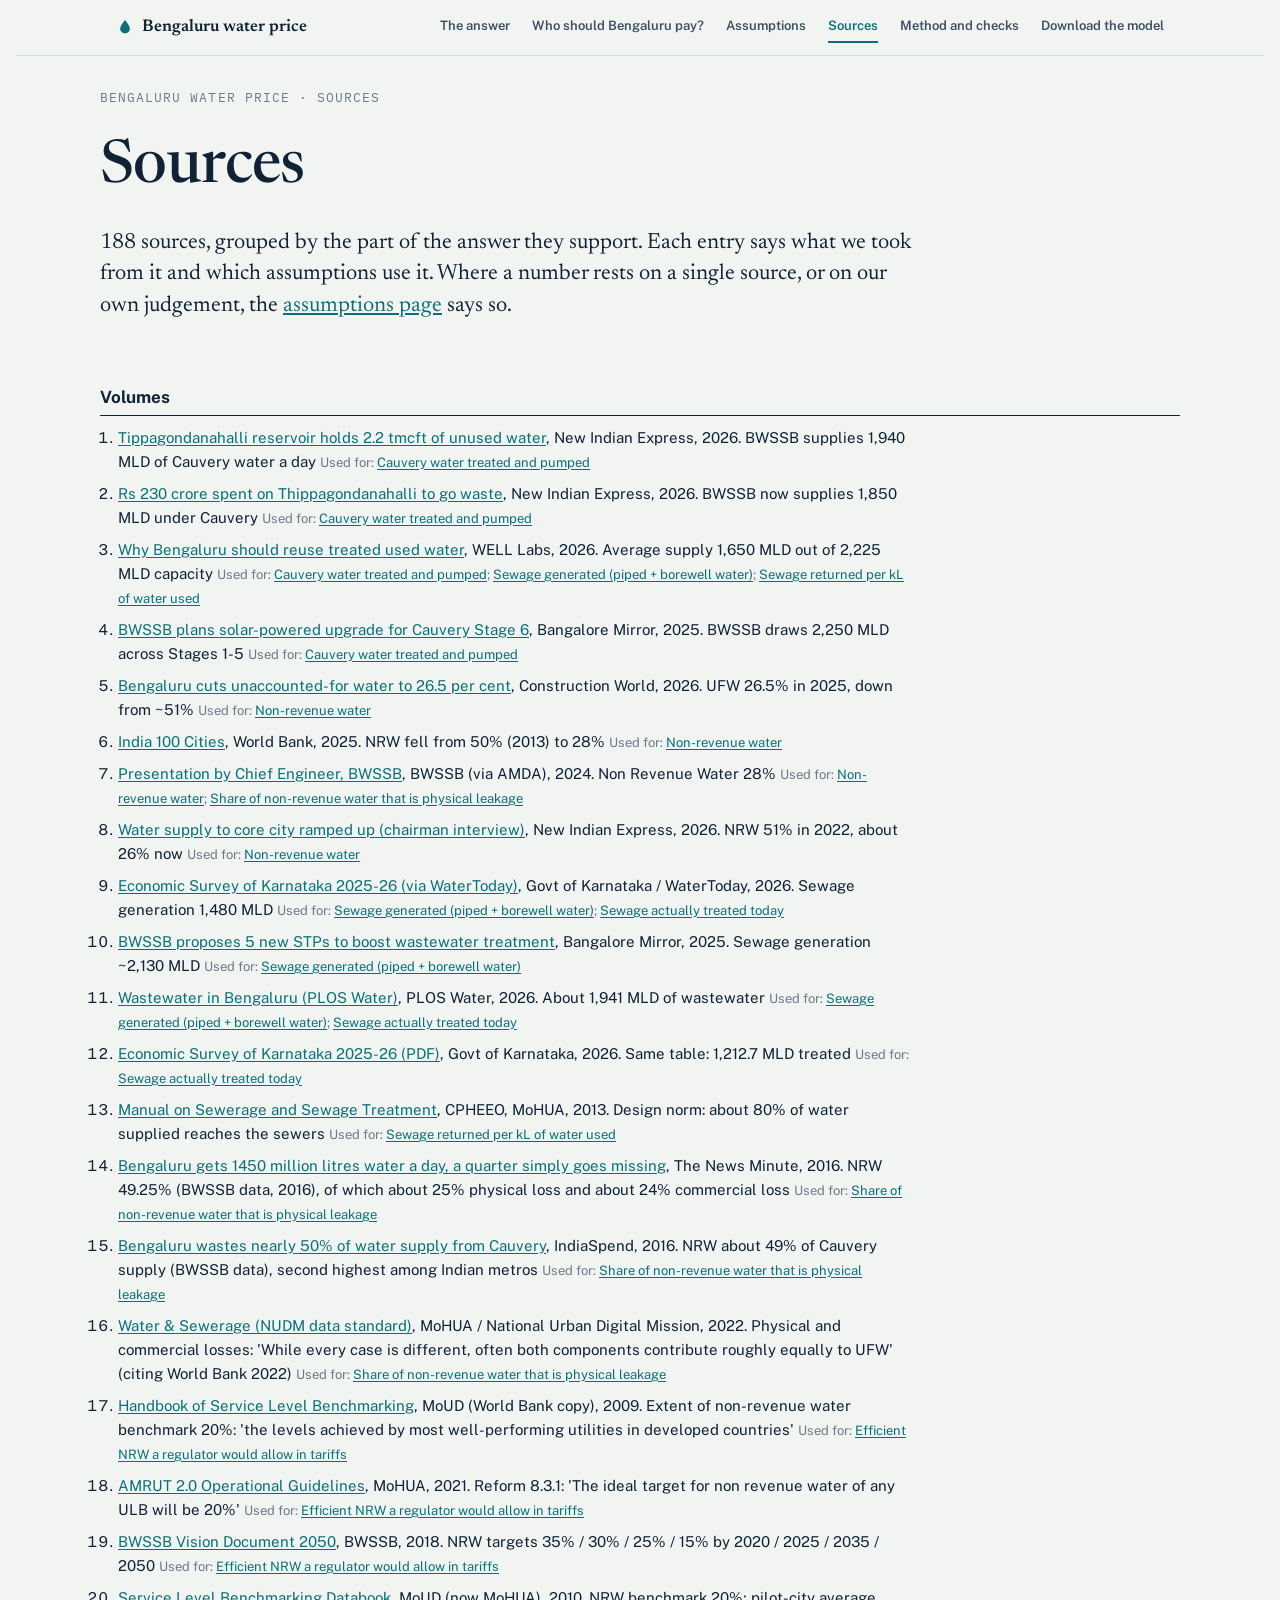
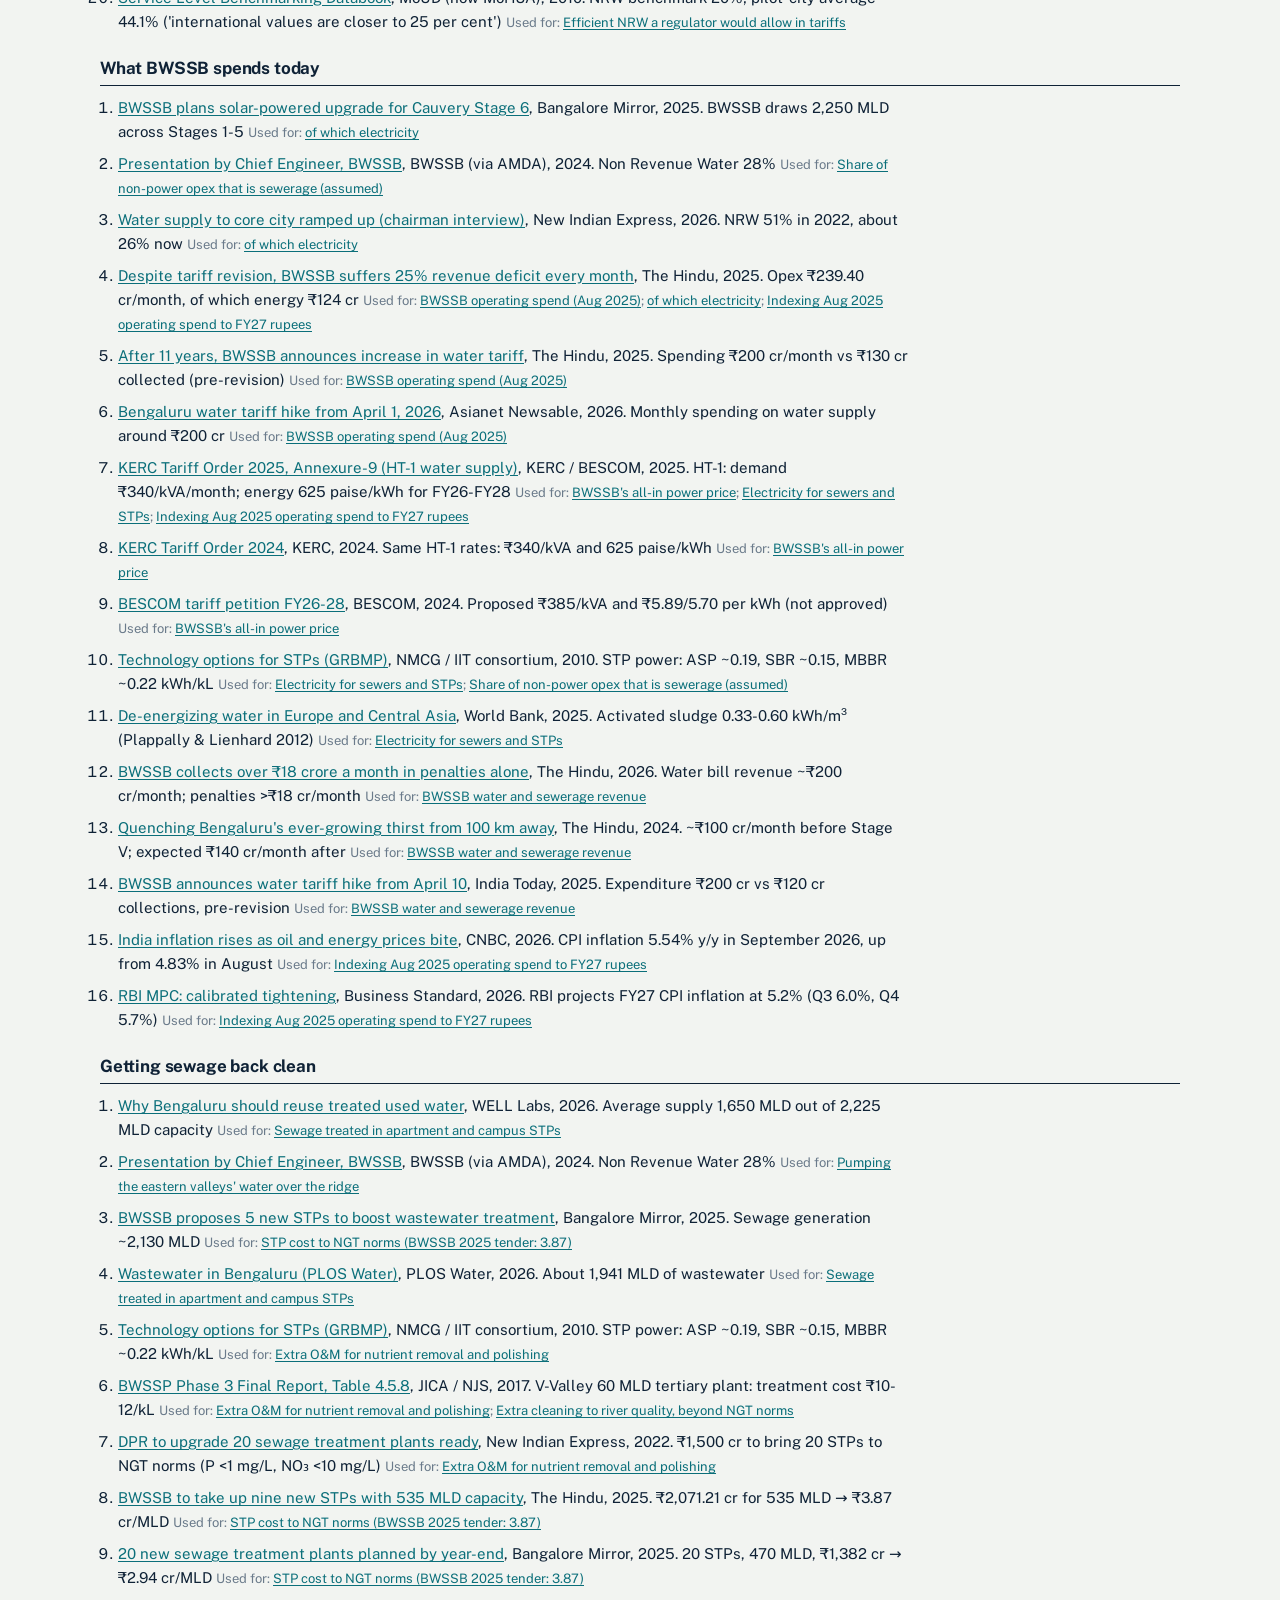
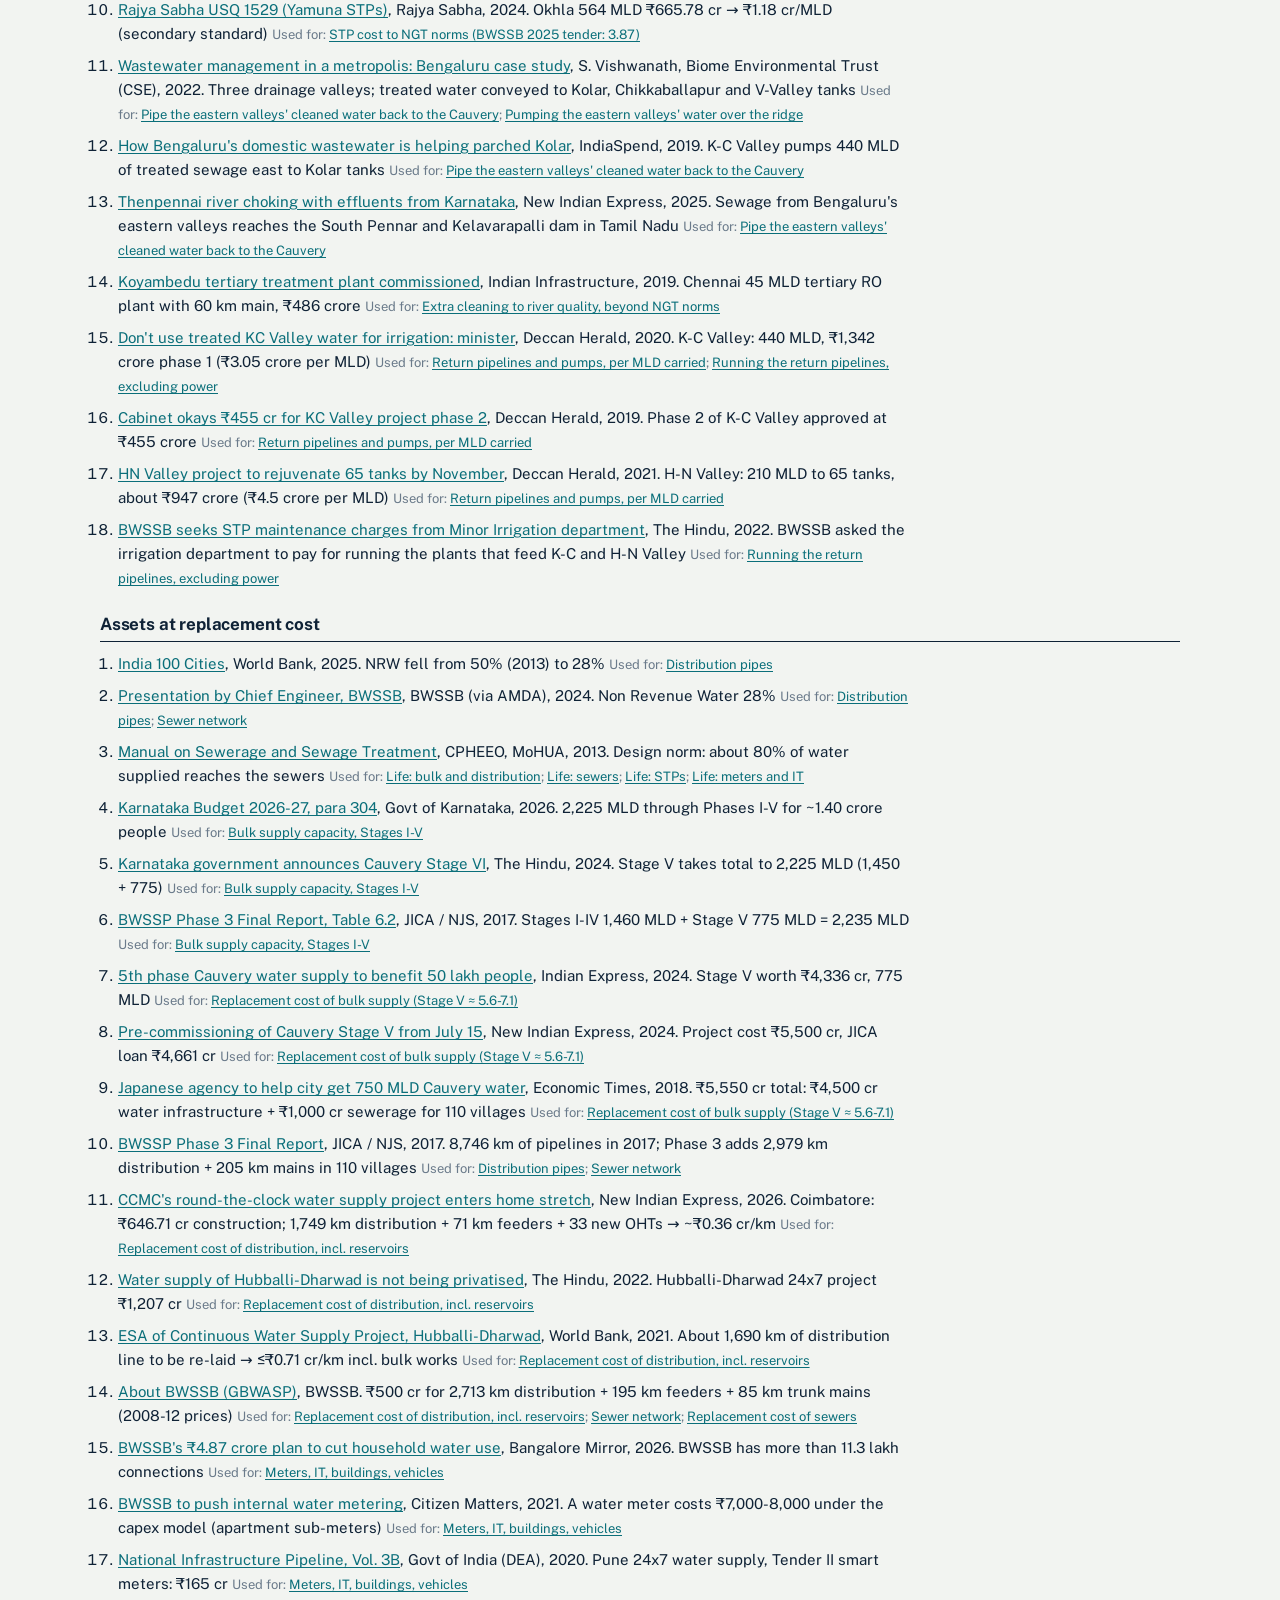
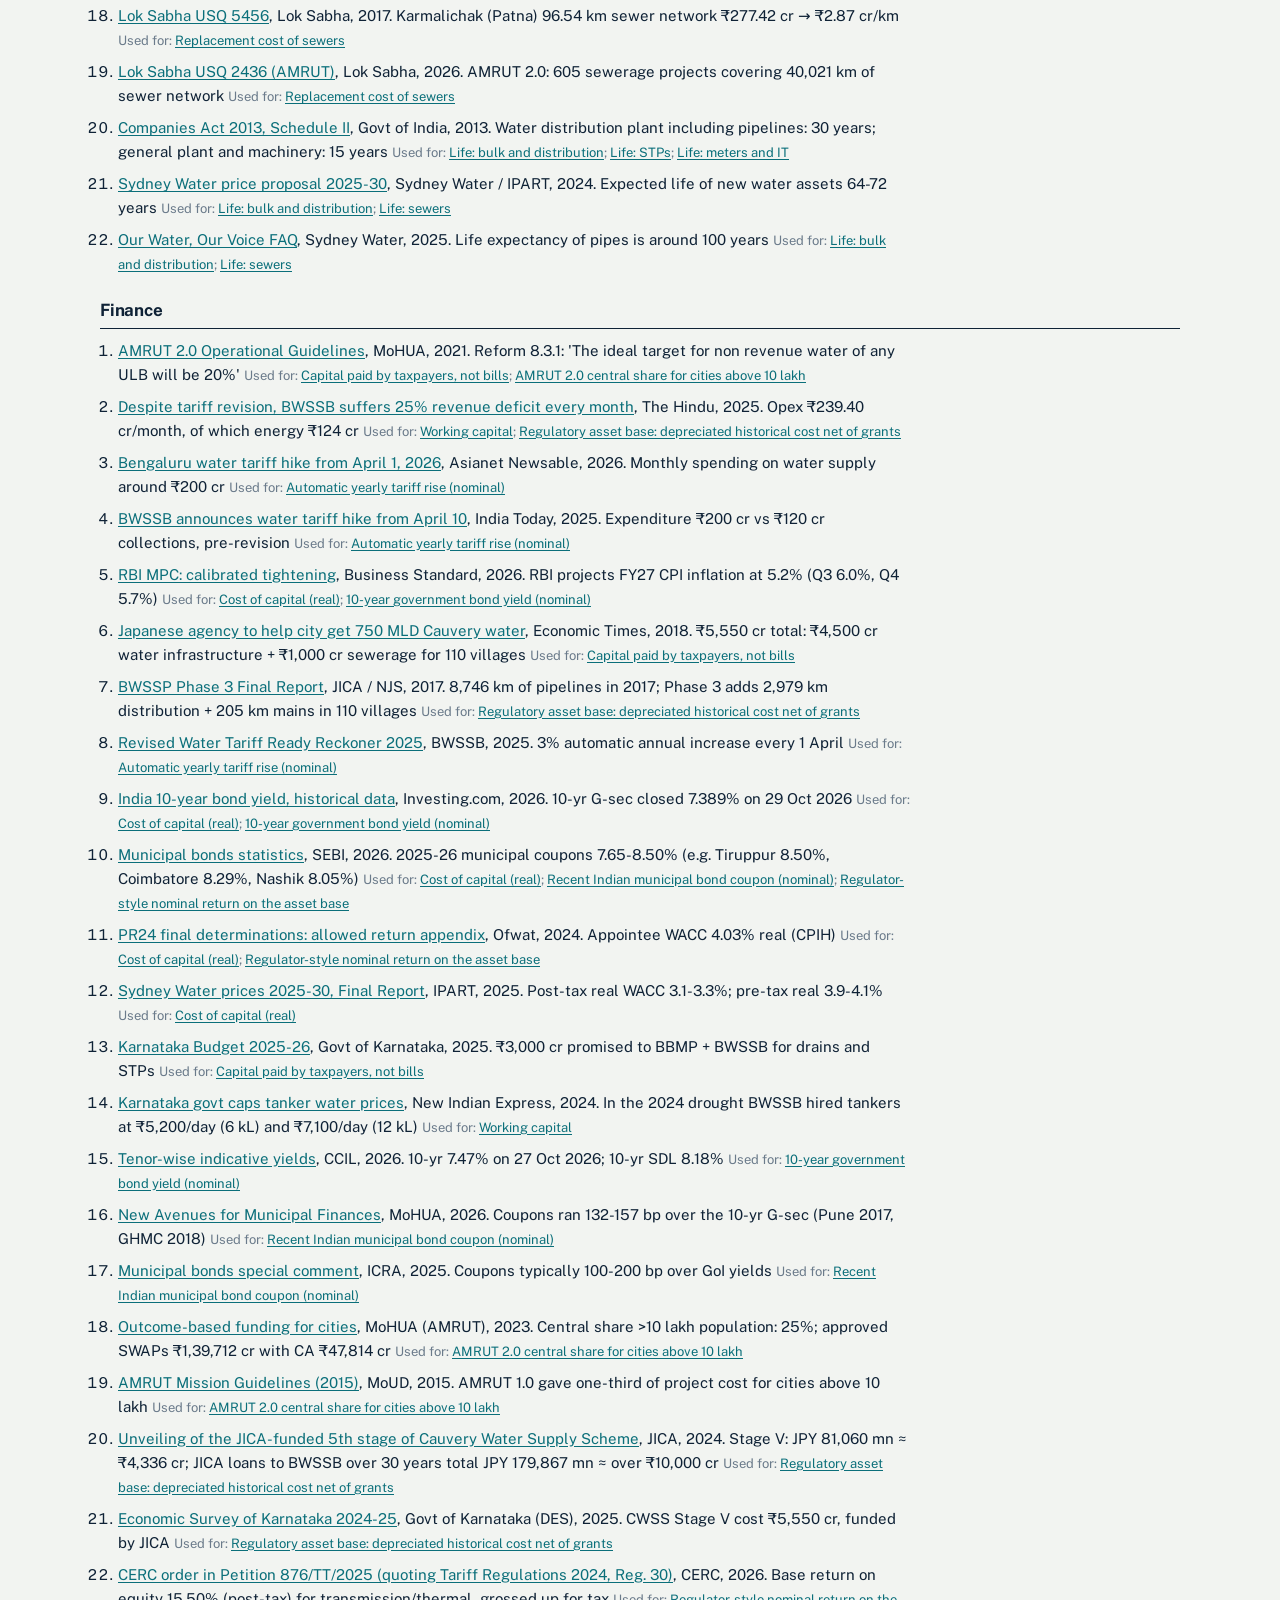
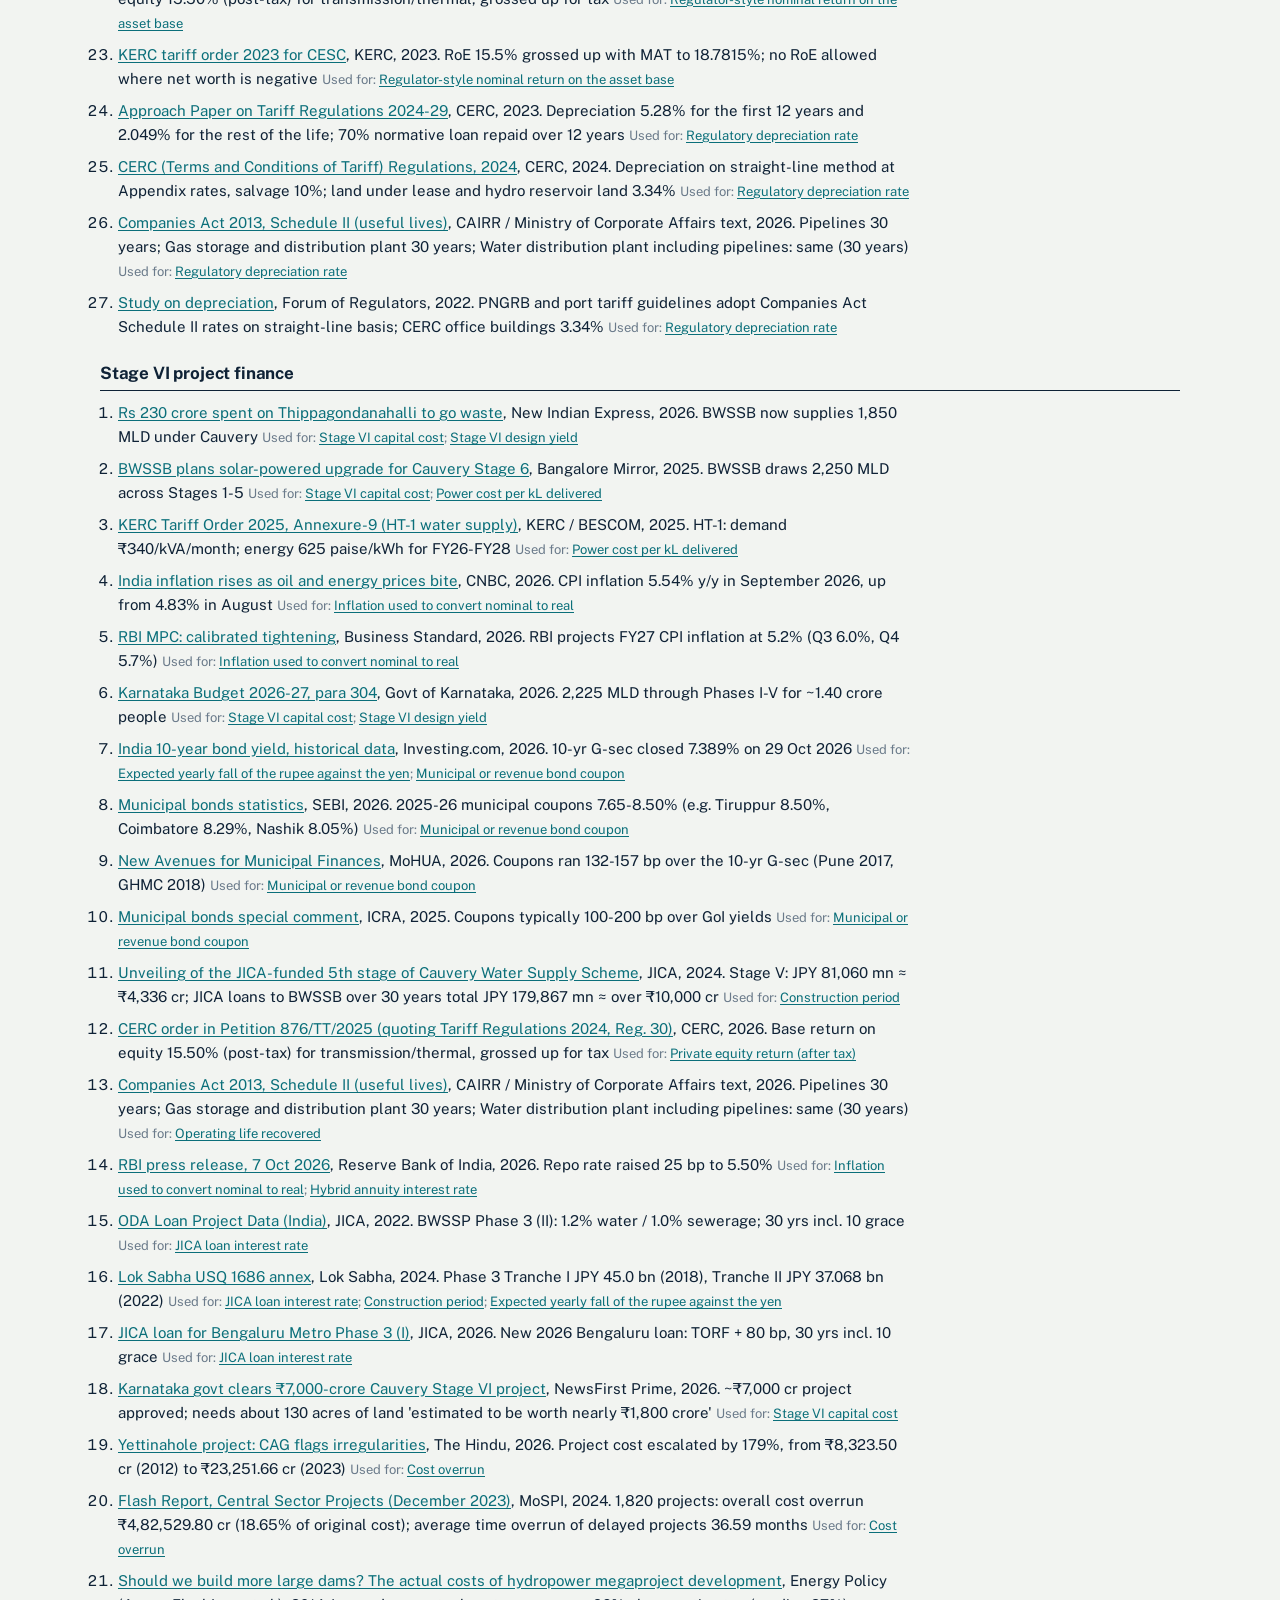
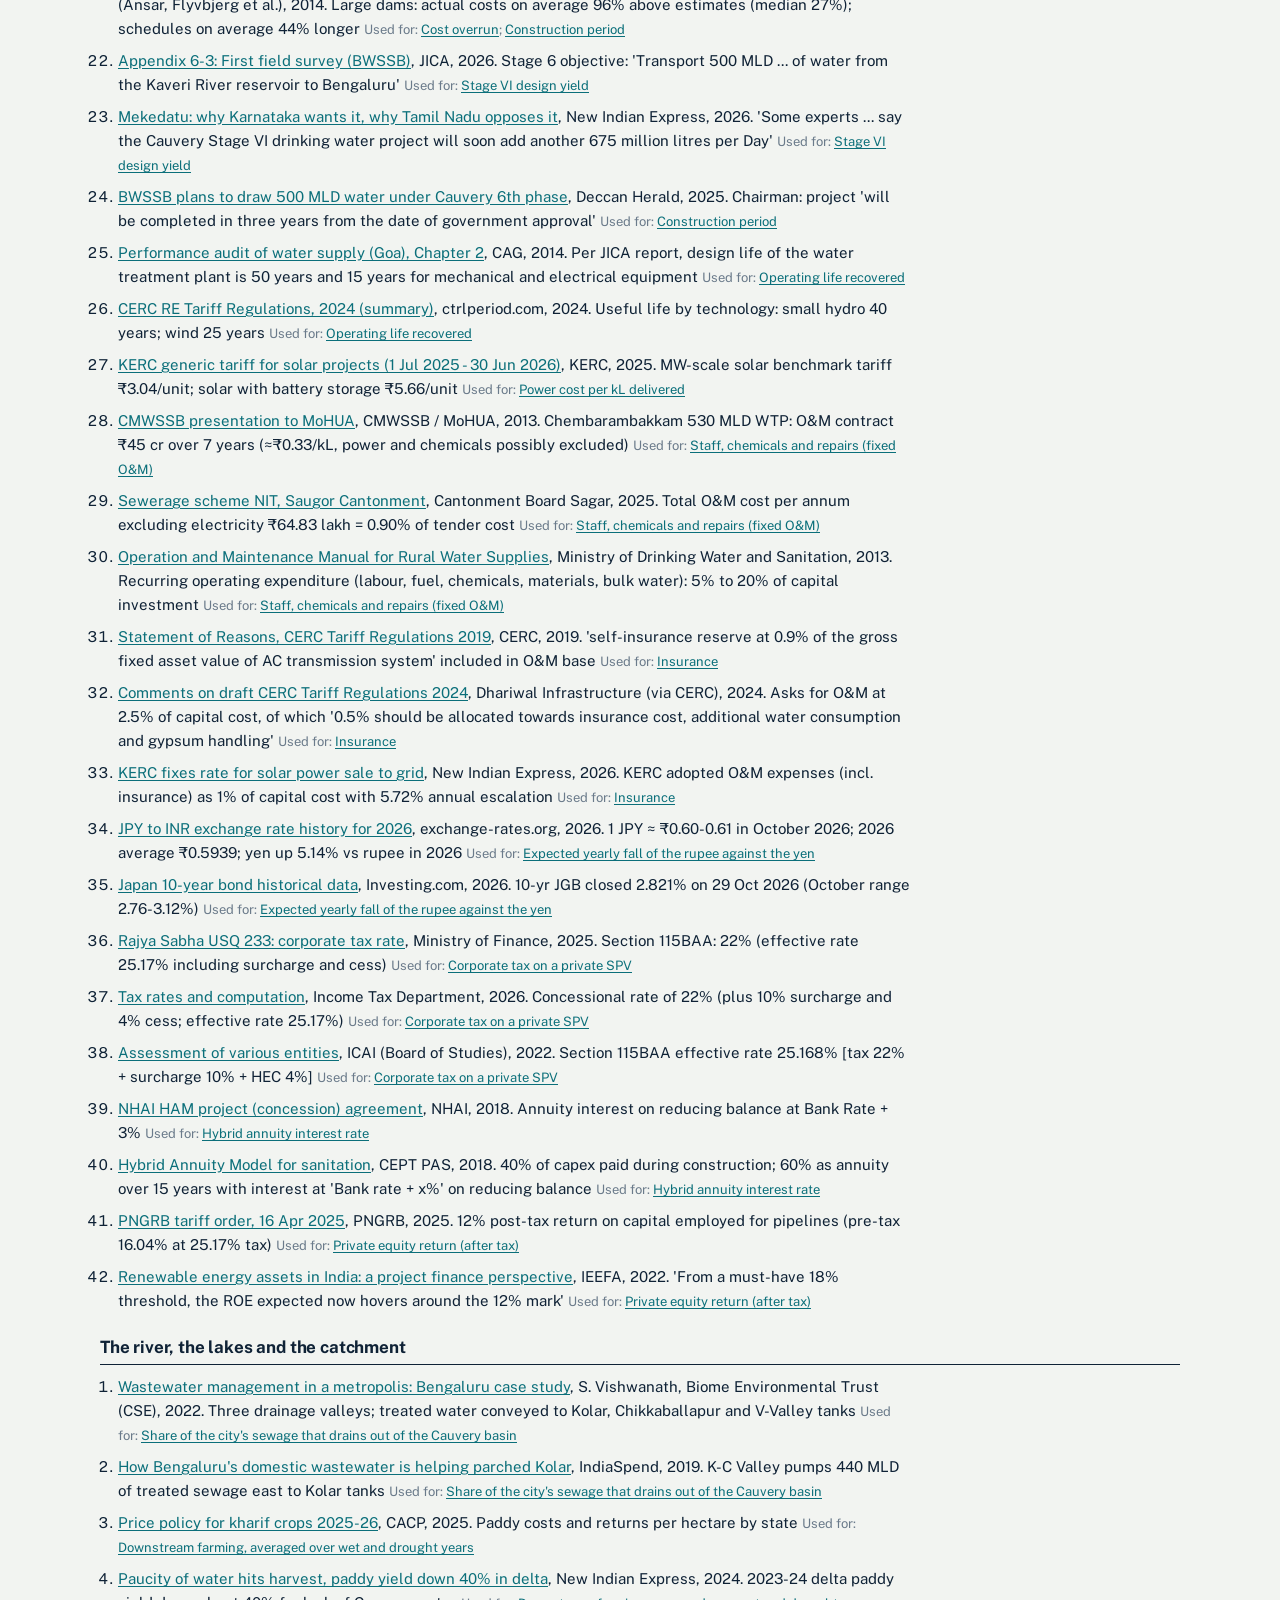
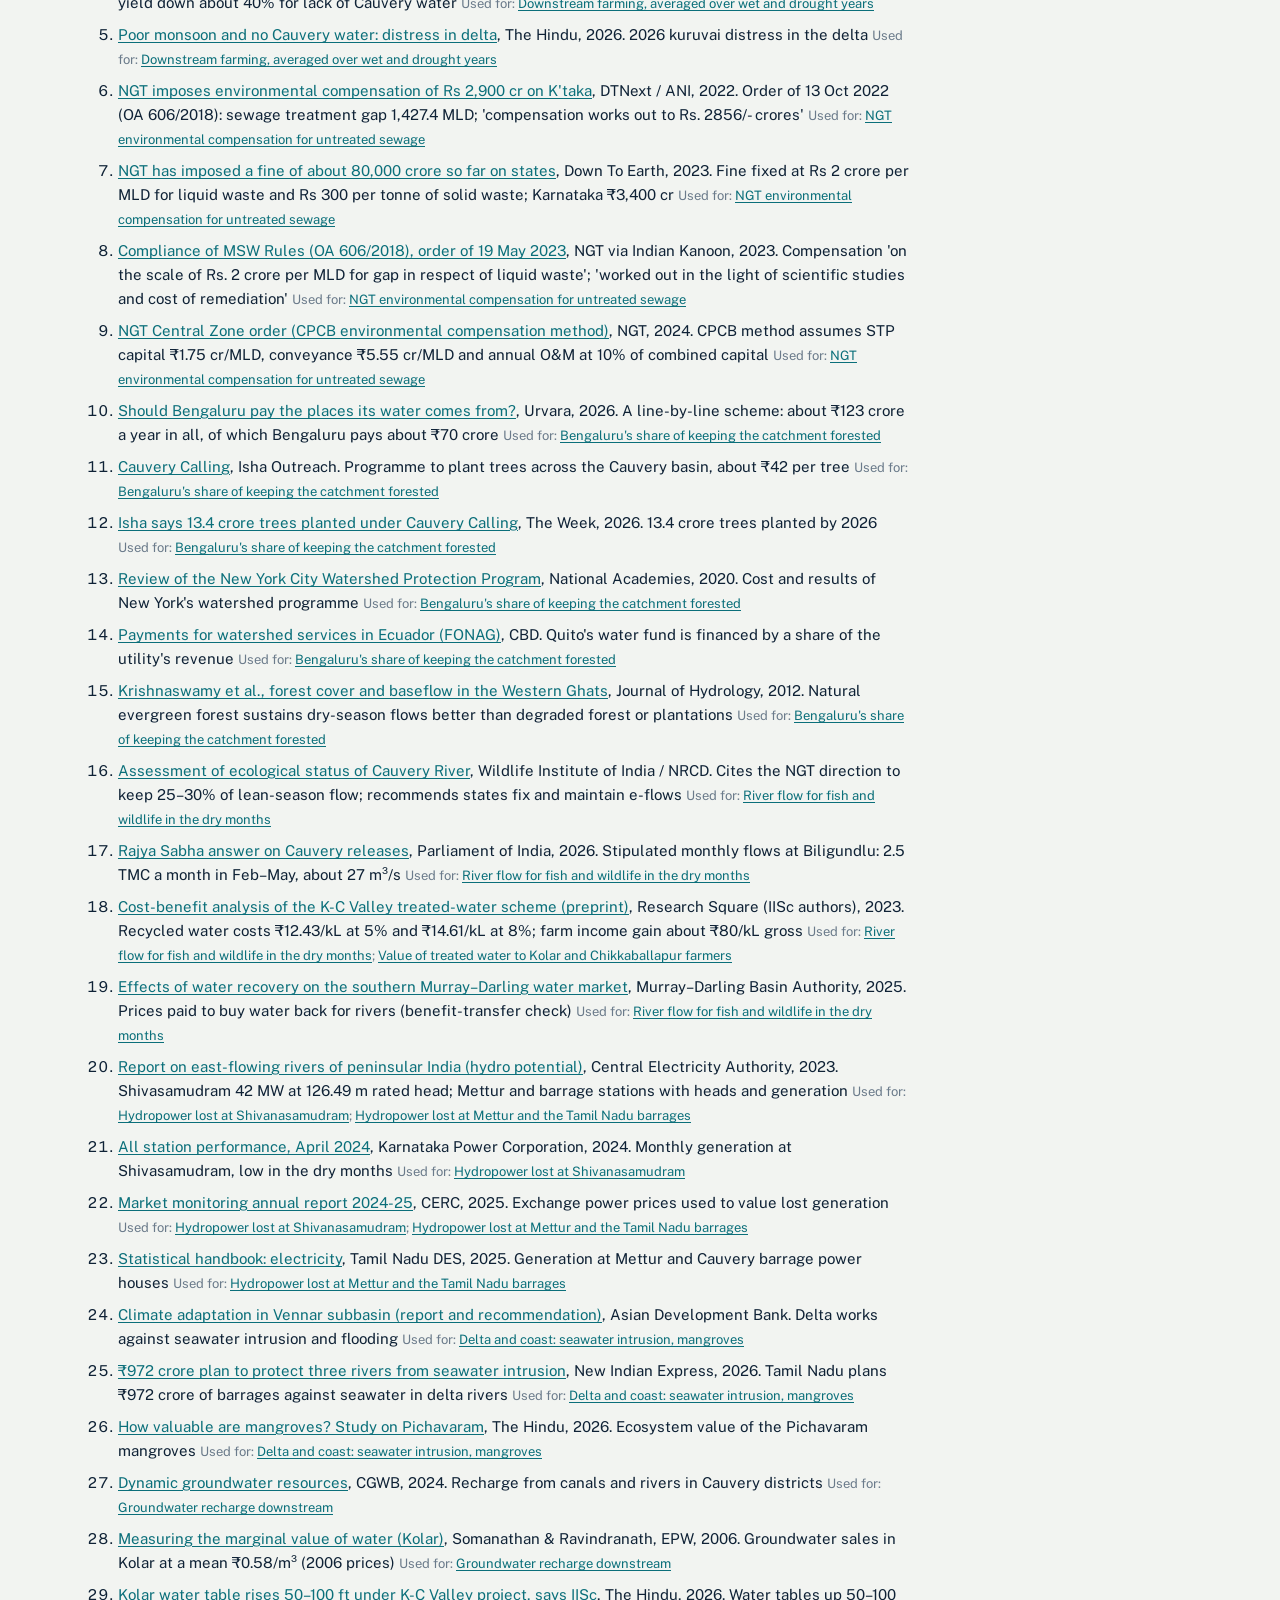
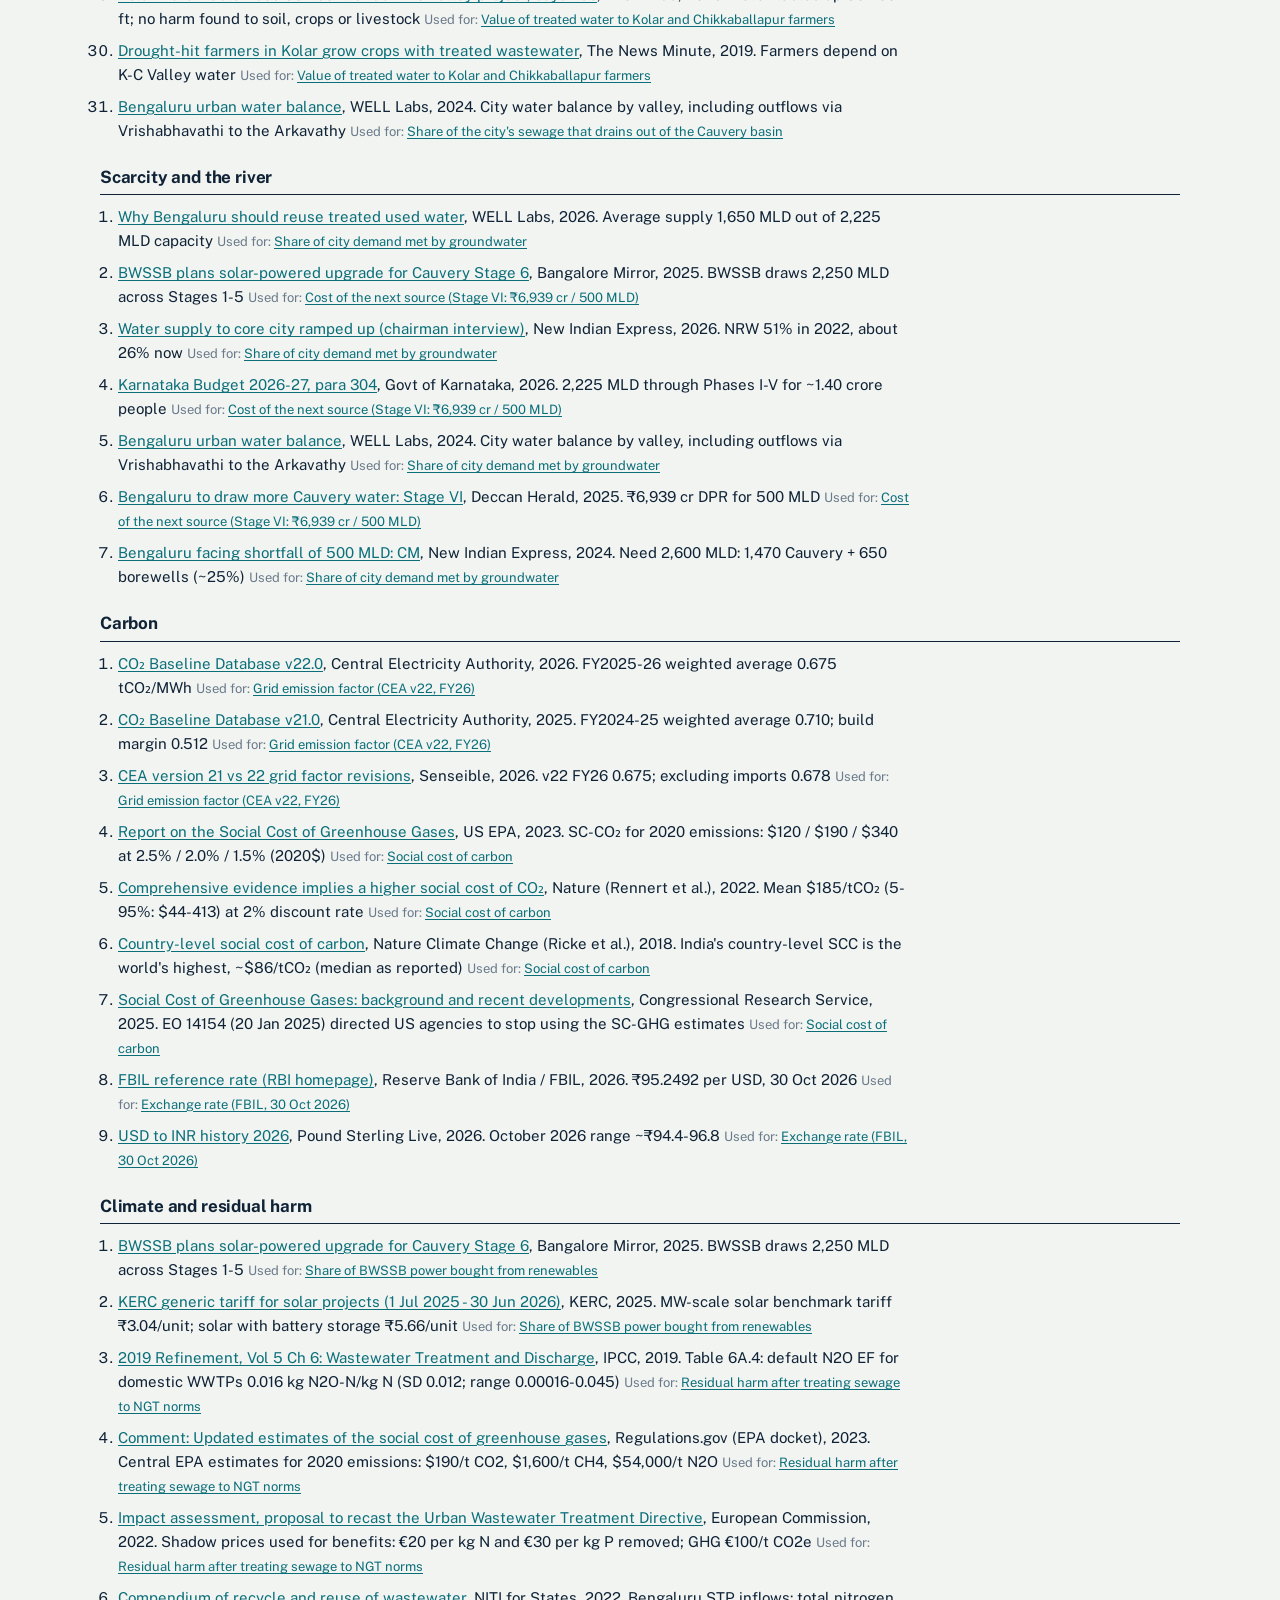
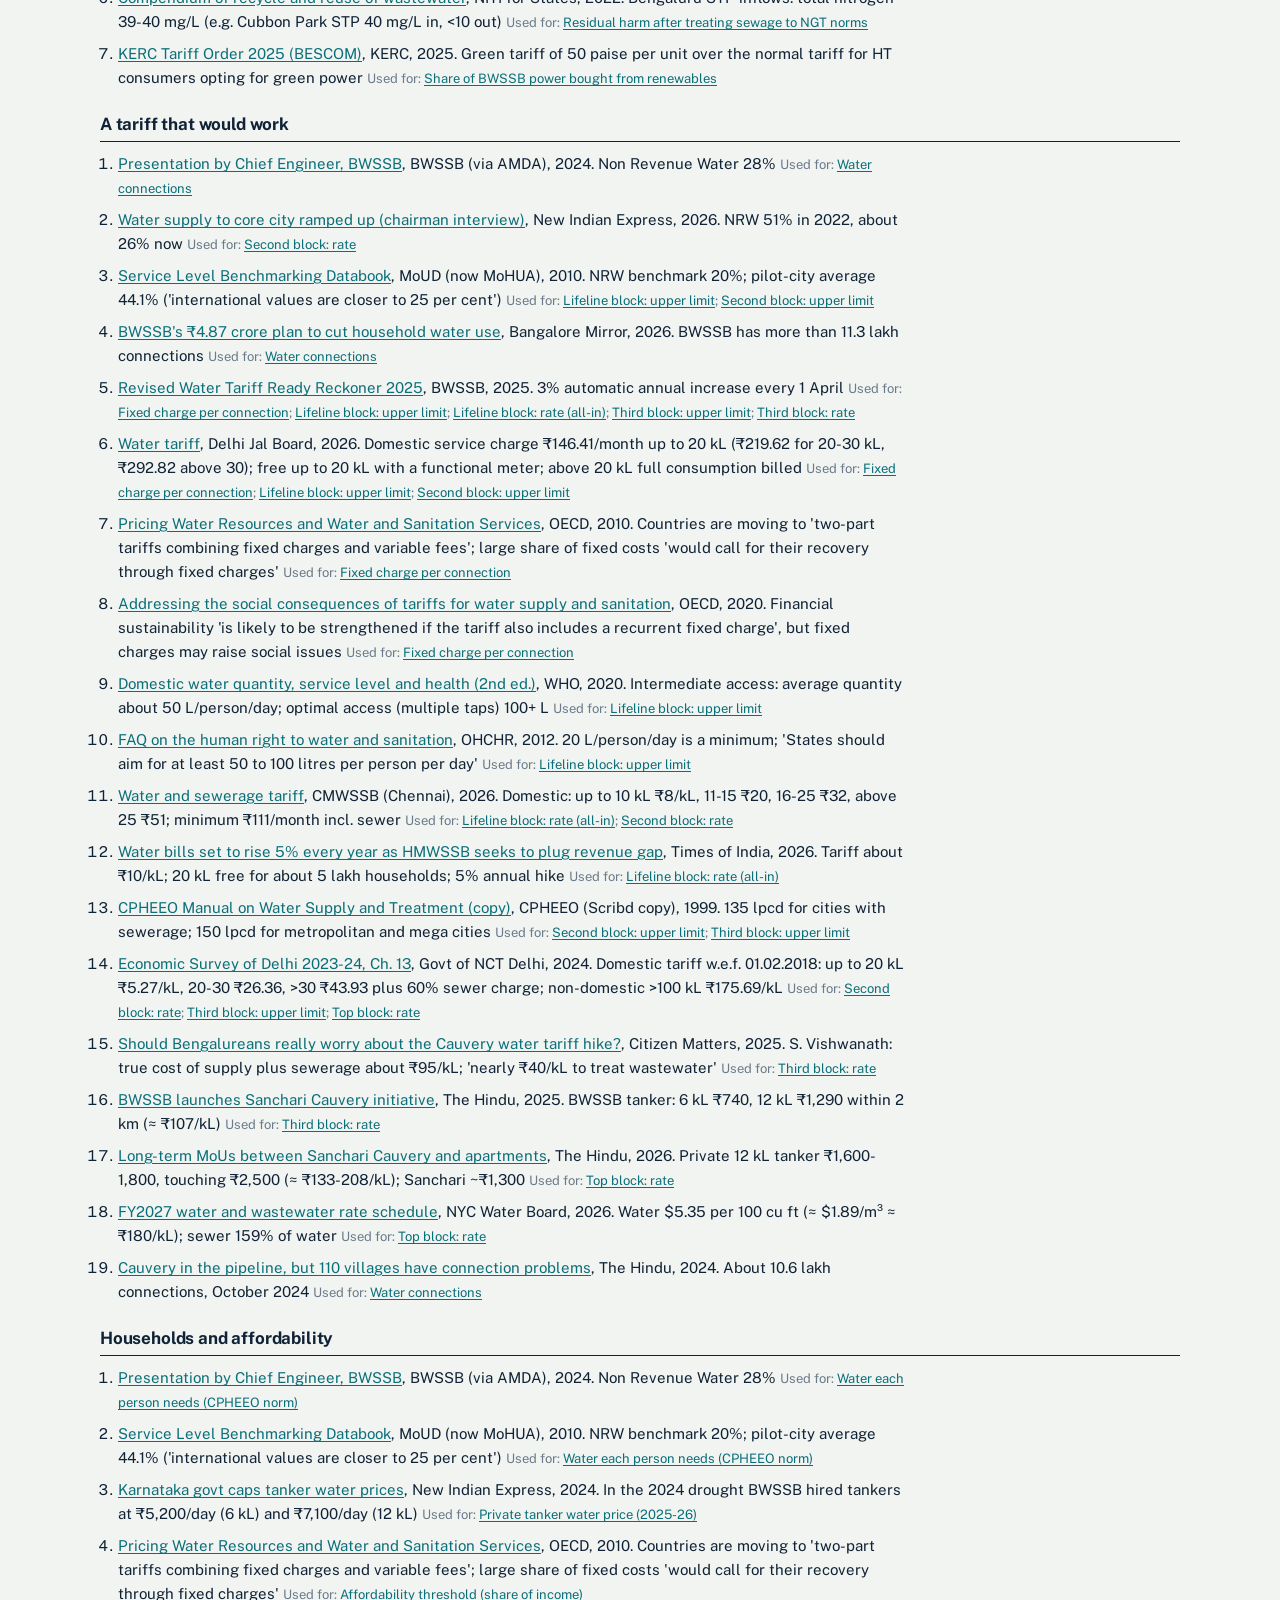
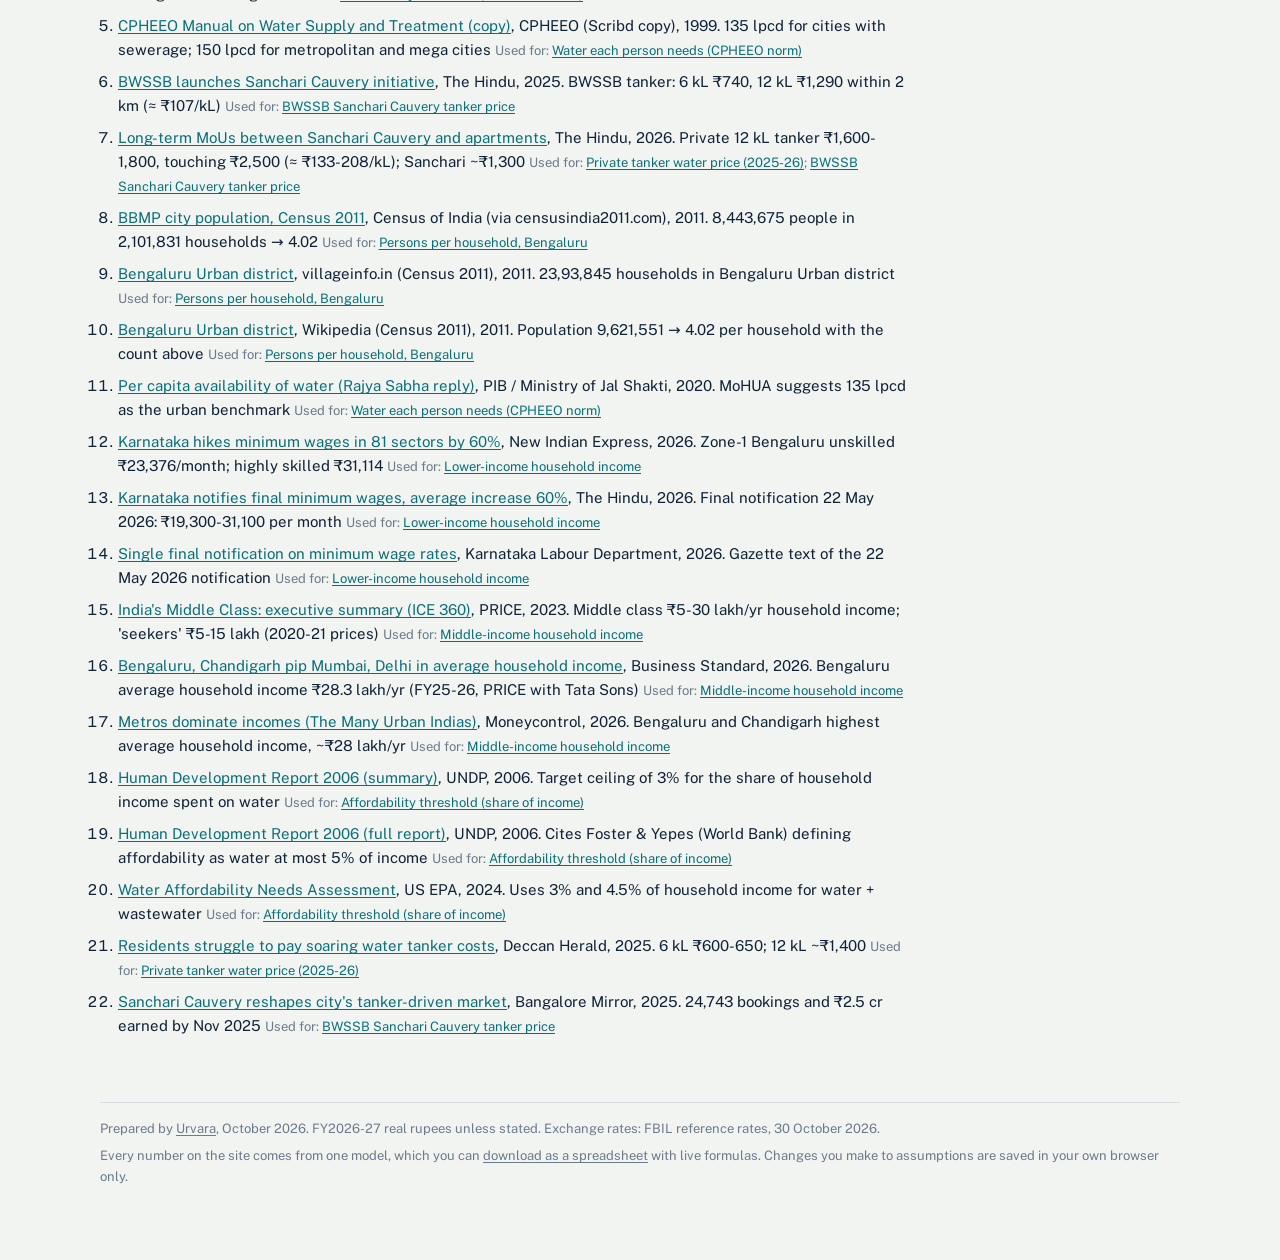
<file: sources.html>
<!doctype html>
<html lang="en">
<head>
<meta charset="utf-8">
<meta name="viewport" content="width=device-width,initial-scale=1,viewport-fit=cover">
<title>Sources · Bengaluru water price</title>
<meta name="description" content="Every source behind the Bengaluru water price model.">
<meta property="og:title" content="Sources · Bengaluru water price">
<meta property="og:description" content="Every source behind the Bengaluru water price model.">
<link rel="icon" href="data:image/svg+xml,%3Csvg%20xmlns%3D%22http%3A%2F%2Fwww.w3.org%2F2000%2Fsvg%22%20viewBox%3D%220%200%2024%2024%22%3E%3Cpath%20d%3D%22M12%202.5c3.6%204.6%206.5%208.3%206.5%2011.7a6.5%206.5%200%200%201-13%200C5.5%2010.8%208.4%207.1%2012%202.5z%22%20fill%3D%22%230b6f7a%22%2F%3E%3C%2Fsvg%3E">
<link rel="preconnect" href="https://fonts.googleapis.com">
<link rel="preconnect" href="https://fonts.gstatic.com" crossorigin>
<link rel="stylesheet" href="https://fonts.googleapis.com/css2?family=Newsreader:opsz,wght@6..72,400;6..72,500;6..72,600&family=Public+Sans:ital,wght@0,400;0,500;0,600;0,700;1,400&family=IBM+Plex+Mono:wght@400;500&display=swap">
<link rel="stylesheet" href="assets/site.css">
<style>html,body{margin:0}[hidden]{display:none!important}img{max-width:100%}</style>
</head>
<body>
<nav class="site-nav" aria-label="Site"><div class="in" style="padding-left:max(16px,env(safe-area-inset-left,0px));padding-right:max(16px,env(safe-area-inset-right,0px))"><a class="brand" href="index.html"><svg viewBox="0 0 24 24" aria-hidden="true"><path d="M12 2.5c3.6 4.6 6.5 8.3 6.5 11.7a6.5 6.5 0 0 1-13 0C5.5 10.8 8.4 7.1 12 2.5z" fill="var(--water)"/></svg>Bengaluru water price</a><a class="l" href="index.html">The answer</a><a class="l" href="watershed.html">Who should Bengaluru pay?</a><a class="l" href="assumptions.html">Assumptions</a><a class="l" href="sources.html" aria-current="page">Sources</a><a class="l" href="method.html">Method and checks</a><a class="l" href="downloads/bengaluru-water-price-model.xlsx" download>Download the model</a></div></nav>
<div class="wrap" id="top">
<header class="hero"><div class="eyebrow">Bengaluru water price · Sources</div><h1>Sources</h1>
<div class="lede col prose"><p>188 sources, grouped by the part of the answer they support. Each entry says what we took from it and which assumptions use it. Where a number rests on a single source, or on our own judgement, the <a href="assumptions.html">assumptions page</a> says so.</p></div></header><section><div class="src-group"><h3>Volumes</h3><ol class="src-list"><li><a href="https://www.newindianexpress.com/states/karnataka/2026/Aug/09/tippagondanahalli-reservoir-holds-22-tmcft-of-unused-water-amid-bengalurus-needs" rel="noopener">Tippagondanahalli reservoir holds 2.2 tmcft of unused water</a>, New Indian Express, 2026. BWSSB supplies 1,940 MLD of Cauvery water a day <span class="used">Used for: <a href="assumptions.html#var-prod_mld">Cauvery water treated and pumped</a></span></li><li><a href="https://www.newindianexpress.com/cities/bengaluru/2026/Apr/22/bengaluru-gets-cauvery-water-rs-230-crore-spent-on-thippagondanahalli-to-go-waste" rel="noopener">Rs 230 crore spent on Thippagondanahalli to go waste</a>, New Indian Express, 2026. BWSSB now supplies 1,850 MLD under Cauvery <span class="used">Used for: <a href="assumptions.html#var-prod_mld">Cauvery water treated and pumped</a></span></li><li><a href="https://welllabs.org/why-bengaluru-should-reuse-treated-used-water" rel="noopener">Why Bengaluru should reuse treated used water</a>, WELL Labs, 2026. Average supply 1,650 MLD out of 2,225 MLD capacity <span class="used">Used for: <a href="assumptions.html#var-prod_mld">Cauvery water treated and pumped</a>; <a href="assumptions.html#var-sewage_mld">Sewage generated (piped + borewell water)</a>; <a href="assumptions.html#var-return_factor">Sewage returned per kL of water used</a></span></li><li><a href="https://bangaloremirror.indiatimes.com/bangalore/others/bwssb-plans-solar-powered-upgrade-for-cauvery-stage-6/articleshow/124278554.cms" rel="noopener">BWSSB plans solar-powered upgrade for Cauvery Stage 6</a>, Bangalore Mirror, 2025. BWSSB draws 2,250 MLD across Stages 1-5 <span class="used">Used for: <a href="assumptions.html#var-prod_mld">Cauvery water treated and pumped</a></span></li><li><a href="https://www.constructionworld.in/urban-infrastructure/wastewater-and-sewage-treatment/bengaluru-cuts-unaccounted-for-water-to-26.5-per-cent/97583" rel="noopener">Bengaluru cuts unaccounted-for water to 26.5 per cent</a>, Construction World, 2026. UFW 26.5% in 2025, down from ~51% <span class="used">Used for: <a href="assumptions.html#var-nrw">Non-revenue water</a></span></li><li><a href="https://documents1.worldbank.org/curated/en/099120225085513740/pdf/P180618-a7ca10c8-fca9-4284-8b87-182c8231a4de.pdf" rel="noopener">India 100 Cities</a>, World Bank, 2025. NRW fell from 50% (2013) to 28% <span class="used">Used for: <a href="assumptions.html#var-nrw">Non-revenue water</a></span></li><li><a href="https://amdaindia.org/wp-content/uploads/Presentation-by-Chief-Engineer-Bangalore-Water-Supply-and-Sewerage-Board-WATER-SENSITIVITY-MS-3rd-PPT-Part-II.pdf" rel="noopener">Presentation by Chief Engineer, BWSSB</a>, BWSSB (via AMDA), 2024. Non Revenue Water 28% <span class="used">Used for: <a href="assumptions.html#var-nrw">Non-revenue water</a>; <a href="assumptions.html#var-nrw_phys_share">Share of non-revenue water that is physical leakage</a></span></li><li><a href="https://www.newindianexpress.com/cities/bengaluru/2026/May/18/water-supply-to-core-city-ramped-up-pipeline-network-for-suburbs-under-way-bwssb-chairman" rel="noopener">Water supply to core city ramped up (chairman interview)</a>, New Indian Express, 2026. NRW 51% in 2022, about 26% now <span class="used">Used for: <a href="assumptions.html#var-nrw">Non-revenue water</a></span></li><li><a href="https://magazine.watertoday.org/news/national/bengaluru-bwssb-stp-upgrade-ngt-norms-2026-bwssb-rehabilitation-20-stps-bengaluru-bengaluru-sewage-treatment-capacity-2026-ngt-norms-water-treatment-bengaluru" rel="noopener">Economic Survey of Karnataka 2025-26 (via WaterToday)</a>, Govt of Karnataka / WaterToday, 2026. Sewage generation 1,480 MLD <span class="used">Used for: <a href="assumptions.html#var-sewage_mld">Sewage generated (piped + borewell water)</a>; <a href="assumptions.html#var-treated_mld">Sewage actually treated today</a></span></li><li><a href="https://bangaloremirror.indiatimes.com/bangalore/civic/bwssb-proposes-5-new-stps-to-boost-wastewater-treatment/articleshow/122803696.cms" rel="noopener">BWSSB proposes 5 new STPs to boost wastewater treatment</a>, Bangalore Mirror, 2025. Sewage generation ~2,130 MLD <span class="used">Used for: <a href="assumptions.html#var-sewage_mld">Sewage generated (piped + borewell water)</a></span></li><li><a href="https://journals.plos.org/water/article?id=10.1371%2Fjournal.pwat.0000571" rel="noopener">Wastewater in Bengaluru (PLOS Water)</a>, PLOS Water, 2026. About 1,941 MLD of wastewater <span class="used">Used for: <a href="assumptions.html#var-sewage_mld">Sewage generated (piped + borewell water)</a>; <a href="assumptions.html#var-treated_mld">Sewage actually treated today</a></span></li><li><a href="https://data.opencity.in/dataset/699b7b8d-3813-4e44-8d70-cfdf1414ee85/resource/ee584e22-2c78-4a54-9054-74db776a9a53/download/economic_survey_2025-26_english_finalmpdf_1772796504.pdf" rel="noopener">Economic Survey of Karnataka 2025-26 (PDF)</a>, Govt of Karnataka, 2026. Same table: 1,212.7 MLD treated <span class="used">Used for: <a href="assumptions.html#var-treated_mld">Sewage actually treated today</a></span></li><li><a href="https://phedharyana.gov.in/WriteReadData/WSSO/Manuals/manual_on_sewerage_and_sewage_treatment_%20edition_CPHEEO_2012.pdf" rel="noopener">Manual on Sewerage and Sewage Treatment</a>, CPHEEO, MoHUA, 2013. Design norm: about 80% of water supplied reaches the sewers <span class="used">Used for: <a href="assumptions.html#var-return_factor">Sewage returned per kL of water used</a></span></li><li><a href="https://www.thenewsminute.com/karnataka/bengaluru-gets-1450-million-litres-water-day-quarter-simply-goes-missing-49830" rel="noopener">Bengaluru gets 1450 million litres water a day, a quarter simply goes missing</a>, The News Minute, 2016. NRW 49.25% (BWSSB data, 2016), of which about 25% physical loss and about 24% commercial loss <span class="used">Used for: <a href="assumptions.html#var-nrw_phys_share">Share of non-revenue water that is physical leakage</a></span></li><li><a href="https://www.indiaspend.com/bengaluru-wastes-nearly-50-water-supply-from-cauvery-53879" rel="noopener">Bengaluru wastes nearly 50% of water supply from Cauvery</a>, IndiaSpend, 2016. NRW about 49% of Cauvery supply (BWSSB data), second highest among Indian metros <span class="used">Used for: <a href="assumptions.html#var-nrw_phys_share">Share of non-revenue water that is physical leakage</a></span></li><li><a href="https://www.nudm.mohua.gov.in/wp-content/uploads/2024/01/2454.pdf" rel="noopener">Water &amp; Sewerage (NUDM data standard)</a>, MoHUA / National Urban Digital Mission, 2022. Physical and commercial losses: 'While every case is different, often both components contribute roughly equally to UFW' (citing World Bank 2022) <span class="used">Used for: <a href="assumptions.html#var-nrw_phys_share">Share of non-revenue water that is physical leakage</a></span></li><li><a href="https://documents1.worldbank.org/curated/en/314111468194974612/pdf/Handbook0of0service0level0benchmarking.pdf" rel="noopener">Handbook of Service Level Benchmarking</a>, MoUD (World Bank copy), 2009. Extent of non-revenue water benchmark 20%: 'the levels achieved by most well-performing utilities in developed countries' <span class="used">Used for: <a href="assumptions.html#var-nrw_efficient">Efficient NRW a regulator would allow in tariffs</a></span></li><li><a href="https://amrut.mohua.gov.in/uploads/AMRUT_2.0_Operational_Guidelines.pdf" rel="noopener">AMRUT 2.0 Operational Guidelines</a>, MoHUA, 2021. Reform 8.3.1: 'The ideal target for non revenue water of any ULB will be 20%' <span class="used">Used for: <a href="assumptions.html#var-nrw_efficient">Efficient NRW a regulator would allow in tariffs</a></span></li><li><a href="https://bwssb.karnataka.gov.in/storage/pdf-files/documents/Vision%20Document%202050%20%20new.pdf" rel="noopener">BWSSB Vision Document 2050</a>, BWSSB, 2018. NRW targets 35% / 30% / 25% / 15% by 2020 / 2025 / 2035 / 2050 <span class="used">Used for: <a href="assumptions.html#var-nrw_efficient">Efficient NRW a regulator would allow in tariffs</a></span></li><li><a href="https://mohua.gov.in/static/uploads/2025/10/627238a27786db8ce624ea6c3db6ae24.pdf" rel="noopener">Service Level Benchmarking Databook</a>, MoUD (now MoHUA), 2010. NRW benchmark 20%; pilot-city average 44.1% ('international values are closer to 25 per cent') <span class="used">Used for: <a href="assumptions.html#var-nrw_efficient">Efficient NRW a regulator would allow in tariffs</a></span></li></ol></div><div class="src-group"><h3>What BWSSB spends today</h3><ol class="src-list"><li><a href="https://bangaloremirror.indiatimes.com/bangalore/others/bwssb-plans-solar-powered-upgrade-for-cauvery-stage-6/articleshow/124278554.cms" rel="noopener">BWSSB plans solar-powered upgrade for Cauvery Stage 6</a>, Bangalore Mirror, 2025. BWSSB draws 2,250 MLD across Stages 1-5 <span class="used">Used for: <a href="assumptions.html#var-energy_cr_m">of which electricity</a></span></li><li><a href="https://amdaindia.org/wp-content/uploads/Presentation-by-Chief-Engineer-Bangalore-Water-Supply-and-Sewerage-Board-WATER-SENSITIVITY-MS-3rd-PPT-Part-II.pdf" rel="noopener">Presentation by Chief Engineer, BWSSB</a>, BWSSB (via AMDA), 2024. Non Revenue Water 28% <span class="used">Used for: <a href="assumptions.html#var-sew_share_other">Share of non-power opex that is sewerage (assumed)</a></span></li><li><a href="https://www.newindianexpress.com/cities/bengaluru/2026/May/18/water-supply-to-core-city-ramped-up-pipeline-network-for-suburbs-under-way-bwssb-chairman" rel="noopener">Water supply to core city ramped up (chairman interview)</a>, New Indian Express, 2026. NRW 51% in 2022, about 26% now <span class="used">Used for: <a href="assumptions.html#var-energy_cr_m">of which electricity</a></span></li><li><a href="https://www.thehindu.com/news/cities/bangalore/despite-tariff-revision-bwssb-suffers-25-revenue-deficit-every-month/article69978962.ece" rel="noopener">Despite tariff revision, BWSSB suffers 25% revenue deficit every month</a>, The Hindu, 2025. Opex ₹239.40 cr/month, of which energy ₹124 cr <span class="used">Used for: <a href="assumptions.html#var-opex_cr_m">BWSSB operating spend (Aug 2025)</a>; <a href="assumptions.html#var-energy_cr_m">of which electricity</a>; <a href="assumptions.html#var-opex_index">Indexing Aug 2025 operating spend to FY27 rupees</a></span></li><li><a href="https://www.thehindu.com/news/cities/bangalore/after-11-years-bwssb-announces-increase-in-water-tariff/article69432081.ece" rel="noopener">After 11 years, BWSSB announces increase in water tariff</a>, The Hindu, 2025. Spending ₹200 cr/month vs ₹130 cr collected (pre-revision) <span class="used">Used for: <a href="assumptions.html#var-opex_cr_m">BWSSB operating spend (Aug 2025)</a></span></li><li><a href="https://newsable.asianetnews.com/karnataka-news/bwssb-increases-water-tariff-by-3-percent-in-bengaluru-from-april-1-articleshow-bzb9urt" rel="noopener">Bengaluru water tariff hike from April 1, 2026</a>, Asianet Newsable, 2026. Monthly spending on water supply around ₹200 cr <span class="used">Used for: <a href="assumptions.html#var-opex_cr_m">BWSSB operating spend (Aug 2025)</a></span></li><li><a href="https://bescom.karnataka.gov.in/storage/pdf-files/Customer%20Relations/TariffOrder-2025Annexure-9.pdf" rel="noopener">KERC Tariff Order 2025, Annexure-9 (HT-1 water supply)</a>, KERC / BESCOM, 2025. HT-1: demand ₹340/kVA/month; energy 625 paise/kWh for FY26-FY28 <span class="used">Used for: <a href="assumptions.html#var-electricity_rs_kwh">BWSSB's all-in power price</a>; <a href="assumptions.html#var-sew_energy_cr_m">Electricity for sewers and STPs</a>; <a href="assumptions.html#var-opex_index">Indexing Aug 2025 operating spend to FY27 rupees</a></span></li><li><a href="https://kerc.karnataka.gov.in/uploads/81071709109978.pdf" rel="noopener">KERC Tariff Order 2024</a>, KERC, 2024. Same HT-1 rates: ₹340/kVA and 625 paise/kWh <span class="used">Used for: <a href="assumptions.html#var-electricity_rs_kwh">BWSSB's all-in power price</a></span></li><li><a href="https://bescom.karnataka.gov.in/storage/pdf-files/RA%20section/1680_TariffRate_Eng-Final.pdf" rel="noopener">BESCOM tariff petition FY26-28</a>, BESCOM, 2024. Proposed ₹385/kVA and ₹5.89/5.70 per kWh (not approved) <span class="used">Used for: <a href="assumptions.html#var-electricity_rs_kwh">BWSSB's all-in power price</a></span></li><li><a href="https://nmcg.nic.in/writereaddata/fileupload/16_31_003_EQP_S&amp;R_02.pdf" rel="noopener">Technology options for STPs (GRBMP)</a>, NMCG / IIT consortium, 2010. STP power: ASP ~0.19, SBR ~0.15, MBBR ~0.22 kWh/kL <span class="used">Used for: <a href="assumptions.html#var-sew_energy_cr_m">Electricity for sewers and STPs</a>; <a href="assumptions.html#var-sew_share_other">Share of non-power opex that is sewerage (assumed)</a></span></li><li><a href="https://documents1.worldbank.org/curated/en/099121125174518076/pdf/P180278-aae03e2e-cc19-4dae-a9cf-1660560ecf49.pdf" rel="noopener">De-energizing water in Europe and Central Asia</a>, World Bank, 2025. Activated sludge 0.33-0.60 kWh/m³ (Plappally &amp; Lienhard 2012) <span class="used">Used for: <a href="assumptions.html#var-sew_energy_cr_m">Electricity for sewers and STPs</a></span></li><li><a href="https://www.thehindu.com/news/national/karnataka/bwssb-collects-over-18-crore-a-month-in-penalties-alone/article70931548.ece" rel="noopener">BWSSB collects over ₹18 crore a month in penalties alone</a>, The Hindu, 2026. Water bill revenue ~₹200 cr/month; penalties &gt;₹18 cr/month <span class="used">Used for: <a href="assumptions.html#var-revenue_cr_m">BWSSB water and sewerage revenue</a></span></li><li><a href="https://www.thehindu.com/news/cities/bangalore/quenching-bengalurus-ever-growing-thirst-from-100-km-away/article68789799.ece" rel="noopener">Quenching Bengaluru's ever-growing thirst from 100 km away</a>, The Hindu, 2024. ~₹100 cr/month before Stage V; expected ₹140 cr/month after <span class="used">Used for: <a href="assumptions.html#var-revenue_cr_m">BWSSB water and sewerage revenue</a></span></li><li><a href="https://www.indiatoday.in/cities/bengaluru/story/bengaluru-water-tariff-hike-from-april-10-bwssb-announces-new-slab-pased-pricing-2706587-2025-04-09" rel="noopener">BWSSB announces water tariff hike from April 10</a>, India Today, 2025. Expenditure ₹200 cr vs ₹120 cr collections, pre-revision <span class="used">Used for: <a href="assumptions.html#var-revenue_cr_m">BWSSB water and sewerage revenue</a></span></li><li><a href="https://www.cnbc.com/2026/10/12/india-inflation-oil-energy-iran-war.html" rel="noopener">India inflation rises as oil and energy prices bite</a>, CNBC, 2026. CPI inflation 5.54% y/y in September 2026, up from 4.83% in August <span class="used">Used for: <a href="assumptions.html#var-opex_index">Indexing Aug 2025 operating spend to FY27 rupees</a></span></li><li><a href="https://www.business-standard.com/finance/news/india-bond-yield-rbi-mpc-repo-rate-calibrated-tightening-126100700323_1.html" rel="noopener">RBI MPC: calibrated tightening</a>, Business Standard, 2026. RBI projects FY27 CPI inflation at 5.2% (Q3 6.0%, Q4 5.7%) <span class="used">Used for: <a href="assumptions.html#var-opex_index">Indexing Aug 2025 operating spend to FY27 rupees</a></span></li></ol></div><div class="src-group"><h3>Getting sewage back clean</h3><ol class="src-list"><li><a href="https://welllabs.org/why-bengaluru-should-reuse-treated-used-water" rel="noopener">Why Bengaluru should reuse treated used water</a>, WELL Labs, 2026. Average supply 1,650 MLD out of 2,225 MLD capacity <span class="used">Used for: <a href="assumptions.html#var-decentral_mld">Sewage treated in apartment and campus STPs</a></span></li><li><a href="https://amdaindia.org/wp-content/uploads/Presentation-by-Chief-Engineer-Bangalore-Water-Supply-and-Sewerage-Board-WATER-SENSITIVITY-MS-3rd-PPT-Part-II.pdf" rel="noopener">Presentation by Chief Engineer, BWSSB</a>, BWSSB (via AMDA), 2024. Non Revenue Water 28% <span class="used">Used for: <a href="assumptions.html#var-ret_kwh">Pumping the eastern valleys' water over the ridge</a></span></li><li><a href="https://bangaloremirror.indiatimes.com/bangalore/civic/bwssb-proposes-5-new-stps-to-boost-wastewater-treatment/articleshow/122803696.cms" rel="noopener">BWSSB proposes 5 new STPs to boost wastewater treatment</a>, Bangalore Mirror, 2025. Sewage generation ~2,130 MLD <span class="used">Used for: <a href="assumptions.html#var-stp_cr_mld">STP cost to NGT norms (BWSSB 2025 tender: 3.87)</a></span></li><li><a href="https://journals.plos.org/water/article?id=10.1371%2Fjournal.pwat.0000571" rel="noopener">Wastewater in Bengaluru (PLOS Water)</a>, PLOS Water, 2026. About 1,941 MLD of wastewater <span class="used">Used for: <a href="assumptions.html#var-decentral_mld">Sewage treated in apartment and campus STPs</a></span></li><li><a href="https://nmcg.nic.in/writereaddata/fileupload/16_31_003_EQP_S&amp;R_02.pdf" rel="noopener">Technology options for STPs (GRBMP)</a>, NMCG / IIT consortium, 2010. STP power: ASP ~0.19, SBR ~0.15, MBBR ~0.22 kWh/kL <span class="used">Used for: <a href="assumptions.html#var-upgrade_rs_kl">Extra O&amp;M for nutrient removal and polishing</a></span></li><li><a href="https://openjicareport.jica.go.jp/pdf/12300364_01.pdf" rel="noopener">BWSSP Phase 3 Final Report, Table 4.5.8</a>, JICA / NJS, 2017. V-Valley 60 MLD tertiary plant: treatment cost ₹10-12/kL <span class="used">Used for: <a href="assumptions.html#var-upgrade_rs_kl">Extra O&amp;M for nutrient removal and polishing</a>; <a href="assumptions.html#var-polish_rs_kl">Extra cleaning to river quality, beyond NGT norms</a></span></li><li><a href="https://www.newindianexpress.com/cities/bengaluru/2022/Oct/07/dpr-to-upgrade-20-sewage-treatment-plants-ready-2505527.html" rel="noopener">DPR to upgrade 20 sewage treatment plants ready</a>, New Indian Express, 2022. ₹1,500 cr to bring 20 STPs to NGT norms (P &lt;1 mg/L, NO₃ &lt;10 mg/L) <span class="used">Used for: <a href="assumptions.html#var-upgrade_rs_kl">Extra O&amp;M for nutrient removal and polishing</a></span></li><li><a href="https://www.thehindu.com/news/national/karnataka/bwssb-to-take-up-nine-new-stps-with-535-mld-capacity-six-to-produce-power-through-biogas/article70244502.ece" rel="noopener">BWSSB to take up nine new STPs with 535 MLD capacity</a>, The Hindu, 2025. ₹2,071.21 cr for 535 MLD → ₹3.87 cr/MLD <span class="used">Used for: <a href="assumptions.html#var-stp_cr_mld">STP cost to NGT norms (BWSSB 2025 tender: 3.87)</a></span></li><li><a href="https://bangaloremirror.indiatimes.com/bangalore/civic/20-new-sewage-treatment-plants-planned-by-year-end/articleshow/120973435.cms" rel="noopener">20 new sewage treatment plants planned by year-end</a>, Bangalore Mirror, 2025. 20 STPs, 470 MLD, ₹1,382 cr → ₹2.94 cr/MLD <span class="used">Used for: <a href="assumptions.html#var-stp_cr_mld">STP cost to NGT norms (BWSSB 2025 tender: 3.87)</a></span></li><li><a href="https://www.sansad.in/getFile/annex/266/AU1529_CAqKxt.pdf" rel="noopener">Rajya Sabha USQ 1529 (Yamuna STPs)</a>, Rajya Sabha, 2024. Okhla 564 MLD ₹665.78 cr → ₹1.18 cr/MLD (secondary standard) <span class="used">Used for: <a href="assumptions.html#var-stp_cr_mld">STP cost to NGT norms (BWSSB 2025 tender: 3.87)</a></span></li><li><a href="https://cdn.cseindia.org/attachments/0.64097500_1670989641_wastewater-management-in-a-metropolis-(bengaluru-case-study)-by-s-vishwanath,-biome-environmental-trust.pdf" rel="noopener">Wastewater management in a metropolis: Bengaluru case study</a>, S. Vishwanath, Biome Environmental Trust (CSE), 2022. Three drainage valleys; treated water conveyed to Kolar, Chikkaballapur and V-Valley tanks <span class="used">Used for: <a href="assumptions.html#var-return_on">Pipe the eastern valleys' cleaned water back to the Cauvery</a>; <a href="assumptions.html#var-ret_kwh">Pumping the eastern valleys' water over the ridge</a></span></li><li><a href="https://www.indiaspend.com/how-bengalurus-domestic-wastewater-is-helping-parched-kolar" rel="noopener">How Bengaluru's domestic wastewater is helping parched Kolar</a>, IndiaSpend, 2019. K-C Valley pumps 440 MLD of treated sewage east to Kolar tanks <span class="used">Used for: <a href="assumptions.html#var-return_on">Pipe the eastern valleys' cleaned water back to the Cauvery</a></span></li><li><a href="https://www.newindianexpress.com/states/tamil-nadu/2025/Jul/16/thenpennai-river-choking-with-effluents-from-karnataka-tn" rel="noopener">Thenpennai river choking with effluents from Karnataka</a>, New Indian Express, 2025. Sewage from Bengaluru's eastern valleys reaches the South Pennar and Kelavarapalli dam in Tamil Nadu <span class="used">Used for: <a href="assumptions.html#var-return_on">Pipe the eastern valleys' cleaned water back to the Cauvery</a></span></li><li><a href="https://indianinfrastructure.com/2019/12/17/koyambedu-tertiary-treatment-plant-commissioned/" rel="noopener">Koyambedu tertiary treatment plant commissioned</a>, Indian Infrastructure, 2019. Chennai 45 MLD tertiary RO plant with 60 km main, ₹486 crore <span class="used">Used for: <a href="assumptions.html#var-polish_rs_kl">Extra cleaning to river quality, beyond NGT norms</a></span></li><li><a href="https://www.deccanherald.com/india/karnataka/don-t-use-treated-kc-valley-water-for-irrigation-minister-2845489" rel="noopener">Don't use treated KC Valley water for irrigation: minister</a>, Deccan Herald, 2020. K-C Valley: 440 MLD, ₹1,342 crore phase 1 (₹3.05 crore per MLD) <span class="used">Used for: <a href="assumptions.html#var-ret_cr_mld">Return pipelines and pumps, per MLD carried</a>; <a href="assumptions.html#var-ret_om_rs_kl">Running the return pipelines, excluding power</a></span></li><li><a href="https://www.deccanherald.com/india/karnataka/cabinet-okays-rs-455cr-for-kc-valley-project-phase-2-738567.html" rel="noopener">Cabinet okays ₹455 cr for KC Valley project phase 2</a>, Deccan Herald, 2019. Phase 2 of K-C Valley approved at ₹455 crore <span class="used">Used for: <a href="assumptions.html#var-ret_cr_mld">Return pipelines and pumps, per MLD carried</a></span></li><li><a href="https://www.deccanherald.com/india/karnataka/bengaluru/hn-valley-project-to-rejuvenate-65-tanks-by-november-998319.html" rel="noopener">HN Valley project to rejuvenate 65 tanks by November</a>, Deccan Herald, 2021. H-N Valley: 210 MLD to 65 tanks, about ₹947 crore (₹4.5 crore per MLD) <span class="used">Used for: <a href="assumptions.html#var-ret_cr_mld">Return pipelines and pumps, per MLD carried</a></span></li><li><a href="https://www.thehindu.com/news/cities/bangalore/bwssb-seeks-stp-maintenance-charges-from-minor-irrigation-department/article65187743.ece" rel="noopener">BWSSB seeks STP maintenance charges from Minor Irrigation department</a>, The Hindu, 2022. BWSSB asked the irrigation department to pay for running the plants that feed K-C and H-N Valley <span class="used">Used for: <a href="assumptions.html#var-ret_om_rs_kl">Running the return pipelines, excluding power</a></span></li></ol></div><div class="src-group"><h3>Assets at replacement cost</h3><ol class="src-list"><li><a href="https://documents1.worldbank.org/curated/en/099120225085513740/pdf/P180618-a7ca10c8-fca9-4284-8b87-182c8231a4de.pdf" rel="noopener">India 100 Cities</a>, World Bank, 2025. NRW fell from 50% (2013) to 28% <span class="used">Used for: <a href="assumptions.html#var-dist_km">Distribution pipes</a></span></li><li><a href="https://amdaindia.org/wp-content/uploads/Presentation-by-Chief-Engineer-Bangalore-Water-Supply-and-Sewerage-Board-WATER-SENSITIVITY-MS-3rd-PPT-Part-II.pdf" rel="noopener">Presentation by Chief Engineer, BWSSB</a>, BWSSB (via AMDA), 2024. Non Revenue Water 28% <span class="used">Used for: <a href="assumptions.html#var-dist_km">Distribution pipes</a>; <a href="assumptions.html#var-sewer_km">Sewer network</a></span></li><li><a href="https://phedharyana.gov.in/WriteReadData/WSSO/Manuals/manual_on_sewerage_and_sewage_treatment_%20edition_CPHEEO_2012.pdf" rel="noopener">Manual on Sewerage and Sewage Treatment</a>, CPHEEO, MoHUA, 2013. Design norm: about 80% of water supplied reaches the sewers <span class="used">Used for: <a href="assumptions.html#var-life_bulk">Life: bulk and distribution</a>; <a href="assumptions.html#var-life_sewer">Life: sewers</a>; <a href="assumptions.html#var-life_stp">Life: STPs</a>; <a href="assumptions.html#var-life_misc">Life: meters and IT</a></span></li><li><a href="https://cm.karnataka.gov.in/uploads/media_to_upload1772784239.pdf" rel="noopener">Karnataka Budget 2026-27, para 304</a>, Govt of Karnataka, 2026. 2,225 MLD through Phases I-V for ~1.40 crore people <span class="used">Used for: <a href="assumptions.html#var-bulk_cap_mld">Bulk supply capacity, Stages I-V</a></span></li><li><a href="https://www.thehindu.com/news/cities/bangalore/karnataka-government-announces-cauvery-stage-vi-project-to-cater-to-water-demand-of-bengaluru/article68761455.ece" rel="noopener">Karnataka government announces Cauvery Stage VI</a>, The Hindu, 2024. Stage V takes total to 2,225 MLD (1,450 + 775) <span class="used">Used for: <a href="assumptions.html#var-bulk_cap_mld">Bulk supply capacity, Stages I-V</a></span></li><li><a href="https://data.opencity.in/dataset/78cf630a-b327-461c-9c91-b41a789726e5/resource/f9d68d71-d6cd-4006-93d4-386217e3b71a/download/f48311a7-d145-43b7-b5c2-d82786f19823.pdf" rel="noopener">BWSSP Phase 3 Final Report, Table 6.2</a>, JICA / NJS, 2017. Stages I-IV 1,460 MLD + Stage V 775 MLD = 2,235 MLD <span class="used">Used for: <a href="assumptions.html#var-bulk_cap_mld">Bulk supply capacity, Stages I-V</a></span></li><li><a href="https://indianexpress.com/article/cities/bangalore/5th-phase-cauvery-water-supply-benefit-50-lakh-people-9623784" rel="noopener">5th phase Cauvery water supply to benefit 50 lakh people</a>, Indian Express, 2024. Stage V worth ₹4,336 cr, 775 MLD <span class="used">Used for: <a href="assumptions.html#var-bulk_cr_mld">Replacement cost of bulk supply (Stage V ≈ 5.6-7.1)</a></span></li><li><a href="https://www.newindianexpress.com/states/karnataka/2024/Jul/09/pre-commissioning-of-cauvery-stage-v-from-july-15-bwssb-chairman" rel="noopener">Pre-commissioning of Cauvery Stage V from July 15</a>, New Indian Express, 2024. Project cost ₹5,500 cr, JICA loan ₹4,661 cr <span class="used">Used for: <a href="assumptions.html#var-bulk_cr_mld">Replacement cost of bulk supply (Stage V ≈ 5.6-7.1)</a></span></li><li><a href="https://economictimes.indiatimes.com/news/politics-and-nation/japanese-agency-to-help-city-get-750-mld-cauvery-water/articleshow/62645347.cms" rel="noopener">Japanese agency to help city get 750 MLD Cauvery water</a>, Economic Times, 2018. ₹5,550 cr total: ₹4,500 cr water infrastructure + ₹1,000 cr sewerage for 110 villages <span class="used">Used for: <a href="assumptions.html#var-bulk_cr_mld">Replacement cost of bulk supply (Stage V ≈ 5.6-7.1)</a></span></li><li><a href="https://openjicareport.jica.go.jp/pdf/12300356_01.pdf" rel="noopener">BWSSP Phase 3 Final Report</a>, JICA / NJS, 2017. 8,746 km of pipelines in 2017; Phase 3 adds 2,979 km distribution + 205 km mains in 110 villages <span class="used">Used for: <a href="assumptions.html#var-dist_km">Distribution pipes</a>; <a href="assumptions.html#var-sewer_km">Sewer network</a></span></li><li><a href="https://www.newindianexpress.com/states/tamil-nadu/2026/Jun/27/eight-years-on-ccmcs-round-the-clock-water-supply-project-enters-home-stretch" rel="noopener">CCMC's round-the-clock water supply project enters home stretch</a>, New Indian Express, 2026. Coimbatore: ₹646.71 cr construction; 1,749 km distribution + 71 km feeders + 33 new OHTs → ~₹0.36 cr/km <span class="used">Used for: <a href="assumptions.html#var-dist_cr_km">Replacement cost of distribution, incl. reservoirs</a></span></li><li><a href="https://www.thehindu.com/news/national/karnataka/it-is-not-privatisation-of-water-supply-clarify-karnataka-officials/article65758725.ece" rel="noopener">Water supply of Hubballi-Dharwad is not being privatised</a>, The Hindu, 2022. Hubballi-Dharwad 24x7 project ₹1,207 cr <span class="used">Used for: <a href="assumptions.html#var-dist_cr_km">Replacement cost of distribution, incl. reservoirs</a></span></li><li><a href="https://documents1.worldbank.org/curated/en/864961636633868070/pdf/Environmental-and-Social-Assessment-of-Continuous-Water-Supply-Project-in-Hubballi-Dharwad-Karnataka.pdf" rel="noopener">ESA of Continuous Water Supply Project, Hubballi-Dharwad</a>, World Bank, 2021. About 1,690 km of distribution line to be re-laid → ≤₹0.71 cr/km incl. bulk works <span class="used">Used for: <a href="assumptions.html#var-dist_cr_km">Replacement cost of distribution, incl. reservoirs</a></span></li><li><a href="https://bwssb.karnataka.gov.in/info-1/About+BWSSB/en" rel="noopener">About BWSSB (GBWASP)</a>, BWSSB. ₹500 cr for 2,713 km distribution + 195 km feeders + 85 km trunk mains (2008-12 prices) <span class="used">Used for: <a href="assumptions.html#var-dist_cr_km">Replacement cost of distribution, incl. reservoirs</a>; <a href="assumptions.html#var-sewer_km">Sewer network</a>; <a href="assumptions.html#var-sewer_cr_km">Replacement cost of sewers</a></span></li><li><a href="https://bangaloremirror.indiatimes.com/bangalore/others/bwssbs-rs-4-87-crore-plan-aims-to-cut-household-water-use-by-up-to-25/articleshow/133812045.cms" rel="noopener">BWSSB's ₹4.87 crore plan to cut household water use</a>, Bangalore Mirror, 2026. BWSSB has more than 11.3 lakh connections <span class="used">Used for: <a href="assumptions.html#var-misc_cr">Meters, IT, buildings, vehicles</a></span></li><li><a href="https://citizenmatters.in/bwssb-water-meter-policy-apartments-penalty" rel="noopener">BWSSB to push internal water metering</a>, Citizen Matters, 2021. A water meter costs ₹7,000-8,000 under the capex model (apartment sub-meters) <span class="used">Used for: <a href="assumptions.html#var-misc_cr">Meters, IT, buildings, vehicles</a></span></li><li><a href="https://www.pppinindia.gov.in/report/Report-of-the%20Task-Force-National-Infrastructure-Pipeline-(NIP)-%20Volume-3B_1686032834.pdf" rel="noopener">National Infrastructure Pipeline, Vol. 3B</a>, Govt of India (DEA), 2020. Pune 24x7 water supply, Tender II smart meters: ₹165 cr <span class="used">Used for: <a href="assumptions.html#var-misc_cr">Meters, IT, buildings, vehicles</a></span></li><li><a href="https://sansad.in/getFile/loksabhaquestions/annex/11/AU5456.pdf" rel="noopener">Lok Sabha USQ 5456</a>, Lok Sabha, 2017. Karmalichak (Patna) 96.54 km sewer network ₹277.42 cr → ₹2.87 cr/km <span class="used">Used for: <a href="assumptions.html#var-sewer_cr_km">Replacement cost of sewers</a></span></li><li><a href="https://sansad.in/getFile/annex/271/AU2436_qh9ebA.pdf?source=pqars" rel="noopener">Lok Sabha USQ 2436 (AMRUT)</a>, Lok Sabha, 2026. AMRUT 2.0: 605 sewerage projects covering 40,021 km of sewer network <span class="used">Used for: <a href="assumptions.html#var-sewer_cr_km">Replacement cost of sewers</a></span></li><li><a href="https://bcasonline.org/Referencer2015-16/Other%20Laws/Company%20Law/schedule2_useful_lives_to_compute_depreciaton.htm" rel="noopener">Companies Act 2013, Schedule II</a>, Govt of India, 2013. Water distribution plant including pipelines: 30 years; general plant and machinery: 15 years <span class="used">Used for: <a href="assumptions.html#var-life_bulk">Life: bulk and distribution</a>; <a href="assumptions.html#var-life_stp">Life: STPs</a>; <a href="assumptions.html#var-life_misc">Life: meters and IT</a></span></li><li><a href="https://www.sydneywater.com.au/content/dam/sydneywater/documents/sydney-water-price-proposal-2025-30.pdf" rel="noopener">Sydney Water price proposal 2025-30</a>, Sydney Water / IPART, 2024. Expected life of new water assets 64-72 years <span class="used">Used for: <a href="assumptions.html#var-life_bulk">Life: bulk and distribution</a>; <a href="assumptions.html#var-life_sewer">Life: sewers</a></span></li><li><a href="https://www.sydneywater.com.au/content/dam/sydneywater/documents/our-water-our-voice-frequently-asked-questions.pdf" rel="noopener">Our Water, Our Voice FAQ</a>, Sydney Water, 2025. Life expectancy of pipes is around 100 years <span class="used">Used for: <a href="assumptions.html#var-life_bulk">Life: bulk and distribution</a>; <a href="assumptions.html#var-life_sewer">Life: sewers</a></span></li></ol></div><div class="src-group"><h3>Finance</h3><ol class="src-list"><li><a href="https://amrut.mohua.gov.in/uploads/AMRUT_2.0_Operational_Guidelines.pdf" rel="noopener">AMRUT 2.0 Operational Guidelines</a>, MoHUA, 2021. Reform 8.3.1: 'The ideal target for non revenue water of any ULB will be 20%' <span class="used">Used for: <a href="assumptions.html#var-grant_share">Capital paid by taxpayers, not bills</a>; <a href="assumptions.html#var-amrut_central_share">AMRUT 2.0 central share for cities above 10 lakh</a></span></li><li><a href="https://www.thehindu.com/news/cities/bangalore/despite-tariff-revision-bwssb-suffers-25-revenue-deficit-every-month/article69978962.ece" rel="noopener">Despite tariff revision, BWSSB suffers 25% revenue deficit every month</a>, The Hindu, 2025. Opex ₹239.40 cr/month, of which energy ₹124 cr <span class="used">Used for: <a href="assumptions.html#var-reserve_pct">Working capital</a>; <a href="assumptions.html#var-rab_hist_cr">Regulatory asset base: depreciated historical cost net of grants</a></span></li><li><a href="https://newsable.asianetnews.com/karnataka-news/bwssb-increases-water-tariff-by-3-percent-in-bengaluru-from-april-1-articleshow-bzb9urt" rel="noopener">Bengaluru water tariff hike from April 1, 2026</a>, Asianet Newsable, 2026. Monthly spending on water supply around ₹200 cr <span class="used">Used for: <a href="assumptions.html#var-tariff_escalation">Automatic yearly tariff rise (nominal)</a></span></li><li><a href="https://www.indiatoday.in/cities/bengaluru/story/bengaluru-water-tariff-hike-from-april-10-bwssb-announces-new-slab-pased-pricing-2706587-2025-04-09" rel="noopener">BWSSB announces water tariff hike from April 10</a>, India Today, 2025. Expenditure ₹200 cr vs ₹120 cr collections, pre-revision <span class="used">Used for: <a href="assumptions.html#var-tariff_escalation">Automatic yearly tariff rise (nominal)</a></span></li><li><a href="https://www.business-standard.com/finance/news/india-bond-yield-rbi-mpc-repo-rate-calibrated-tightening-126100700323_1.html" rel="noopener">RBI MPC: calibrated tightening</a>, Business Standard, 2026. RBI projects FY27 CPI inflation at 5.2% (Q3 6.0%, Q4 5.7%) <span class="used">Used for: <a href="assumptions.html#var-wacc_real">Cost of capital (real)</a>; <a href="assumptions.html#var-gsec_10y">10-year government bond yield (nominal)</a></span></li><li><a href="https://economictimes.indiatimes.com/news/politics-and-nation/japanese-agency-to-help-city-get-750-mld-cauvery-water/articleshow/62645347.cms" rel="noopener">Japanese agency to help city get 750 MLD Cauvery water</a>, Economic Times, 2018. ₹5,550 cr total: ₹4,500 cr water infrastructure + ₹1,000 cr sewerage for 110 villages <span class="used">Used for: <a href="assumptions.html#var-grant_share">Capital paid by taxpayers, not bills</a></span></li><li><a href="https://openjicareport.jica.go.jp/pdf/12300356_01.pdf" rel="noopener">BWSSP Phase 3 Final Report</a>, JICA / NJS, 2017. 8,746 km of pipelines in 2017; Phase 3 adds 2,979 km distribution + 205 km mains in 110 villages <span class="used">Used for: <a href="assumptions.html#var-rab_hist_cr">Regulatory asset base: depreciated historical cost net of grants</a></span></li><li><a href="https://bwssb.karnataka.gov.in/storage/pdf-files/WaterTariff-2025.pdf" rel="noopener">Revised Water Tariff Ready Reckoner 2025</a>, BWSSB, 2025. 3% automatic annual increase every 1 April <span class="used">Used for: <a href="assumptions.html#var-tariff_escalation">Automatic yearly tariff rise (nominal)</a></span></li><li><a href="https://www.investing.com/rates-bonds/india-10-year-bond-yield-historical-data" rel="noopener">India 10-year bond yield, historical data</a>, Investing.com, 2026. 10-yr G-sec closed 7.389% on 29 Oct 2026 <span class="used">Used for: <a href="assumptions.html#var-wacc_real">Cost of capital (real)</a>; <a href="assumptions.html#var-gsec_10y">10-year government bond yield (nominal)</a></span></li><li><a href="https://www.sebi.gov.in/statistics/municipalbonds.html" rel="noopener">Municipal bonds statistics</a>, SEBI, 2026. 2025-26 municipal coupons 7.65-8.50% (e.g. Tiruppur 8.50%, Coimbatore 8.29%, Nashik 8.05%) <span class="used">Used for: <a href="assumptions.html#var-wacc_real">Cost of capital (real)</a>; <a href="assumptions.html#var-muni_coupon">Recent Indian municipal bond coupon (nominal)</a>; <a href="assumptions.html#var-reg_wacc_nom">Regulator-style nominal return on the asset base</a></span></li><li><a href="https://www.ofwat.gov.uk/wp-content/uploads/2024/12/PR24-final-determinations-Aligning-risk-and-return-Allowed-return-Appendix.pdf" rel="noopener">PR24 final determinations: allowed return appendix</a>, Ofwat, 2024. Appointee WACC 4.03% real (CPIH) <span class="used">Used for: <a href="assumptions.html#var-wacc_real">Cost of capital (real)</a>; <a href="assumptions.html#var-reg_wacc_nom">Regulator-style nominal return on the asset base</a></span></li><li><a href="https://www.ipart.nsw.gov.au/sites/default/files/cm9_documents/Final-Report-Sydney-Water-prices-2025-2030-September-2025.PDF" rel="noopener">Sydney Water prices 2025-30, Final Report</a>, IPART, 2025. Post-tax real WACC 3.1-3.3%; pre-tax real 3.9-4.1% <span class="used">Used for: <a href="assumptions.html#var-wacc_real">Cost of capital (real)</a></span></li><li><a href="https://finance.karnataka.gov.in/uploads/media_to_upload1741332694.pdf" rel="noopener">Karnataka Budget 2025-26</a>, Govt of Karnataka, 2025. ₹3,000 cr promised to BBMP + BWSSB for drains and STPs <span class="used">Used for: <a href="assumptions.html#var-grant_share">Capital paid by taxpayers, not bills</a></span></li><li><a href="https://www.newindianexpress.com/states/karnataka/2024/Mar/08/karnataka-govt-acts-caps-tanker-water-prices" rel="noopener">Karnataka govt caps tanker water prices</a>, New Indian Express, 2024. In the 2024 drought BWSSB hired tankers at ₹5,200/day (6 kL) and ₹7,100/day (12 kL) <span class="used">Used for: <a href="assumptions.html#var-reserve_pct">Working capital</a></span></li><li><a href="https://www.ccilindia.com/tenorwise-indicative-yields" rel="noopener">Tenor-wise indicative yields</a>, CCIL, 2026. 10-yr 7.47% on 27 Oct 2026; 10-yr SDL 8.18% <span class="used">Used for: <a href="assumptions.html#var-gsec_10y">10-year government bond yield (nominal)</a></span></li><li><a href="https://www.mohua.gov.in/static/uploads/2026/09/946129ab10abc3452b80e72edb4a74a1.pdf" rel="noopener">New Avenues for Municipal Finances</a>, MoHUA, 2026. Coupons ran 132-157 bp over the 10-yr G-sec (Pune 2017, GHMC 2018) <span class="used">Used for: <a href="assumptions.html#var-muni_coupon">Recent Indian municipal bond coupon (nominal)</a></span></li><li><a href="https://www.icra.in/Rating/DownloadResearchSpecialCommentReportViewer/6211" rel="noopener">Municipal bonds special comment</a>, ICRA, 2025. Coupons typically 100-200 bp over GoI yields <span class="used">Used for: <a href="assumptions.html#var-muni_coupon">Recent Indian municipal bond coupon (nominal)</a></span></li><li><a href="https://www.amrut.mohua.gov.in/uploads/reform/ulb/Outcome-based-funding-for-cities27-09-2023pdf.pdf" rel="noopener">Outcome-based funding for cities</a>, MoHUA (AMRUT), 2023. Central share &gt;10 lakh population: 25%; approved SWAPs ₹1,39,712 cr with CA ₹47,814 cr <span class="used">Used for: <a href="assumptions.html#var-amrut_central_share">AMRUT 2.0 central share for cities above 10 lakh</a></span></li><li><a href="https://www.ielrc.org/content/e1509.pdf" rel="noopener">AMRUT Mission Guidelines (2015)</a>, MoUD, 2015. AMRUT 1.0 gave one-third of project cost for cities above 10 lakh <span class="used">Used for: <a href="assumptions.html#var-amrut_central_share">AMRUT 2.0 central share for cities above 10 lakh</a></span></li><li><a href="https://www.jica.go.jp/english/overseas/india/information/press/2024/1553733_53431.html" rel="noopener">Unveiling of the JICA-funded 5th stage of Cauvery Water Supply Scheme</a>, JICA, 2024. Stage V: JPY 81,060 mn ≈ ₹4,336 cr; JICA loans to BWSSB over 30 years total JPY 179,867 mn ≈ over ₹10,000 cr <span class="used">Used for: <a href="assumptions.html#var-rab_hist_cr">Regulatory asset base: depreciated historical cost net of grants</a></span></li><li><a href="https://des.karnataka.gov.in/uploads/media_to_upload1756798837.pdf" rel="noopener">Economic Survey of Karnataka 2024-25</a>, Govt of Karnataka (DES), 2025. CWSS Stage V cost ₹5,550 cr, funded by JICA <span class="used">Used for: <a href="assumptions.html#var-rab_hist_cr">Regulatory asset base: depreciated historical cost net of grants</a></span></li><li><a href="https://cercind.gov.in/2026/Orders/876-TT-2025.pdf" rel="noopener">CERC order in Petition 876/TT/2025 (quoting Tariff Regulations 2024, Reg. 30)</a>, CERC, 2026. Base return on equity 15.50% (post-tax) for transmission/thermal, grossed up for tax <span class="used">Used for: <a href="assumptions.html#var-reg_wacc_nom">Regulator-style nominal return on the asset base</a></span></li><li><a href="https://kerc.karnataka.gov.in/uploads/26621683892902.pdf" rel="noopener">KERC tariff order 2023 for CESC</a>, KERC, 2023. RoE 15.5% grossed up with MAT to 18.7815%; no RoE allowed where net worth is negative <span class="used">Used for: <a href="assumptions.html#var-reg_wacc_nom">Regulator-style nominal return on the asset base</a></span></li><li><a href="https://cercind.gov.in/2023/Approach_paper/Approach%20Paper-Tariff%20Regulations%202024-29.pdf" rel="noopener">Approach Paper on Tariff Regulations 2024-29</a>, CERC, 2023. Depreciation 5.28% for the first 12 years and 2.049% for the rest of the life; 70% normative loan repaid over 12 years <span class="used">Used for: <a href="assumptions.html#var-reg_dep">Regulatory depreciation rate</a></span></li><li><a href="https://cercind.gov.in/regulations/notification-2024.pdf" rel="noopener">CERC (Terms and Conditions of Tariff) Regulations, 2024</a>, CERC, 2024. Depreciation on straight-line method at Appendix rates, salvage 10%; land under lease and hydro reservoir land 3.34% <span class="used">Used for: <a href="assumptions.html#var-reg_dep">Regulatory depreciation rate</a></span></li><li><a href="https://ca2013.com/schedule/schedule-ii" rel="noopener">Companies Act 2013, Schedule II (useful lives)</a>, CAIRR / Ministry of Corporate Affairs text, 2026. Pipelines 30 years; Gas storage and distribution plant 30 years; Water distribution plant including pipelines: same (30 years) <span class="used">Used for: <a href="assumptions.html#var-reg_dep">Regulatory depreciation rate</a></span></li><li><a href="https://forumofregulators.gov.in/Data/Reports/FOR%20study%20on%20Depriciation.pdf" rel="noopener">Study on depreciation</a>, Forum of Regulators, 2022. PNGRB and port tariff guidelines adopt Companies Act Schedule II rates on straight-line basis; CERC office buildings 3.34% <span class="used">Used for: <a href="assumptions.html#var-reg_dep">Regulatory depreciation rate</a></span></li></ol></div><div class="src-group"><h3>Stage VI project finance</h3><ol class="src-list"><li><a href="https://www.newindianexpress.com/cities/bengaluru/2026/Apr/22/bengaluru-gets-cauvery-water-rs-230-crore-spent-on-thippagondanahalli-to-go-waste" rel="noopener">Rs 230 crore spent on Thippagondanahalli to go waste</a>, New Indian Express, 2026. BWSSB now supplies 1,850 MLD under Cauvery <span class="used">Used for: <a href="assumptions.html#var-capex_cr">Stage VI capital cost</a>; <a href="assumptions.html#var-pf_mld">Stage VI design yield</a></span></li><li><a href="https://bangaloremirror.indiatimes.com/bangalore/others/bwssb-plans-solar-powered-upgrade-for-cauvery-stage-6/articleshow/124278554.cms" rel="noopener">BWSSB plans solar-powered upgrade for Cauvery Stage 6</a>, Bangalore Mirror, 2025. BWSSB draws 2,250 MLD across Stages 1-5 <span class="used">Used for: <a href="assumptions.html#var-capex_cr">Stage VI capital cost</a>; <a href="assumptions.html#var-power_rs_kl">Power cost per kL delivered</a></span></li><li><a href="https://bescom.karnataka.gov.in/storage/pdf-files/Customer%20Relations/TariffOrder-2025Annexure-9.pdf" rel="noopener">KERC Tariff Order 2025, Annexure-9 (HT-1 water supply)</a>, KERC / BESCOM, 2025. HT-1: demand ₹340/kVA/month; energy 625 paise/kWh for FY26-FY28 <span class="used">Used for: <a href="assumptions.html#var-power_rs_kl">Power cost per kL delivered</a></span></li><li><a href="https://www.cnbc.com/2026/10/12/india-inflation-oil-energy-iran-war.html" rel="noopener">India inflation rises as oil and energy prices bite</a>, CNBC, 2026. CPI inflation 5.54% y/y in September 2026, up from 4.83% in August <span class="used">Used for: <a href="assumptions.html#var-cpi">Inflation used to convert nominal to real</a></span></li><li><a href="https://www.business-standard.com/finance/news/india-bond-yield-rbi-mpc-repo-rate-calibrated-tightening-126100700323_1.html" rel="noopener">RBI MPC: calibrated tightening</a>, Business Standard, 2026. RBI projects FY27 CPI inflation at 5.2% (Q3 6.0%, Q4 5.7%) <span class="used">Used for: <a href="assumptions.html#var-cpi">Inflation used to convert nominal to real</a></span></li><li><a href="https://cm.karnataka.gov.in/uploads/media_to_upload1772784239.pdf" rel="noopener">Karnataka Budget 2026-27, para 304</a>, Govt of Karnataka, 2026. 2,225 MLD through Phases I-V for ~1.40 crore people <span class="used">Used for: <a href="assumptions.html#var-capex_cr">Stage VI capital cost</a>; <a href="assumptions.html#var-pf_mld">Stage VI design yield</a></span></li><li><a href="https://www.investing.com/rates-bonds/india-10-year-bond-yield-historical-data" rel="noopener">India 10-year bond yield, historical data</a>, Investing.com, 2026. 10-yr G-sec closed 7.389% on 29 Oct 2026 <span class="used">Used for: <a href="assumptions.html#var-inr_jpy_dep">Expected yearly fall of the rupee against the yen</a>; <a href="assumptions.html#var-bond_rate">Municipal or revenue bond coupon</a></span></li><li><a href="https://www.sebi.gov.in/statistics/municipalbonds.html" rel="noopener">Municipal bonds statistics</a>, SEBI, 2026. 2025-26 municipal coupons 7.65-8.50% (e.g. Tiruppur 8.50%, Coimbatore 8.29%, Nashik 8.05%) <span class="used">Used for: <a href="assumptions.html#var-bond_rate">Municipal or revenue bond coupon</a></span></li><li><a href="https://www.mohua.gov.in/static/uploads/2026/09/946129ab10abc3452b80e72edb4a74a1.pdf" rel="noopener">New Avenues for Municipal Finances</a>, MoHUA, 2026. Coupons ran 132-157 bp over the 10-yr G-sec (Pune 2017, GHMC 2018) <span class="used">Used for: <a href="assumptions.html#var-bond_rate">Municipal or revenue bond coupon</a></span></li><li><a href="https://www.icra.in/Rating/DownloadResearchSpecialCommentReportViewer/6211" rel="noopener">Municipal bonds special comment</a>, ICRA, 2025. Coupons typically 100-200 bp over GoI yields <span class="used">Used for: <a href="assumptions.html#var-bond_rate">Municipal or revenue bond coupon</a></span></li><li><a href="https://www.jica.go.jp/english/overseas/india/information/press/2024/1553733_53431.html" rel="noopener">Unveiling of the JICA-funded 5th stage of Cauvery Water Supply Scheme</a>, JICA, 2024. Stage V: JPY 81,060 mn ≈ ₹4,336 cr; JICA loans to BWSSB over 30 years total JPY 179,867 mn ≈ over ₹10,000 cr <span class="used">Used for: <a href="assumptions.html#var-build_yrs">Construction period</a></span></li><li><a href="https://cercind.gov.in/2026/Orders/876-TT-2025.pdf" rel="noopener">CERC order in Petition 876/TT/2025 (quoting Tariff Regulations 2024, Reg. 30)</a>, CERC, 2026. Base return on equity 15.50% (post-tax) for transmission/thermal, grossed up for tax <span class="used">Used for: <a href="assumptions.html#var-ppp_equity">Private equity return (after tax)</a></span></li><li><a href="https://ca2013.com/schedule/schedule-ii" rel="noopener">Companies Act 2013, Schedule II (useful lives)</a>, CAIRR / Ministry of Corporate Affairs text, 2026. Pipelines 30 years; Gas storage and distribution plant 30 years; Water distribution plant including pipelines: same (30 years) <span class="used">Used for: <a href="assumptions.html#var-pf_life_yrs">Operating life recovered</a></span></li><li><a href="https://m.rbi.org.in/Scripts/BS_PressReleaseDisplay.aspx?prid=63403" rel="noopener">RBI press release, 7 Oct 2026</a>, Reserve Bank of India, 2026. Repo rate raised 25 bp to 5.50% <span class="used">Used for: <a href="assumptions.html#var-cpi">Inflation used to convert nominal to real</a>; <a href="assumptions.html#var-ham_rate">Hybrid annuity interest rate</a></span></li><li><a href="https://www2.jica.go.jp/en/yen_loan/index.php/module/search?anken_name=&amp;area1=0&amp;area2=0&amp;area3=0&amp;chotatsu_kubun=0&amp;country1=11&amp;country2=0&amp;country3=0&amp;currency=jpy&amp;from_year=&amp;industry1=0&amp;industry2=0&amp;industry3=0&amp;offset=20&amp;section1=0&amp;section2=0&amp;section3=0&amp;to_year=" rel="noopener">ODA Loan Project Data (India)</a>, JICA, 2022. BWSSP Phase 3 (II): 1.2% water / 1.0% sewerage; 30 yrs incl. 10 grace <span class="used">Used for: <a href="assumptions.html#var-jica_rate">JICA loan interest rate</a></span></li><li><a href="https://sansad.in/getFile/loksabhaquestions/annex/182/AU1686_Lh56lr.pdf?source=pqals" rel="noopener">Lok Sabha USQ 1686 annex</a>, Lok Sabha, 2024. Phase 3 Tranche I JPY 45.0 bn (2018), Tranche II JPY 37.068 bn (2022) <span class="used">Used for: <a href="assumptions.html#var-jica_rate">JICA loan interest rate</a>; <a href="assumptions.html#var-build_yrs">Construction period</a>; <a href="assumptions.html#var-inr_jpy_dep">Expected yearly fall of the rupee against the yen</a></span></li><li><a href="https://www.jica.go.jp/english/overseas/india/information/press/2025/1579721_59609.html" rel="noopener">JICA loan for Bengaluru Metro Phase 3 (I)</a>, JICA, 2026. New 2026 Bengaluru loan: TORF + 80 bp, 30 yrs incl. 10 grace <span class="used">Used for: <a href="assumptions.html#var-jica_rate">JICA loan interest rate</a></span></li><li><a href="https://newsfirstprime.com/bengaluru/karnataka-govt-clears-7000-crore-cauvery-stage-vi-project-to-supply-water-to-bengalurus-layouts-outskirts-11160196" rel="noopener">Karnataka govt clears ₹7,000-crore Cauvery Stage VI project</a>, NewsFirst Prime, 2026. ~₹7,000 cr project approved; needs about 130 acres of land 'estimated to be worth nearly ₹1,800 crore' <span class="used">Used for: <a href="assumptions.html#var-capex_cr">Stage VI capital cost</a></span></li><li><a href="https://www.thehindu.com/news/national/karnataka/yettinahole-project-cag-flags-irregularities-in-tendering-financial-management/article70565215.ece" rel="noopener">Yettinahole project: CAG flags irregularities</a>, The Hindu, 2026. Project cost escalated by 179%, from ₹8,323.50 cr (2012) to ₹23,251.66 cr (2023) <span class="used">Used for: <a href="assumptions.html#var-overrun">Cost overrun</a></span></li><li><a href="https://ipm.mospi.gov.in/ReportPage/ViewPdf?id=57&amp;path=Content%5CArchiveReport%5Cflash%5C2023-24%5CFR_dec_2023.pdf" rel="noopener">Flash Report, Central Sector Projects (December 2023)</a>, MoSPI, 2024. 1,820 projects: overall cost overrun ₹4,82,529.80 cr (18.65% of original cost); average time overrun of delayed projects 36.59 months <span class="used">Used for: <a href="assumptions.html#var-overrun">Cost overrun</a></span></li><li><a href="https://arxiv.org/pdf/1409.0002" rel="noopener">Should we build more large dams? The actual costs of hydropower megaproject development</a>, Energy Policy (Ansar, Flyvbjerg et al.), 2014. Large dams: actual costs on average 96% above estimates (median 27%); schedules on average 44% longer <span class="used">Used for: <a href="assumptions.html#var-overrun">Cost overrun</a>; <a href="assumptions.html#var-build_yrs">Construction period</a></span></li><li><a href="https://openjicareport.jica.go.jp/pdf/1000057105_02.pdf" rel="noopener">Appendix 6-3: First field survey (BWSSB)</a>, JICA, 2026. Stage 6 objective: 'Transport 500 MLD ... of water from the Kaveri River reservoir to Bengaluru' <span class="used">Used for: <a href="assumptions.html#var-pf_mld">Stage VI design yield</a></span></li><li><a href="https://www.newindianexpress.com/explainers/2026/Aug/05/mekedatu-why-karnataka-wants-it-and-tamil-nadu-opposes-it-what-lies-ahead" rel="noopener">Mekedatu: why Karnataka wants it, why Tamil Nadu opposes it</a>, New Indian Express, 2026. 'Some experts ... say the Cauvery Stage VI drinking water project will soon add another 675 million litres per Day' <span class="used">Used for: <a href="assumptions.html#var-pf_mld">Stage VI design yield</a></span></li><li><a href="https://www.deccanherald.com/india/karnataka/bengaluru/bwssb-plans-to-draw-500-mld-water-under-cauvery-6th-phase-3364603" rel="noopener">BWSSB plans to draw 500 MLD water under Cauvery 6th phase</a>, Deccan Herald, 2025. Chairman: project 'will be completed in three years from the date of government approval' <span class="used">Used for: <a href="assumptions.html#var-build_yrs">Construction period</a></span></li><li><a href="https://cag.gov.in/uploads/download_audit_report/2014/Goa_Civil_2014_chap_2.pdf" rel="noopener">Performance audit of water supply (Goa), Chapter 2</a>, CAG, 2014. Per JICA report, design life of the water treatment plant is 50 years and 15 years for mechanical and electrical equipment <span class="used">Used for: <a href="assumptions.html#var-pf_life_yrs">Operating life recovered</a></span></li><li><a href="https://ctrlperiod.com/orders/cerc-re-tariff-regulations-2024" rel="noopener">CERC RE Tariff Regulations, 2024 (summary)</a>, ctrlperiod.com, 2024. Useful life by technology: small hydro 40 years; wind 25 years <span class="used">Used for: <a href="assumptions.html#var-pf_life_yrs">Operating life recovered</a></span></li><li><a href="https://kerc.karnataka.gov.in/uploads/media_to_upload1752057190.pdf" rel="noopener">KERC generic tariff for solar projects (1 Jul 2025 - 30 Jun 2026)</a>, KERC, 2025. MW-scale solar benchmark tariff ₹3.04/unit; solar with battery storage ₹5.66/unit <span class="used">Used for: <a href="assumptions.html#var-power_rs_kl">Power cost per kL delivered</a></span></li><li><a href="https://www.mohua.gov.in/upload/uploadfiles/files/CMWSSB_Chennai_PPT_0.pdf" rel="noopener">CMWSSB presentation to MoHUA</a>, CMWSSB / MoHUA, 2013. Chembarambakkam 530 MLD WTP: O&amp;M contract ₹45 cr over 7 years (≈₹0.33/kL, power and chemicals possibly excluded) <span class="used">Used for: <a href="assumptions.html#var-fixed_cr_yr">Staff, chemicals and repairs (fixed O&amp;M)</a></span></li><li><a href="https://saugor.cantt.gov.in/wp-content/uploads/sites/44/2025/07/SewerNIT.pdf" rel="noopener">Sewerage scheme NIT, Saugor Cantonment</a>, Cantonment Board Sagar, 2025. Total O&amp;M cost per annum excluding electricity ₹64.83 lakh = 0.90% of tender cost <span class="used">Used for: <a href="assumptions.html#var-fixed_cr_yr">Staff, chemicals and repairs (fixed O&amp;M)</a></span></li><li><a href="https://jaljeevanmission.gov.in/sites/default/files/guideline/Manual_for_Operation_and_Maintenance_of_Rural_Water_Supply_Scheme.pdf" rel="noopener">Operation and Maintenance Manual for Rural Water Supplies</a>, Ministry of Drinking Water and Sanitation, 2013. Recurring operating expenditure (labour, fuel, chemicals, materials, bulk water): 5% to 20% of capital investment <span class="used">Used for: <a href="assumptions.html#var-fixed_cr_yr">Staff, chemicals and repairs (fixed O&amp;M)</a></span></li><li><a href="https://cercind.gov.in/2019/regulation/SOR145.pdf" rel="noopener">Statement of Reasons, CERC Tariff Regulations 2019</a>, CERC, 2019. 'self-insurance reserve at 0.9% of the gross fixed asset value of AC transmission system' included in O&amp;M base <span class="used">Used for: <a href="assumptions.html#var-insurance">Insurance</a></span></li><li><a href="https://www.cercind.gov.in/2024/draft_reg/Comments-4SM2024/Dhariwal%20Infrastructure%20Limited.pdf" rel="noopener">Comments on draft CERC Tariff Regulations 2024</a>, Dhariwal Infrastructure (via CERC), 2024. Asks for O&amp;M at 2.5% of capital cost, of which '0.5% should be allocated towards insurance cost, additional water consumption and gypsum handling' <span class="used">Used for: <a href="assumptions.html#var-insurance">Insurance</a></span></li><li><a href="https://www.newindianexpress.com/states/karnataka/2026/Aug/27/karnataka-electricity-regulatory-commission-fixes-rate-for-solar-power-sale-to-grid" rel="noopener">KERC fixes rate for solar power sale to grid</a>, New Indian Express, 2026. KERC adopted O&amp;M expenses (incl. insurance) as 1% of capital cost with 5.72% annual escalation <span class="used">Used for: <a href="assumptions.html#var-insurance">Insurance</a></span></li><li><a href="https://www.exchange-rates.org/exchange-rate-history/jpy-inr-2026" rel="noopener">JPY to INR exchange rate history for 2026</a>, exchange-rates.org, 2026. 1 JPY ≈ ₹0.60-0.61 in October 2026; 2026 average ₹0.5939; yen up 5.14% vs rupee in 2026 <span class="used">Used for: <a href="assumptions.html#var-inr_jpy_dep">Expected yearly fall of the rupee against the yen</a></span></li><li><a href="https://www.investing.com/rates-bonds/japan-10-year-bond-yield-historical-data" rel="noopener">Japan 10-year bond historical data</a>, Investing.com, 2026. 10-yr JGB closed 2.821% on 29 Oct 2026 (October range 2.76-3.12%) <span class="used">Used for: <a href="assumptions.html#var-inr_jpy_dep">Expected yearly fall of the rupee against the yen</a></span></li><li><a href="https://sansad.in/getFile/annex/268/AU233_Oa9jwG.pdf?source=pqars" rel="noopener">Rajya Sabha USQ 233: corporate tax rate</a>, Ministry of Finance, 2025. Section 115BAA: 22% (effective rate 25.17% including surcharge and cess) <span class="used">Used for: <a href="assumptions.html#var-tax">Corporate tax on a private SPV</a></span></li><li><a href="https://www.incometaxindia.gov.in/w/tax-rates-and-computation" rel="noopener">Tax rates and computation</a>, Income Tax Department, 2026. Concessional rate of 22% (plus 10% surcharge and 4% cess; effective rate 25.17%) <span class="used">Used for: <a href="assumptions.html#var-tax">Corporate tax on a private SPV</a></span></li><li><a href="https://live.icai.org/bos/vcc/pdf/Assessment_of_various_entities_2.pdf" rel="noopener">Assessment of various entities</a>, ICAI (Board of Studies), 2022. Section 115BAA effective rate 25.168% [tax 22% + surcharge 10% + HEC 4%] <span class="used">Used for: <a href="assumptions.html#var-tax">Corporate tax on a private SPV</a></span></li><li><a href="https://nhai.gov.in/nhai/sites/default/files/project_agreement/N0700601001RJ.pdf" rel="noopener">NHAI HAM project (concession) agreement</a>, NHAI, 2018. Annuity interest on reducing balance at Bank Rate + 3% <span class="used">Used for: <a href="assumptions.html#var-ham_rate">Hybrid annuity interest rate</a></span></li><li><a href="https://www.pas.org.in/Portal/document/UrbanSanitation/uploads/Hybrid%20Annuity%20Model%20for%20Sanitation%20April%2023%202018.pdf" rel="noopener">Hybrid Annuity Model for sanitation</a>, CEPT PAS, 2018. 40% of capex paid during construction; 60% as annuity over 15 years with interest at 'Bank rate + x%' on reducing balance <span class="used">Used for: <a href="assumptions.html#var-ham_rate">Hybrid annuity interest rate</a></span></li><li><a href="https://www.pngrb.gov.in/pdf/orders/20250416_TariffOrder.pdf" rel="noopener">PNGRB tariff order, 16 Apr 2025</a>, PNGRB, 2025. 12% post-tax return on capital employed for pipelines (pre-tax 16.04% at 25.17% tax) <span class="used">Used for: <a href="assumptions.html#var-ppp_equity">Private equity return (after tax)</a></span></li><li><a href="https://ieefa.org/resources/renewable-energy-assets-india-project-finance-perspective" rel="noopener">Renewable energy assets in India: a project finance perspective</a>, IEEFA, 2022. 'From a must-have 18% threshold, the ROE expected now hovers around the 12% mark' <span class="used">Used for: <a href="assumptions.html#var-ppp_equity">Private equity return (after tax)</a></span></li></ol></div><div class="src-group"><h3>The river, the lakes and the catchment</h3><ol class="src-list"><li><a href="https://cdn.cseindia.org/attachments/0.64097500_1670989641_wastewater-management-in-a-metropolis-(bengaluru-case-study)-by-s-vishwanath,-biome-environmental-trust.pdf" rel="noopener">Wastewater management in a metropolis: Bengaluru case study</a>, S. Vishwanath, Biome Environmental Trust (CSE), 2022. Three drainage valleys; treated water conveyed to Kolar, Chikkaballapur and V-Valley tanks <span class="used">Used for: <a href="assumptions.html#var-basin_loss">Share of the city's sewage that drains out of the Cauvery basin</a></span></li><li><a href="https://www.indiaspend.com/how-bengalurus-domestic-wastewater-is-helping-parched-kolar" rel="noopener">How Bengaluru's domestic wastewater is helping parched Kolar</a>, IndiaSpend, 2019. K-C Valley pumps 440 MLD of treated sewage east to Kolar tanks <span class="used">Used for: <a href="assumptions.html#var-basin_loss">Share of the city's sewage that drains out of the Cauvery basin</a></span></li><li><a href="https://cacp.da.gov.in/Document/EnglishReports/KharifReports2025-26_20250825125215821.pdf" rel="noopener">Price policy for kharif crops 2025-26</a>, CACP, 2025. Paddy costs and returns per hectare by state <span class="used">Used for: <a href="assumptions.html#var-raw_oc_rs_kl">Downstream farming, averaged over wet and drought years</a></span></li><li><a href="https://www.newindianexpress.com/states/tamil-nadu/2024/Feb/15/tamil-nadu-paucity-of-water-hits-harvest-paddy-yield-down-40-in-delta" rel="noopener">Paucity of water hits harvest, paddy yield down 40% in delta</a>, New Indian Express, 2024. 2023-24 delta paddy yield down about 40% for lack of Cauvery water <span class="used">Used for: <a href="assumptions.html#var-raw_oc_rs_kl">Downstream farming, averaged over wet and drought years</a></span></li><li><a href="https://www.thehindu.com/news/national/tamil-nadu/poor-monsoon-and-no-cauvery-water-distress-in-delta-region-of-tamil-nadu-2026-kharif-season/article71211621.ece" rel="noopener">Poor monsoon and no Cauvery water: distress in delta</a>, The Hindu, 2026. 2026 kuruvai distress in the delta <span class="used">Used for: <a href="assumptions.html#var-raw_oc_rs_kl">Downstream farming, averaged over wet and drought years</a></span></li><li><a href="https://www.dtnext.in/news/national/ngt-imposes-environmental-compensation-of-rs-2900-cr-on-ktaka" rel="noopener">NGT imposes environmental compensation of Rs 2,900 cr on K'taka</a>, DTNext / ANI, 2022. Order of 13 Oct 2022 (OA 606/2018): sewage treatment gap 1,427.4 MLD; 'compensation works out to Rs. 2856/- crores' <span class="used">Used for: <a href="assumptions.html#var-ngt_cr_mld">NGT environmental compensation for untreated sewage</a></span></li><li><a href="https://www.downtoearth.org.in/waste/ngt-has-imposed-a-fine-of-about-80-000-crore-so-far-on-states-for-not-disposing-of-sewage-and-garbage-90449" rel="noopener">NGT has imposed a fine of about 80,000 crore so far on states</a>, Down To Earth, 2023. Fine fixed at Rs 2 crore per MLD for liquid waste and Rs 300 per tonne of solid waste; Karnataka ₹3,400 cr <span class="used">Used for: <a href="assumptions.html#var-ngt_cr_mld">NGT environmental compensation for untreated sewage</a></span></li><li><a href="https://indiankanoon.org/doc/5883219" rel="noopener">Compliance of MSW Rules (OA 606/2018), order of 19 May 2023</a>, NGT via Indian Kanoon, 2023. Compensation 'on the scale of Rs. 2 crore per MLD for gap in respect of liquid waste'; 'worked out in the light of scientific studies and cost of remediation' <span class="used">Used for: <a href="assumptions.html#var-ngt_cr_mld">NGT environmental compensation for untreated sewage</a></span></li><li><a href="https://www.greentribunal.gov.in/gen_pdf_test.php?filepath=L25ndF9kb2N1bWVudHMvbmd0L2Nhc2Vkb2MvanVkZ2VtZW50cy9CSE9QQUwvMjAyNC0wNC0wOC8xNzEyNTY5NzY1Njg4MjQ2NTE2NjYxM2JkYTU3MWVmYy5wZGY%3D" rel="noopener">NGT Central Zone order (CPCB environmental compensation method)</a>, NGT, 2024. CPCB method assumes STP capital ₹1.75 cr/MLD, conveyance ₹5.55 cr/MLD and annual O&amp;M at 10% of combined capital <span class="used">Used for: <a href="assumptions.html#var-ngt_cr_mld">NGT environmental compensation for untreated sewage</a></span></li><li><a href="https://vinaybale-collab.github.io/blrwaterprice/watershed.html" rel="noopener">Should Bengaluru pay the places its water comes from?</a>, Urvara, 2026. A line-by-line scheme: about ₹123 crore a year in all, of which Bengaluru pays about ₹70 crore <span class="used">Used for: <a href="assumptions.html#var-catchment_rs_kl">Bengaluru's share of keeping the catchment forested</a></span></li><li><a href="https://www.ishaoutreach.org/en/cauvery-calling" rel="noopener">Cauvery Calling</a>, Isha Outreach. Programme to plant trees across the Cauvery basin, about ₹42 per tree <span class="used">Used for: <a href="assumptions.html#var-catchment_rs_kl">Bengaluru's share of keeping the catchment forested</a></span></li><li><a href="https://www.theweek.in/news/india/2026/05/29/isha-foundation-says-13-4-crore-trees-planted-under-cauvery-calling-sets-1-2-crore-target-for-2026-27.html" rel="noopener">Isha says 13.4 crore trees planted under Cauvery Calling</a>, The Week, 2026. 13.4 crore trees planted by 2026 <span class="used">Used for: <a href="assumptions.html#var-catchment_rs_kl">Bengaluru's share of keeping the catchment forested</a></span></li><li><a href="https://www.nycwatershed.org/wp-content/uploads/2022/11/NAS-NYC-WPP-Review-2020.pdf" rel="noopener">Review of the New York City Watershed Protection Program</a>, National Academies, 2020. Cost and results of New York's watershed programme <span class="used">Used for: <a href="assumptions.html#var-catchment_rs_kl">Bengaluru's share of keeping the catchment forested</a></span></li><li><a href="https://www.cbd.int/financial/pes/ecuador-peswater.pdf" rel="noopener">Payments for watershed services in Ecuador (FONAG)</a>, CBD. Quito's water fund is financed by a share of the utility's revenue <span class="used">Used for: <a href="assumptions.html#var-catchment_rs_kl">Bengaluru's share of keeping the catchment forested</a></span></li><li><a href="https://doi.org/10.1016/j.jhydrol.2012.09.016" rel="noopener">Krishnaswamy et al., forest cover and baseflow in the Western Ghats</a>, Journal of Hydrology, 2012. Natural evergreen forest sustains dry-season flows better than degraded forest or plantations <span class="used">Used for: <a href="assumptions.html#var-catchment_rs_kl">Bengaluru's share of keeping the catchment forested</a></span></li><li><a href="https://v1.wii.gov.in/images/images/documents/ganga_project/NRCD_Cauvery_Report.pdf" rel="noopener">Assessment of ecological status of Cauvery River</a>, Wildlife Institute of India / NRCD. Cites the NGT direction to keep 25–30% of lean-season flow; recommends states fix and maintain e-flows <span class="used">Used for: <a href="assumptions.html#var-eflow_rs_kl">River flow for fish and wildlife in the dry months</a></span></li><li><a href="https://sansad.in/getFile/annex/265/AU89_Nzt2sT.pdf?source=pqars" rel="noopener">Rajya Sabha answer on Cauvery releases</a>, Parliament of India, 2026. Stipulated monthly flows at Biligundlu: 2.5 TMC a month in Feb–May, about 27 m³/s <span class="used">Used for: <a href="assumptions.html#var-eflow_rs_kl">River flow for fish and wildlife in the dry months</a></span></li><li><a href="https://www.researchsquare.com/article/rs-3401470/latest.pdf" rel="noopener">Cost-benefit analysis of the K-C Valley treated-water scheme (preprint)</a>, Research Square (IISc authors), 2023. Recycled water costs ₹12.43/kL at 5% and ₹14.61/kL at 8%; farm income gain about ₹80/kL gross <span class="used">Used for: <a href="assumptions.html#var-eflow_rs_kl">River flow for fish and wildlife in the dry months</a>; <a href="assumptions.html#var-kolar_rs_kl">Value of treated water to Kolar and Chikkaballapur farmers</a></span></li><li><a href="https://www.mdba.gov.au/sites/default/files/publications/bcmp-effects-water-recovery-southern-mbb-water-market.pdf" rel="noopener">Effects of water recovery on the southern Murray–Darling water market</a>, Murray–Darling Basin Authority, 2025. Prices paid to buy water back for rivers (benefit-transfer check) <span class="used">Used for: <a href="assumptions.html#var-eflow_rs_kl">River flow for fish and wildlife in the dry months</a></span></li><li><a href="https://cea.nic.in/wp-content/uploads/2023/07/ReportonEastFlowingRiversPeninsulaIndia%28EFR%29.pdf" rel="noopener">Report on east-flowing rivers of peninsular India (hydro potential)</a>, Central Electricity Authority, 2023. Shivasamudram 42 MW at 126.49 m rated head; Mettur and barrage stations with heads and generation <span class="used">Used for: <a href="assumptions.html#var-hydro_w_rs_kl">Hydropower lost at Shivanasamudram</a>; <a href="assumptions.html#var-hydro_n_rs_kl">Hydropower lost at Mettur and the Tamil Nadu barrages</a></span></li><li><a href="https://kpcl.karnataka.gov.in/storage/pdf-files/AllstationperformanceApril2024.pdf" rel="noopener">All station performance, April 2024</a>, Karnataka Power Corporation, 2024. Monthly generation at Shivasamudram, low in the dry months <span class="used">Used for: <a href="assumptions.html#var-hydro_w_rs_kl">Hydropower lost at Shivanasamudram</a></span></li><li><a href="https://www.cercind.gov.in/2025/market_monitoring/Annual-Report-2024-25.pdf" rel="noopener">Market monitoring annual report 2024-25</a>, CERC, 2025. Exchange power prices used to value lost generation <span class="used">Used for: <a href="assumptions.html#var-hydro_w_rs_kl">Hydropower lost at Shivanasamudram</a>; <a href="assumptions.html#var-hydro_n_rs_kl">Hydropower lost at Mettur and the Tamil Nadu barrages</a></span></li><li><a href="https://des.tn.gov.in/sites/default/files/2025-07/10.%20ELECTRICITY.pdf" rel="noopener">Statistical handbook: electricity</a>, Tamil Nadu DES, 2025. Generation at Mettur and Cauvery barrage power houses <span class="used">Used for: <a href="assumptions.html#var-hydro_n_rs_kl">Hydropower lost at Mettur and the Tamil Nadu barrages</a></span></li><li><a href="https://www.adb.org/sites/default/files/project-documents//44429-013-rrp.pdf" rel="noopener">Climate adaptation in Vennar subbasin (report and recommendation)</a>, Asian Development Bank. Delta works against seawater intrusion and flooding <span class="used">Used for: <a href="assumptions.html#var-delta_rs_kl">Delta and coast: seawater intrusion, mangroves</a></span></li><li><a href="https://www.newindianexpress.com/states/tamil-nadu/2026/Aug/29/rs-972-crore-plan-to-protect-three-rivers-from-seawater-intrusion-tn-water-resources-minister-n-anand" rel="noopener">₹972 crore plan to protect three rivers from seawater intrusion</a>, New Indian Express, 2026. Tamil Nadu plans ₹972 crore of barrages against seawater in delta rivers <span class="used">Used for: <a href="assumptions.html#var-delta_rs_kl">Delta and coast: seawater intrusion, mangroves</a></span></li><li><a href="https://www.thehindu.com/news/national/karnataka/how-valuable-are-mangroves-study-on-pichavaram-ecosystem-pegs-it-at-248538-crore/article71419454.ece" rel="noopener">How valuable are mangroves? Study on Pichavaram</a>, The Hindu, 2026. Ecosystem value of the Pichavaram mangroves <span class="used">Used for: <a href="assumptions.html#var-delta_rs_kl">Delta and coast: seawater intrusion, mangroves</a></span></li><li><a href="https://cgwb.gov.in/cgwbpnm/public/uploads/documents/17357169591419696804file.pdf" rel="noopener">Dynamic groundwater resources</a>, CGWB, 2024. Recharge from canals and rivers in Cauvery districts <span class="used">Used for: <a href="assumptions.html#var-gwrech_rs_kl">Groundwater recharge downstream</a></span></li><li><a href="https://www.isid.ac.in/~som/papers/watervalueEPW.pdf" rel="noopener">Measuring the marginal value of water (Kolar)</a>, Somanathan &amp; Ravindranath, EPW, 2006. Groundwater sales in Kolar at a mean ₹0.58/m³ (2006 prices) <span class="used">Used for: <a href="assumptions.html#var-gwrech_rs_kl">Groundwater recharge downstream</a></span></li><li><a href="https://www.thehindu.com/news/cities/bangalore/kolar-water-table-rises-to-50-100-ft-under-kc-valley-project-says-iisc/article70776124.ece" rel="noopener">Kolar water table rises 50–100 ft under K-C Valley project, says IISc</a>, The Hindu, 2026. Water tables up 50–100 ft; no harm found to soil, crops or livestock <span class="used">Used for: <a href="assumptions.html#var-kolar_rs_kl">Value of treated water to Kolar and Chikkaballapur farmers</a></span></li><li><a href="https://www.thenewsminute.com/karnataka/drought-hit-farmers-kolar-grow-crops-treated-wastewater-there-risk-101213" rel="noopener">Drought-hit farmers in Kolar grow crops with treated wastewater</a>, The News Minute, 2019. Farmers depend on K-C Valley water <span class="used">Used for: <a href="assumptions.html#var-kolar_rs_kl">Value of treated water to Kolar and Chikkaballapur farmers</a></span></li><li><a href="https://welllabs.org/wp-content/uploads/2024/03/Jan-2024_WELL-Labs-Bengaluru-Urban-Water-Balance-Report.pdf" rel="noopener">Bengaluru urban water balance</a>, WELL Labs, 2024. City water balance by valley, including outflows via Vrishabhavathi to the Arkavathy <span class="used">Used for: <a href="assumptions.html#var-basin_loss">Share of the city's sewage that drains out of the Cauvery basin</a></span></li></ol></div><div class="src-group"><h3>Scarcity and the river</h3><ol class="src-list"><li><a href="https://welllabs.org/why-bengaluru-should-reuse-treated-used-water" rel="noopener">Why Bengaluru should reuse treated used water</a>, WELL Labs, 2026. Average supply 1,650 MLD out of 2,225 MLD capacity <span class="used">Used for: <a href="assumptions.html#var-gw_share">Share of city demand met by groundwater</a></span></li><li><a href="https://bangaloremirror.indiatimes.com/bangalore/others/bwssb-plans-solar-powered-upgrade-for-cauvery-stage-6/articleshow/124278554.cms" rel="noopener">BWSSB plans solar-powered upgrade for Cauvery Stage 6</a>, Bangalore Mirror, 2025. BWSSB draws 2,250 MLD across Stages 1-5 <span class="used">Used for: <a href="assumptions.html#var-lrmc_cr_mld">Cost of the next source (Stage VI: ₹6,939 cr / 500 MLD)</a></span></li><li><a href="https://www.newindianexpress.com/cities/bengaluru/2026/May/18/water-supply-to-core-city-ramped-up-pipeline-network-for-suburbs-under-way-bwssb-chairman" rel="noopener">Water supply to core city ramped up (chairman interview)</a>, New Indian Express, 2026. NRW 51% in 2022, about 26% now <span class="used">Used for: <a href="assumptions.html#var-gw_share">Share of city demand met by groundwater</a></span></li><li><a href="https://cm.karnataka.gov.in/uploads/media_to_upload1772784239.pdf" rel="noopener">Karnataka Budget 2026-27, para 304</a>, Govt of Karnataka, 2026. 2,225 MLD through Phases I-V for ~1.40 crore people <span class="used">Used for: <a href="assumptions.html#var-lrmc_cr_mld">Cost of the next source (Stage VI: ₹6,939 cr / 500 MLD)</a></span></li><li><a href="https://welllabs.org/wp-content/uploads/2024/03/Jan-2024_WELL-Labs-Bengaluru-Urban-Water-Balance-Report.pdf" rel="noopener">Bengaluru urban water balance</a>, WELL Labs, 2024. City water balance by valley, including outflows via Vrishabhavathi to the Arkavathy <span class="used">Used for: <a href="assumptions.html#var-gw_share">Share of city demand met by groundwater</a></span></li><li><a href="https://www.deccanherald.com/india/karnataka/bengaluru/bengaluru-to-draw-more-cauvery-water-cm-siddaramaiah-announces-sixth-phase-3235353" rel="noopener">Bengaluru to draw more Cauvery water: Stage VI</a>, Deccan Herald, 2025. ₹6,939 cr DPR for 500 MLD <span class="used">Used for: <a href="assumptions.html#var-lrmc_cr_mld">Cost of the next source (Stage VI: ₹6,939 cr / 500 MLD)</a></span></li><li><a href="https://www.newindianexpress.com/cities/bengaluru/2024/Mar/18/bengaluru-facing-shortfall-of-500-mld-water-karnataka-cm" rel="noopener">Bengaluru facing shortfall of 500 MLD: CM</a>, New Indian Express, 2024. Need 2,600 MLD: 1,470 Cauvery + 650 borewells (~25%) <span class="used">Used for: <a href="assumptions.html#var-gw_share">Share of city demand met by groundwater</a></span></li></ol></div><div class="src-group"><h3>Carbon</h3><ol class="src-list"><li><a href="https://cea.nic.in/api/cdm-report-version/view-pdf/en/82" rel="noopener">CO₂ Baseline Database v22.0</a>, Central Electricity Authority, 2026. FY2025-26 weighted average 0.675 tCO₂/MWh <span class="used">Used for: <a href="assumptions.html#var-grid_ef">Grid emission factor (CEA v22, FY26)</a></span></li><li><a href="https://cea.nic.in/api/cdm-report-version/view-pdf/en/78" rel="noopener">CO₂ Baseline Database v21.0</a>, Central Electricity Authority, 2025. FY2024-25 weighted average 0.710; build margin 0.512 <span class="used">Used for: <a href="assumptions.html#var-grid_ef">Grid emission factor (CEA v22, FY26)</a></span></li><li><a href="https://senseible.earth/answers/cea-version-21-vs-22-grid-factor-revisions" rel="noopener">CEA version 21 vs 22 grid factor revisions</a>, Senseible, 2026. v22 FY26 0.675; excluding imports 0.678 <span class="used">Used for: <a href="assumptions.html#var-grid_ef">Grid emission factor (CEA v22, FY26)</a></span></li><li><a href="https://www.epa.gov/system/files/documents/2023-12/epa_scghg_2023_report_final.pdf" rel="noopener">Report on the Social Cost of Greenhouse Gases</a>, US EPA, 2023. SC-CO₂ for 2020 emissions: $120 / $190 / $340 at 2.5% / 2.0% / 1.5% (2020$) <span class="used">Used for: <a href="assumptions.html#var-scc_usd">Social cost of carbon</a></span></li><li><a href="https://www.nature.com/articles/s41586-022-05224-9" rel="noopener">Comprehensive evidence implies a higher social cost of CO₂</a>, Nature (Rennert et al.), 2022. Mean $185/tCO₂ (5-95%: $44-413) at 2% discount rate <span class="used">Used for: <a href="assumptions.html#var-scc_usd">Social cost of carbon</a></span></li><li><a href="https://ideas.repec.org/a/nat/natcli/v8y2018i10d10.1038_s41558-018-0282-y.html" rel="noopener">Country-level social cost of carbon</a>, Nature Climate Change (Ricke et al.), 2018. India's country-level SCC is the world's highest, ~$86/tCO₂ (median as reported) <span class="used">Used for: <a href="assumptions.html#var-scc_usd">Social cost of carbon</a></span></li><li><a href="https://www.congress.gov/crs_external_products/IF/HTML/IF12916.html" rel="noopener">Social Cost of Greenhouse Gases: background and recent developments</a>, Congressional Research Service, 2025. EO 14154 (20 Jan 2025) directed US agencies to stop using the SC-GHG estimates <span class="used">Used for: <a href="assumptions.html#var-scc_usd">Social cost of carbon</a></span></li><li><a href="https://www.rbi.org.in/" rel="noopener">FBIL reference rate (RBI homepage)</a>, Reserve Bank of India / FBIL, 2026. ₹95.2492 per USD, 30 Oct 2026 <span class="used">Used for: <a href="assumptions.html#var-fx">Exchange rate (FBIL, 30 Oct 2026)</a></span></li><li><a href="https://www.poundsterlinglive.com/history/USD-INR-2026" rel="noopener">USD to INR history 2026</a>, Pound Sterling Live, 2026. October 2026 range ~₹94.4-96.8 <span class="used">Used for: <a href="assumptions.html#var-fx">Exchange rate (FBIL, 30 Oct 2026)</a></span></li></ol></div><div class="src-group"><h3>Climate and residual harm</h3><ol class="src-list"><li><a href="https://bangaloremirror.indiatimes.com/bangalore/others/bwssb-plans-solar-powered-upgrade-for-cauvery-stage-6/articleshow/124278554.cms" rel="noopener">BWSSB plans solar-powered upgrade for Cauvery Stage 6</a>, Bangalore Mirror, 2025. BWSSB draws 2,250 MLD across Stages 1-5 <span class="used">Used for: <a href="assumptions.html#var-re_share">Share of BWSSB power bought from renewables</a></span></li><li><a href="https://kerc.karnataka.gov.in/uploads/media_to_upload1752057190.pdf" rel="noopener">KERC generic tariff for solar projects (1 Jul 2025 - 30 Jun 2026)</a>, KERC, 2025. MW-scale solar benchmark tariff ₹3.04/unit; solar with battery storage ₹5.66/unit <span class="used">Used for: <a href="assumptions.html#var-re_share">Share of BWSSB power bought from renewables</a></span></li><li><a href="https://www.ipcc-nggip.iges.or.jp/public/2019rf/pdf/5_Volume5/19R_V5_6_Ch06_Wastewater.pdf" rel="noopener">2019 Refinement, Vol 5 Ch 6: Wastewater Treatment and Discharge</a>, IPCC, 2019. Table 6A.4: default N2O EF for domestic WWTPs 0.016 kg N2O-N/kg N (SD 0.012; range 0.00016-0.045) <span class="used">Used for: <a href="assumptions.html#var-residual_rs_kl">Residual harm after treating sewage to NGT norms</a></span></li><li><a href="https://downloads.regulations.gov/EPA-HQ-OAR-2023-0072-0618/attachment_1.pdf" rel="noopener">Comment: Updated estimates of the social cost of greenhouse gases</a>, Regulations.gov (EPA docket), 2023. Central EPA estimates for 2020 emissions: $190/t CO2, $1,600/t CH4, $54,000/t N2O <span class="used">Used for: <a href="assumptions.html#var-residual_rs_kl">Residual harm after treating sewage to NGT norms</a></span></li><li><a href="https://environment.ec.europa.eu/system/files/2022-10/Impact%20assessment%20accompanying%20the%20proposal.pdf" rel="noopener">Impact assessment, proposal to recast the Urban Wastewater Treatment Directive</a>, European Commission, 2022. Shadow prices used for benefits: €20 per kg N and €30 per kg P removed; GHG €100/t CO2e <span class="used">Used for: <a href="assumptions.html#var-residual_rs_kl">Residual harm after treating sewage to NGT norms</a></span></li><li><a href="https://www.nitiforstates.gov.in/public-assets/Policy/policy_files/RNC518E000039.pdf" rel="noopener">Compendium of recycle and reuse of wastewater</a>, NITI for States, 2022. Bengaluru STP inflows: total nitrogen 39-40 mg/L (e.g. Cubbon Park STP 40 mg/L in, &lt;10 out) <span class="used">Used for: <a href="assumptions.html#var-residual_rs_kl">Residual harm after treating sewage to NGT norms</a></span></li><li><a href="https://kerc.karnataka.gov.in/uploads/96731743148968.pdf" rel="noopener">KERC Tariff Order 2025 (BESCOM)</a>, KERC, 2025. Green tariff of 50 paise per unit over the normal tariff for HT consumers opting for green power <span class="used">Used for: <a href="assumptions.html#var-re_share">Share of BWSSB power bought from renewables</a></span></li></ol></div><div class="src-group"><h3>A tariff that would work</h3><ol class="src-list"><li><a href="https://amdaindia.org/wp-content/uploads/Presentation-by-Chief-Engineer-Bangalore-Water-Supply-and-Sewerage-Board-WATER-SENSITIVITY-MS-3rd-PPT-Part-II.pdf" rel="noopener">Presentation by Chief Engineer, BWSSB</a>, BWSSB (via AMDA), 2024. Non Revenue Water 28% <span class="used">Used for: <a href="assumptions.html#var-connections_lakh">Water connections</a></span></li><li><a href="https://www.newindianexpress.com/cities/bengaluru/2026/May/18/water-supply-to-core-city-ramped-up-pipeline-network-for-suburbs-under-way-bwssb-chairman" rel="noopener">Water supply to core city ramped up (chairman interview)</a>, New Indian Express, 2026. NRW 51% in 2022, about 26% now <span class="used">Used for: <a href="assumptions.html#var-b2_rate">Second block: rate</a></span></li><li><a href="https://mohua.gov.in/static/uploads/2025/10/627238a27786db8ce624ea6c3db6ae24.pdf" rel="noopener">Service Level Benchmarking Databook</a>, MoUD (now MoHUA), 2010. NRW benchmark 20%; pilot-city average 44.1% ('international values are closer to 25 per cent') <span class="used">Used for: <a href="assumptions.html#var-b1_top">Lifeline block: upper limit</a>; <a href="assumptions.html#var-b2_top">Second block: upper limit</a></span></li><li><a href="https://bangaloremirror.indiatimes.com/bangalore/others/bwssbs-rs-4-87-crore-plan-aims-to-cut-household-water-use-by-up-to-25/articleshow/133812045.cms" rel="noopener">BWSSB's ₹4.87 crore plan to cut household water use</a>, Bangalore Mirror, 2026. BWSSB has more than 11.3 lakh connections <span class="used">Used for: <a href="assumptions.html#var-connections_lakh">Water connections</a></span></li><li><a href="https://bwssb.karnataka.gov.in/storage/pdf-files/WaterTariff-2025.pdf" rel="noopener">Revised Water Tariff Ready Reckoner 2025</a>, BWSSB, 2025. 3% automatic annual increase every 1 April <span class="used">Used for: <a href="assumptions.html#var-fixed_charge">Fixed charge per connection</a>; <a href="assumptions.html#var-b1_top">Lifeline block: upper limit</a>; <a href="assumptions.html#var-b1_rate">Lifeline block: rate (all-in)</a>; <a href="assumptions.html#var-b3_top">Third block: upper limit</a>; <a href="assumptions.html#var-b3_rate">Third block: rate</a></span></li><li><a href="https://delhijalboard.delhi.gov.in/jalboard/about-us" rel="noopener">Water tariff</a>, Delhi Jal Board, 2026. Domestic service charge ₹146.41/month up to 20 kL (₹219.62 for 20-30 kL, ₹292.82 above 30); free up to 20 kL with a functional meter; above 20 kL full consumption billed <span class="used">Used for: <a href="assumptions.html#var-fixed_charge">Fixed charge per connection</a>; <a href="assumptions.html#var-b1_top">Lifeline block: upper limit</a>; <a href="assumptions.html#var-b2_top">Second block: upper limit</a></span></li><li><a href="https://www.oecd.org/content/dam/oecd/en/publications/reports/2010/03/pricing-water-resources-and-water-and-sanitation-services_g1ghc680/9789264083608-en.pdf" rel="noopener">Pricing Water Resources and Water and Sanitation Services</a>, OECD, 2010. Countries are moving to 'two-part tariffs combining fixed charges and variable fees'; large share of fixed costs 'would call for their recovery through fixed charges' <span class="used">Used for: <a href="assumptions.html#var-fixed_charge">Fixed charge per connection</a></span></li><li><a href="https://one.oecd.org/document/ENV/WKP(2020)13/En/pdf" rel="noopener">Addressing the social consequences of tariffs for water supply and sanitation</a>, OECD, 2020. Financial sustainability 'is likely to be strengthened if the tariff also includes a recurrent fixed charge', but fixed charges may raise social issues <span class="used">Used for: <a href="assumptions.html#var-fixed_charge">Fixed charge per connection</a></span></li><li><a href="https://www.who.int/publications/i/item/9789240015241" rel="noopener">Domestic water quantity, service level and health (2nd ed.)</a>, WHO, 2020. Intermediate access: average quantity about 50 L/person/day; optimal access (multiple taps) 100+ L <span class="used">Used for: <a href="assumptions.html#var-b1_top">Lifeline block: upper limit</a></span></li><li><a href="https://www.ohchr.org/sites/default/files/Documents/Issues/Water/FAQWater_en.pdf" rel="noopener">FAQ on the human right to water and sanitation</a>, OHCHR, 2012. 20 L/person/day is a minimum; 'States should aim for at least 50 to 100 litres per person per day' <span class="used">Used for: <a href="assumptions.html#var-b1_top">Lifeline block: upper limit</a></span></li><li><a href="https://cmwssb.tn.gov.in/tariff" rel="noopener">Water and sewerage tariff</a>, CMWSSB (Chennai), 2026. Domestic: up to 10 kL ₹8/kL, 11-15 ₹20, 16-25 ₹32, above 25 ₹51; minimum ₹111/month incl. sewer <span class="used">Used for: <a href="assumptions.html#var-b1_rate">Lifeline block: rate (all-in)</a>; <a href="assumptions.html#var-b2_rate">Second block: rate</a></span></li><li><a href="https://timesofindia.indiatimes.com/city/hyderabad/water-bills-set-to-rise-5-every-yr-as-hmwssb-seeks-to-plug-revenue-gap/articleshow/134291436.cms" rel="noopener">Water bills set to rise 5% every year as HMWSSB seeks to plug revenue gap</a>, Times of India, 2026. Tariff about ₹10/kL; 20 kL free for about 5 lakh households; 5% annual hike <span class="used">Used for: <a href="assumptions.html#var-b1_rate">Lifeline block: rate (all-in)</a></span></li><li><a href="https://www.scribd.com/document/813009957/CPHEEO-Manual-on-Water-Supply" rel="noopener">CPHEEO Manual on Water Supply and Treatment (copy)</a>, CPHEEO (Scribd copy), 1999. 135 lpcd for cities with sewerage; 150 lpcd for metropolitan and mega cities <span class="used">Used for: <a href="assumptions.html#var-b2_top">Second block: upper limit</a>; <a href="assumptions.html#var-b3_top">Third block: upper limit</a></span></li><li><a href="https://delhiplanning.delhi.gov.in/sites/default/files/Planning/chapter_13.pdf" rel="noopener">Economic Survey of Delhi 2023-24, Ch. 13</a>, Govt of NCT Delhi, 2024. Domestic tariff w.e.f. 01.02.2018: up to 20 kL ₹5.27/kL, 20-30 ₹26.36, &gt;30 ₹43.93 plus 60% sewer charge; non-domestic &gt;100 kL ₹175.69/kL <span class="used">Used for: <a href="assumptions.html#var-b2_rate">Second block: rate</a>; <a href="assumptions.html#var-b3_top">Third block: upper limit</a>; <a href="assumptions.html#var-b4_rate">Top block: rate</a></span></li><li><a href="https://citizenmatters.in/should-bengalureans-really-worry-about-the-cauvery-water-tariff-hike/" rel="noopener">Should Bengalureans really worry about the Cauvery water tariff hike?</a>, Citizen Matters, 2025. S. Vishwanath: true cost of supply plus sewerage about ₹95/kL; 'nearly ₹40/kL to treat wastewater' <span class="used">Used for: <a href="assumptions.html#var-b3_rate">Third block: rate</a></span></li><li><a href="https://www.thehindu.com/news/cities/bangalore/amidst-rising-water-tanker-prices-bwssb-launches-sanchari-cauvery-initiative/article69557670.ece" rel="noopener">BWSSB launches Sanchari Cauvery initiative</a>, The Hindu, 2025. BWSSB tanker: 6 kL ₹740, 12 kL ₹1,290 within 2 km (≈ ₹107/kL) <span class="used">Used for: <a href="assumptions.html#var-b3_rate">Third block: rate</a></span></li><li><a href="https://www.thehindu.com/news/national/karnataka/long-term-mous-between-sanchari-cauvery-apartments-to-counter-skyrocketing-water-tanker-prices/article71278092.ece" rel="noopener">Long-term MoUs between Sanchari Cauvery and apartments</a>, The Hindu, 2026. Private 12 kL tanker ₹1,600-1,800, touching ₹2,500 (≈ ₹133-208/kL); Sanchari ~₹1,300 <span class="used">Used for: <a href="assumptions.html#var-b4_rate">Top block: rate</a></span></li><li><a href="https://www.nyc.gov/assets/nycwaterboard/downloads/pdf/rates/fy2027_rates.pdf" rel="noopener">FY2027 water and wastewater rate schedule</a>, NYC Water Board, 2026. Water $5.35 per 100 cu ft (≈ $1.89/m³ ≈ ₹180/kL); sewer 159% of water <span class="used">Used for: <a href="assumptions.html#var-b4_rate">Top block: rate</a></span></li><li><a href="https://www.thehindu.com/news/cities/bangalore/cauvery-in-the-pipeline-but-110-villages-on-bengalurus-outskirts-have-connection-problems/article68701995.ece" rel="noopener">Cauvery in the pipeline, but 110 villages have connection problems</a>, The Hindu, 2024. About 10.6 lakh connections, October 2024 <span class="used">Used for: <a href="assumptions.html#var-connections_lakh">Water connections</a></span></li></ol></div><div class="src-group"><h3>Households and affordability</h3><ol class="src-list"><li><a href="https://amdaindia.org/wp-content/uploads/Presentation-by-Chief-Engineer-Bangalore-Water-Supply-and-Sewerage-Board-WATER-SENSITIVITY-MS-3rd-PPT-Part-II.pdf" rel="noopener">Presentation by Chief Engineer, BWSSB</a>, BWSSB (via AMDA), 2024. Non Revenue Water 28% <span class="used">Used for: <a href="assumptions.html#var-lpcd_norm">Water each person needs (CPHEEO norm)</a></span></li><li><a href="https://mohua.gov.in/static/uploads/2025/10/627238a27786db8ce624ea6c3db6ae24.pdf" rel="noopener">Service Level Benchmarking Databook</a>, MoUD (now MoHUA), 2010. NRW benchmark 20%; pilot-city average 44.1% ('international values are closer to 25 per cent') <span class="used">Used for: <a href="assumptions.html#var-lpcd_norm">Water each person needs (CPHEEO norm)</a></span></li><li><a href="https://www.newindianexpress.com/states/karnataka/2024/Mar/08/karnataka-govt-acts-caps-tanker-water-prices" rel="noopener">Karnataka govt caps tanker water prices</a>, New Indian Express, 2024. In the 2024 drought BWSSB hired tankers at ₹5,200/day (6 kL) and ₹7,100/day (12 kL) <span class="used">Used for: <a href="assumptions.html#var-tanker_rs_kl">Private tanker water price (2025-26)</a></span></li><li><a href="https://www.oecd.org/content/dam/oecd/en/publications/reports/2010/03/pricing-water-resources-and-water-and-sanitation-services_g1ghc680/9789264083608-en.pdf" rel="noopener">Pricing Water Resources and Water and Sanitation Services</a>, OECD, 2010. Countries are moving to 'two-part tariffs combining fixed charges and variable fees'; large share of fixed costs 'would call for their recovery through fixed charges' <span class="used">Used for: <a href="assumptions.html#var-afford_pct">Affordability threshold (share of income)</a></span></li><li><a href="https://www.scribd.com/document/813009957/CPHEEO-Manual-on-Water-Supply" rel="noopener">CPHEEO Manual on Water Supply and Treatment (copy)</a>, CPHEEO (Scribd copy), 1999. 135 lpcd for cities with sewerage; 150 lpcd for metropolitan and mega cities <span class="used">Used for: <a href="assumptions.html#var-lpcd_norm">Water each person needs (CPHEEO norm)</a></span></li><li><a href="https://www.thehindu.com/news/cities/bangalore/amidst-rising-water-tanker-prices-bwssb-launches-sanchari-cauvery-initiative/article69557670.ece" rel="noopener">BWSSB launches Sanchari Cauvery initiative</a>, The Hindu, 2025. BWSSB tanker: 6 kL ₹740, 12 kL ₹1,290 within 2 km (≈ ₹107/kL) <span class="used">Used for: <a href="assumptions.html#var-sanchari_rs_kl">BWSSB Sanchari Cauvery tanker price</a></span></li><li><a href="https://www.thehindu.com/news/national/karnataka/long-term-mous-between-sanchari-cauvery-apartments-to-counter-skyrocketing-water-tanker-prices/article71278092.ece" rel="noopener">Long-term MoUs between Sanchari Cauvery and apartments</a>, The Hindu, 2026. Private 12 kL tanker ₹1,600-1,800, touching ₹2,500 (≈ ₹133-208/kL); Sanchari ~₹1,300 <span class="used">Used for: <a href="assumptions.html#var-tanker_rs_kl">Private tanker water price (2025-26)</a>; <a href="assumptions.html#var-sanchari_rs_kl">BWSSB Sanchari Cauvery tanker price</a></span></li><li><a href="https://www.censusindia2011.com/karnataka/bangalore/no-sub-district/bbmp-m-corp-part-population.html" rel="noopener">BBMP city population, Census 2011</a>, Census of India (via censusindia2011.com), 2011. 8,443,675 people in 2,101,831 households → 4.02 <span class="used">Used for: <a href="assumptions.html#var-hh_size">Persons per household, Bengaluru</a></span></li><li><a href="https://villageinfo.in/karnataka/bengaluru-urban/" rel="noopener">Bengaluru Urban district</a>, villageinfo.in (Census 2011), 2011. 23,93,845 households in Bengaluru Urban district <span class="used">Used for: <a href="assumptions.html#var-hh_size">Persons per household, Bengaluru</a></span></li><li><a href="https://en.wikipedia.org/wiki/Bengaluru_Urban_district" rel="noopener">Bengaluru Urban district</a>, Wikipedia (Census 2011), 2011. Population 9,621,551 → 4.02 per household with the count above <span class="used">Used for: <a href="assumptions.html#var-hh_size">Persons per household, Bengaluru</a></span></li><li><a href="https://www.pib.gov.in/PressReleasePage.aspx?PRID=1604871" rel="noopener">Per capita availability of water (Rajya Sabha reply)</a>, PIB / Ministry of Jal Shakti, 2020. MoHUA suggests 135 lpcd as the urban benchmark <span class="used">Used for: <a href="assumptions.html#var-lpcd_norm">Water each person needs (CPHEEO norm)</a></span></li><li><a href="https://www.newindianexpress.com/story/states/karnataka/2026/may/24/karnataka-hikes-minimum-wages-in-81-sectors-by-60" rel="noopener">Karnataka hikes minimum wages in 81 sectors by 60%</a>, New Indian Express, 2026. Zone-1 Bengaluru unskilled ₹23,376/month; highly skilled ₹31,114 <span class="used">Used for: <a href="assumptions.html#var-hh_income_low">Lower-income household income</a></span></li><li><a href="https://www.thehindu.com/news/national/karnataka/karnataka-notifies-final-draft-of-minimum-wages-with-average-increase-of-60/article71011111.ece" rel="noopener">Karnataka notifies final minimum wages, average increase 60%</a>, The Hindu, 2026. Final notification 22 May 2026: ₹19,300-31,100 per month <span class="used">Used for: <a href="assumptions.html#var-hh_income_low">Lower-income household income</a></span></li><li><a href="https://karmikaspandana.karnataka.gov.in/uploads/media_to_upload1780292271.pdf" rel="noopener">Single final notification on minimum wage rates</a>, Karnataka Labour Department, 2026. Gazette text of the 22 May 2026 notification <span class="used">Used for: <a href="assumptions.html#var-hh_income_low">Lower-income household income</a></span></li><li><a href="https://price360.in/Executive_Summary_Middle_Class.pdf" rel="noopener">India's Middle Class: executive summary (ICE 360)</a>, PRICE, 2023. Middle class ₹5-30 lakh/yr household income; 'seekers' ₹5-15 lakh (2020-21 prices) <span class="used">Used for: <a href="assumptions.html#var-hh_income_mid">Middle-income household income</a></span></li><li><a href="https://www.business-standard.com/finance/personal-finance/bengaluru-chandigarh-pip-mumbai-delhi-in-average-household-income-study-126071300629_1.html" rel="noopener">Bengaluru, Chandigarh pip Mumbai, Delhi in average household income</a>, Business Standard, 2026. Bengaluru average household income ₹28.3 lakh/yr (FY25-26, PRICE with Tata Sons) <span class="used">Used for: <a href="assumptions.html#var-hh_income_mid">Middle-income household income</a></span></li><li><a href="https://www.moneycontrol.com/news/business/economy/metros-dominate-incomes-but-tiruppur-and-surat-outshine-in-household-spending-price-report-13965832.html" rel="noopener">Metros dominate incomes (The Many Urban Indias)</a>, Moneycontrol, 2026. Bengaluru and Chandigarh highest average household income, ~₹28 lakh/yr <span class="used">Used for: <a href="assumptions.html#var-hh_income_mid">Middle-income household income</a></span></li><li><a href="https://hdr.undp.org/system/files/documents/human-development-report-2006-summary-english.human-development-report-2006-summary-english" rel="noopener">Human Development Report 2006 (summary)</a>, UNDP, 2006. Target ceiling of 3% for the share of household income spent on water <span class="used">Used for: <a href="assumptions.html#var-afford_pct">Affordability threshold (share of income)</a></span></li><li><a href="https://files.acquia.undp.org/public/migration/tr/HDR06-complete.pdf" rel="noopener">Human Development Report 2006 (full report)</a>, UNDP, 2006. Cites Foster &amp; Yepes (World Bank) defining affordability as water at most 5% of income <span class="used">Used for: <a href="assumptions.html#var-afford_pct">Affordability threshold (share of income)</a></span></li><li><a href="https://www.epa.gov/waterfinancecenter/water-affordability-needs-assessment" rel="noopener">Water Affordability Needs Assessment</a>, US EPA, 2024. Uses 3% and 4.5% of household income for water + wastewater <span class="used">Used for: <a href="assumptions.html#var-afford_pct">Affordability threshold (share of income)</a></span></li><li><a href="https://www.deccanherald.com/india/karnataka/bengaluru/heat-burns-the-pocket-residents-struggle-to-pay-soaring-water-tanker-costs-3450484" rel="noopener">Residents struggle to pay soaring water tanker costs</a>, Deccan Herald, 2025. 6 kL ₹600-650; 12 kL ~₹1,400 <span class="used">Used for: <a href="assumptions.html#var-tanker_rs_kl">Private tanker water price (2025-26)</a></span></li><li><a href="https://bangaloremirror.indiatimes.com/bangalore/civic/sanchari-cauvery-reshapes-citys-tanker-driven-market/articleshow/125667652.cms" rel="noopener">Sanchari Cauvery reshapes city's tanker-driven market</a>, Bangalore Mirror, 2025. 24,743 bookings and ₹2.5 cr earned by Nov 2025 <span class="used">Used for: <a href="assumptions.html#var-sanchari_rs_kl">BWSSB Sanchari Cauvery tanker price</a></span></li></ol></div></section>
<footer>
  <span>Prepared by <a href="https://urvara.life">Urvara</a>, October 2026. FY2026-27 real rupees unless stated. Exchange rates: FBIL reference rates, 30 October 2026.</span>
  <span>Every number on the site comes from one model, which you can <a href="downloads/bengaluru-water-price-model.xlsx" download>download as a spreadsheet</a> with live formulas. Changes you make to assumptions are saved in your own browser only.</span>
</footer>
</div>


</body>
</html>
</file>
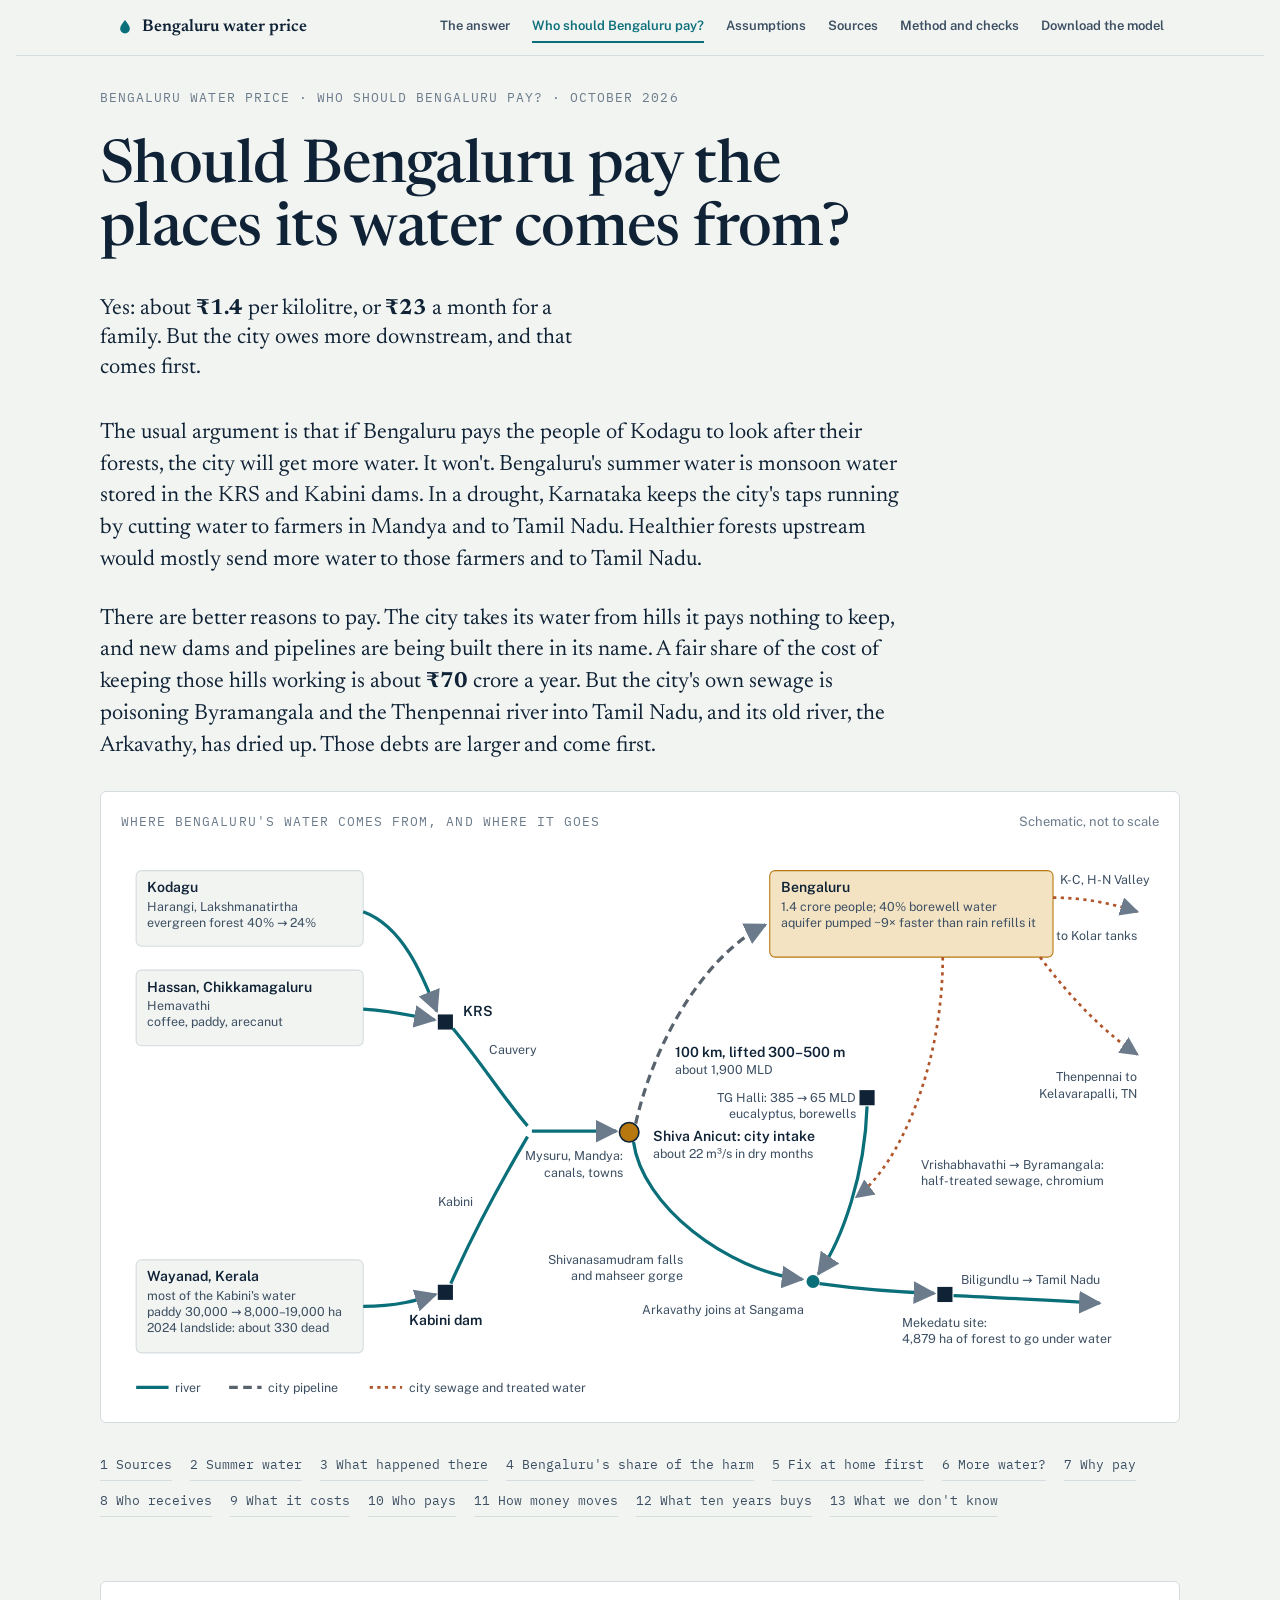
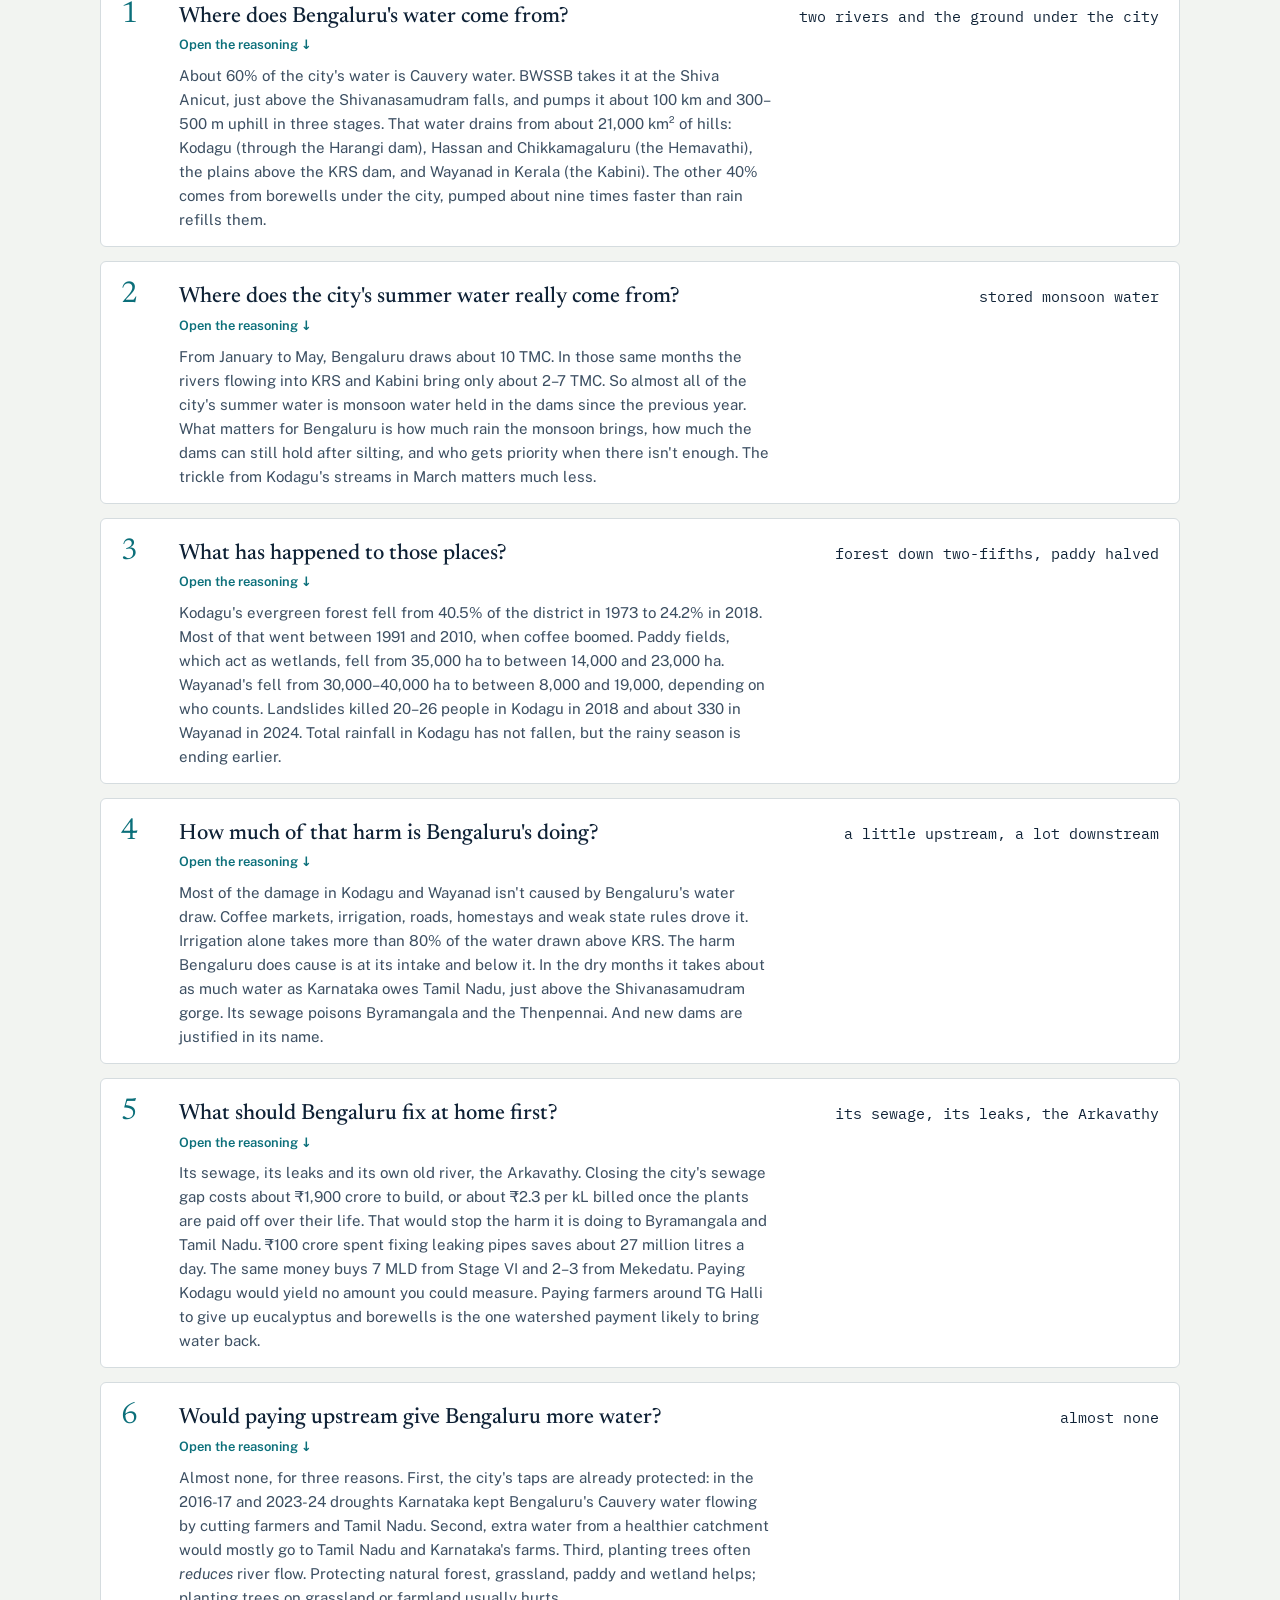
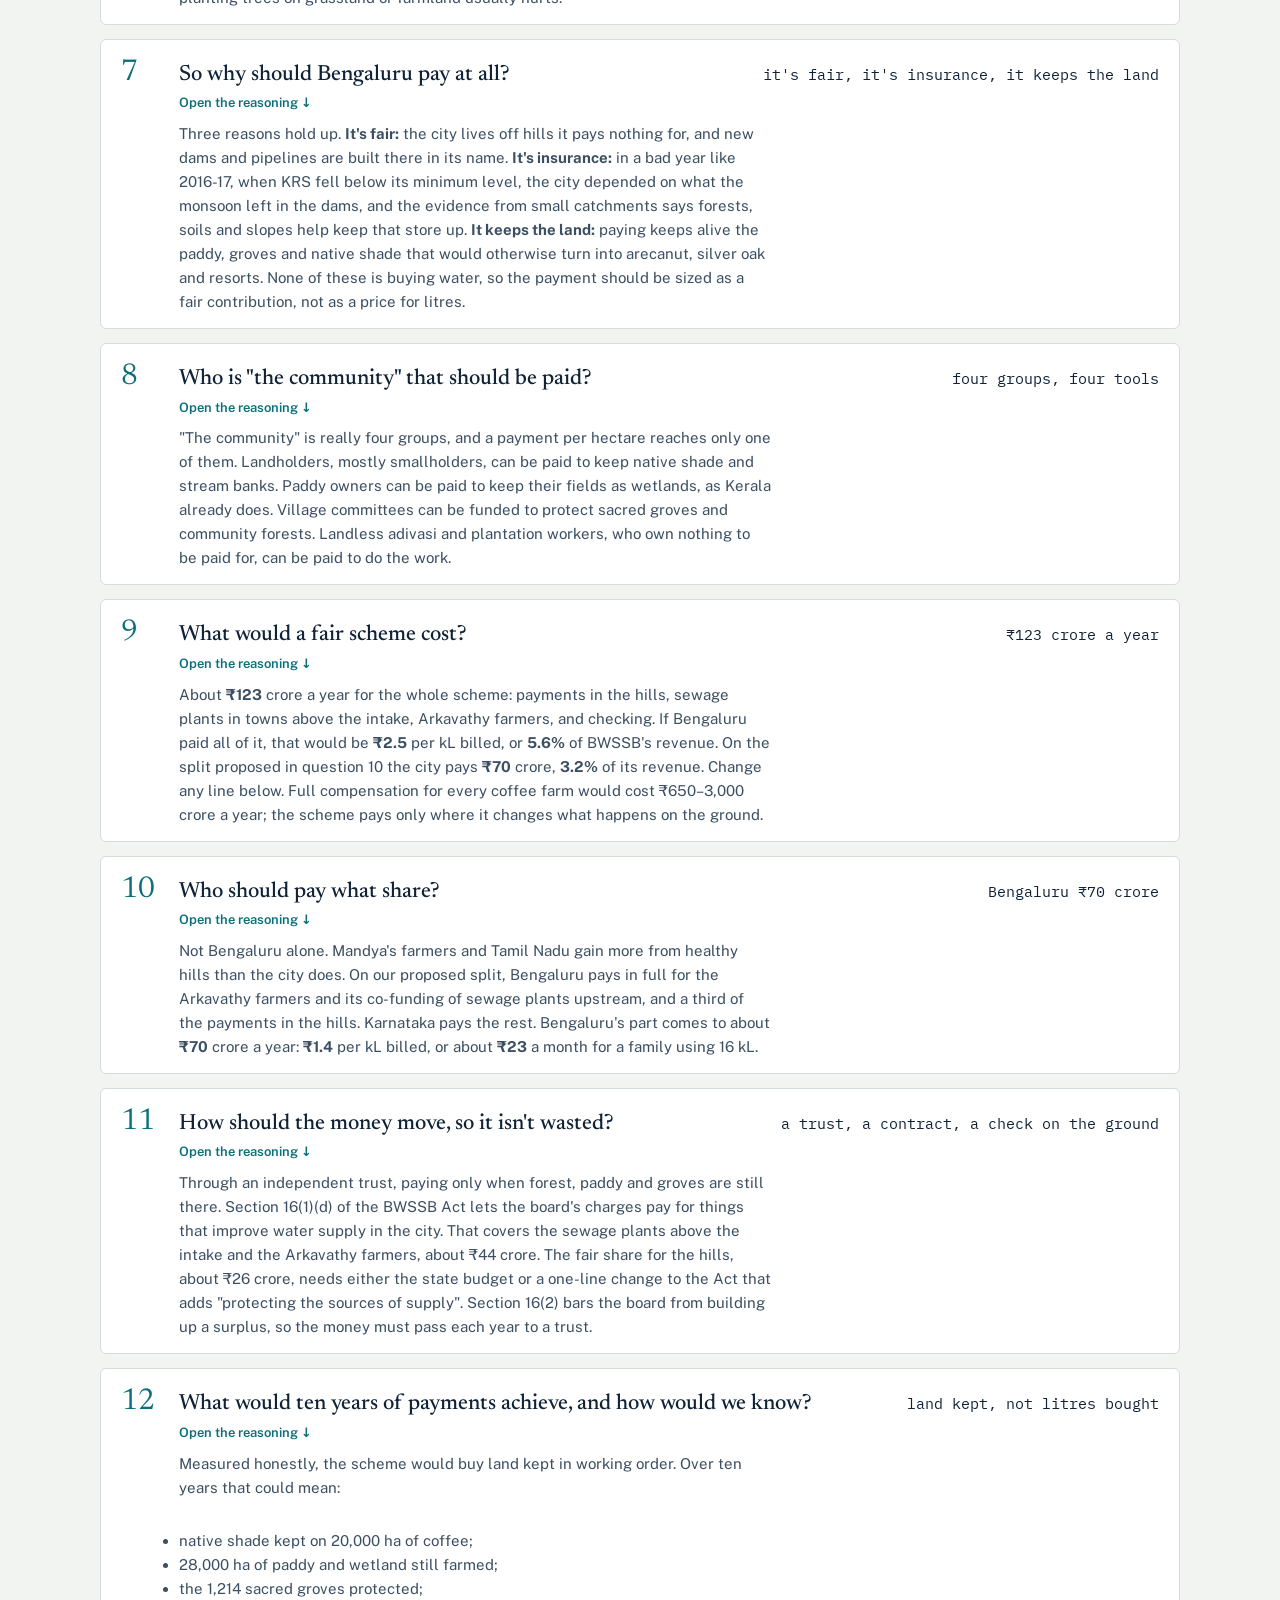
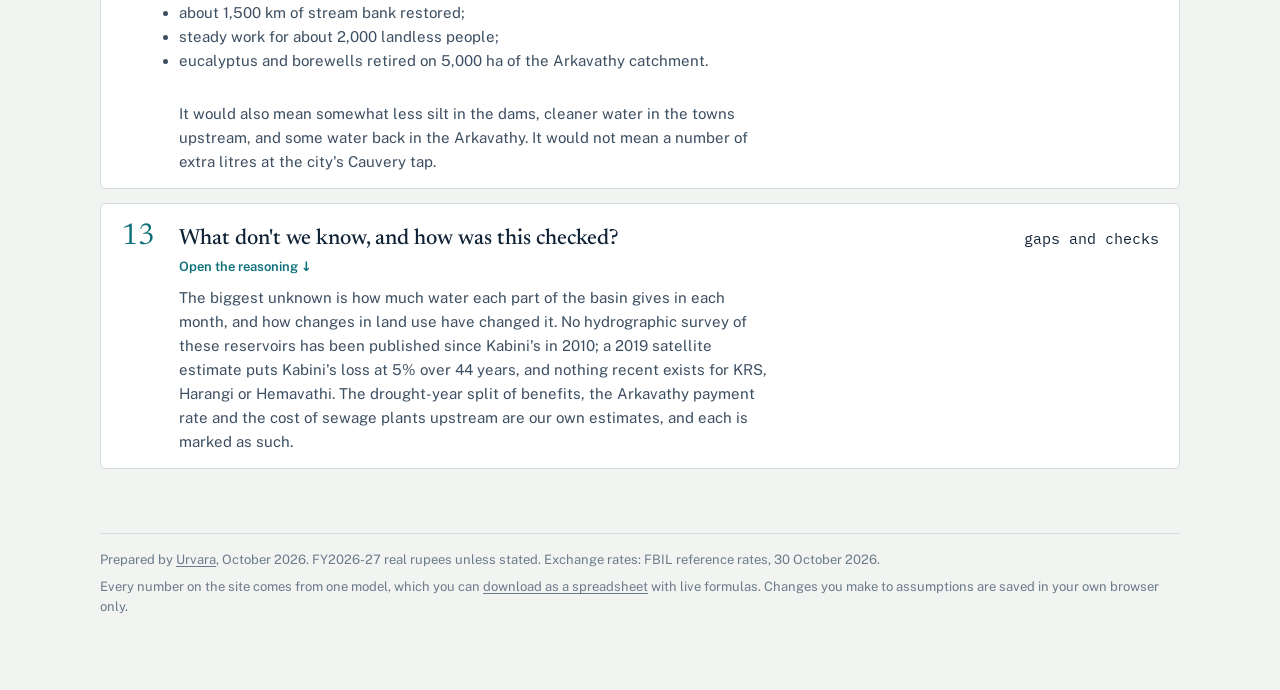
<file: watershed.html>
<!doctype html>
<html lang="en">
<head>
<meta charset="utf-8">
<meta name="viewport" content="width=device-width,initial-scale=1,viewport-fit=cover">
<title>Should Bengaluru pay the places its water comes from?</title>
<meta name="description" content="Where Bengaluru gets its water, what has happened there, what harm the city causes upstream and downstream, and what a fair payment to the source communities would cost and buy.">
<meta property="og:title" content="Should Bengaluru pay the places its water comes from?">
<meta property="og:description" content="Where Bengaluru gets its water, what has happened there, what harm the city causes upstream and downstream, and what a fair payment to the source communities would cost and buy.">
<link rel="icon" href="data:image/svg+xml,%3Csvg%20xmlns%3D%22http%3A%2F%2Fwww.w3.org%2F2000%2Fsvg%22%20viewBox%3D%220%200%2024%2024%22%3E%3Cpath%20d%3D%22M12%202.5c3.6%204.6%206.5%208.3%206.5%2011.7a6.5%206.5%200%200%201-13%200C5.5%2010.8%208.4%207.1%2012%202.5z%22%20fill%3D%22%230b6f7a%22%2F%3E%3C%2Fsvg%3E">
<link rel="preconnect" href="https://fonts.googleapis.com">
<link rel="preconnect" href="https://fonts.gstatic.com" crossorigin>
<link rel="stylesheet" href="https://fonts.googleapis.com/css2?family=Newsreader:opsz,wght@6..72,400;6..72,500;6..72,600&family=Public+Sans:ital,wght@0,400;0,500;0,600;0,700;1,400&family=IBM+Plex+Mono:wght@400;500&display=swap">
<link rel="stylesheet" href="assets/site.css">
<style>html,body{margin:0}[hidden]{display:none!important}img{max-width:100%}</style>
</head>
<body>
<nav class="site-nav" aria-label="Site"><div class="in" style="padding-left:max(16px,env(safe-area-inset-left,0px));padding-right:max(16px,env(safe-area-inset-right,0px))"><a class="brand" href="index.html"><svg viewBox="0 0 24 24" aria-hidden="true"><path d="M12 2.5c3.6 4.6 6.5 8.3 6.5 11.7a6.5 6.5 0 0 1-13 0C5.5 10.8 8.4 7.1 12 2.5z" fill="var(--water)"/></svg>Bengaluru water price</a><a class="l" href="index.html">The answer</a><a class="l" href="watershed.html" aria-current="page">Who should Bengaluru pay?</a><a class="l" href="assumptions.html">Assumptions</a><a class="l" href="sources.html">Sources</a><a class="l" href="method.html">Method and checks</a><a class="l" href="downloads/bengaluru-water-price-model.xlsx" download>Download the model</a></div></nav>
<div class="wrap" id="top">
<header class="hero">
  <div class="eyebrow">Bengaluru water price · Who should Bengaluru pay? · October 2026</div>
  <h1>Should Bengaluru pay the places its water comes from?</h1>
  <p class="standfirst">Yes: about <b data-ws="bwssb_perkl">₹1.4</b> per kilolitre, or <b data-ws="family">₹23</b> a month for a family. But the city owes more downstream, and that comes first.</p>
  <div class="lede col prose">
    <p>The usual argument is that if Bengaluru pays the people of Kodagu to look after their forests, the city will get more water. It won't. Bengaluru's summer water is monsoon water stored in the KRS and Kabini dams. In a drought, Karnataka keeps the city's taps running by cutting water to farmers in Mandya and to Tamil Nadu. Healthier forests upstream would mostly send more water to those farmers and to Tamil Nadu.</p>
    <p>There are better reasons to pay. The city takes its water from hills it pays nothing to keep, and new dams and pipelines are being built there in its name. A fair share of the cost of keeping those hills working is about <b data-ws="bwssb">₹70</b> crore a year. But the city's own sewage is poisoning Byramangala and the Thenpennai river into Tamil Nadu, and its old river, the Arkavathy, has dried up. Those debts are larger and come first.</p>
  </div>
  <div class="figure">
    <div class="answer-head"><span class="eyebrow">Where Bengaluru's water comes from, and where it goes</span><span class="small">Schematic, not to scale</span></div>
    <svg id="basin" viewBox="0 0 960 512" role="img" aria-label="Schematic of the Cauvery basin: Kodagu, Hassan and Wayanad feed the KRS and Kabini dams; the two rivers meet and reach the Shiva Anicut, where Bengaluru draws its water and pumps it 100 km uphill; the city's sewage returns via the Vrishabhavathi and Arkavathy to the Cauvery at Sangama, below the intake, and flows east to the Kolar tanks and the Thenpennai into Tamil Nadu"></svg>
  </div>
  <nav class="toc" aria-label="Questions">
    <a href="#w1">1 Sources</a><a href="#w2">2 Summer water</a><a href="#w3">3 What happened there</a><a href="#w4">4 Bengaluru's share of the harm</a><a href="#w5">5 Fix at home first</a><a href="#w6">6 More water?</a><a href="#w7">7 Why pay</a><a href="#w8">8 Who receives</a><a href="#w9">9 What it costs</a><a href="#w10">10 Who pays</a><a href="#w11">11 How money moves</a><a href="#w12">12 What ten years buys</a><a href="#w13">13 What we don't know</a>
  </nav>
</header>

<section class="qs" aria-label="The questions">

<article class="q" id="w1">
  <button class="q-head" type="button" aria-expanded="false"><span class="q-n">1</span><span class="q-t">Where does Bengaluru's water come from?</span><span class="q-a">two rivers and the ground under the city</span></button>
  <p class="q-s">About 60% of the city's water is Cauvery water. BWSSB takes it at the Shiva Anicut, just above the Shivanasamudram falls, and pumps it about 100 km and 300–500 m uphill in three stages. That water drains from about 21,000 km² of hills: Kodagu (through the Harangi dam), Hassan and Chikkamagaluru (the Hemavathi), the plains above the KRS dam, and Wayanad in Kerala (the Kabini). The other 40% comes from borewells under the city, pumped about nine times faster than rain refills them.</p>
  <div class="q-body" hidden>
    <div class="col prose"><p class="small">Units used on this page: <b>TMC</b> is a thousand million cubic feet, about 28 billion litres, or roughly two weeks of the city's Cauvery supply. <b>MLD</b> is a million litres a day. A <b>kL</b> is a kilolitre, 1,000 litres.</p></div>
    <div class="tablewrap"><table class="stack">
      <thead><tr><th>Source</th><th>Area</th><th>What it gives</th><th>Who lives there (2011 census)</th></tr></thead>
      <tbody>
        <tr><td>KRS dam catchment: Kodagu (Harangi, Lakshmanatirtha), Hassan and Chikkamagaluru (Hemavathi), Mysuru plains</td><td>10,619 km²</td><td>About 219 TMC in a normal year</td><td>Kodagu: 5.5 lakh people, 10.5% adivasi; 107,000 ha of coffee on 44,000 holdings</td></tr>
        <tr><td>Kabini dam catchment, mostly Wayanad in Kerala</td><td>About 7,000 km² in all; 2,142 km² above the dam</td><td>60–98 TMC, depending on the estimate; nearly all of it from Wayanad</td><td>Wayanad: 8.2 lakh people, 18.5% adivasi; 67,000 ha of coffee</td></tr>
        <tr><td>The river between the dams and the intake</td><td>About 3,000 km²</td><td>Less than 10 TMC</td><td>Farms and towns of Mandya and Mysuru</td></tr>
        <tr><td>Bengaluru's own aquifer</td><td>The city</td><td>About 1,400 MLD pumped. Rain refills 150–180 MLD; leaking pipes and sewers add about 450 MLD</td><td>1.4 crore people</td></tr>
        <tr><td>The Arkavathy and TG Halli reservoir (the city's first source)</td><td>About 1,450 km²</td><td>Inflow fell from 385 MLD before 1975 to 65 MLD after 2000; the city takes none of it now</td><td>Farmers of Ramanagara and Bengaluru Rural</td></tr>
      </tbody></table></div>
    <div class="col prose">
      <p><b>Which dam, which month?</b> Nobody publishes this. In April 2026 the state was releasing about 300 cusecs a day from KRS for Bengaluru, roughly 9.5 TMC a year. The rest of the city's 29 TMC comes from Kabini when KRS water goes to irrigation. So Wayanad, in Kerala, may supply half the city's water in a normal year. Cauvery Stage VI will move part of the intake up to KRS. That water will come only from Kodagu, Hassan and Chikkamagaluru, and it will be taken above Mysuru's sewage.</p>
      <p><b>The legal share.</b> The Supreme Court's 2018 judgment gives Karnataka 284.75 TMC, including 4.75 TMC more for Bengaluru's drinking water. The state lets BWSSB draw about 29 TMC a year, rising to 35 TMC with Stage VI. Any honest "pay the source" scheme has to include Wayanad, which means two state governments, not just BWSSB.</p>
    </div>
    <div class="ws-src" data-q="q1"></div>
  </div>
</article>

<article class="q" id="w2">
  <button class="q-head" type="button" aria-expanded="false"><span class="q-n">2</span><span class="q-t">Where does the city's summer water really come from?</span><span class="q-a">stored monsoon water</span></button>
  <p class="q-s">From January to May, Bengaluru draws about 10 TMC. In those same months the rivers flowing into KRS and Kabini bring only about 2–7 TMC. So almost all of the city's summer water is monsoon water held in the dams since the previous year. What matters for Bengaluru is how much rain the monsoon brings, how much the dams can still hold after silting, and who gets priority when there isn't enough. The trickle from Kodagu's streams in March matters much less.</p>
  <div class="q-body" hidden>
    <div class="col prose">
      <p>On 1 January, KRS and Kabini together usually hold 20–45 TMC of usable water. Bengaluru's 10 TMC for the summer comes out of that store, alongside 12.76 TMC that Karnataka must send to Tamil Nadu between January and May, and the drinking water of Mysuru, Mandya and other towns.</p>
      <p>Forests could matter to this store in two ways: by helping the late monsoon soak in and drain slowly into the dams, and by keeping soil, and silt, on the hills. Studies of small catchments in the Western Ghats show both. But at the scale of KRS, no study has yet found a change in inflow or silt that can be traced to Kodagu's forest loss. What has changed is how much is drawn upstream: canals and farm ponds. So a payment scheme should aim at keeping intact forest, grassland, paddy, wetlands and stable slopes, not at planting more trees.</p>
    </div>
    <div class="ws-src" data-q="q2"></div>
  </div>
</article>

<article class="q" id="w3">
  <button class="q-head" type="button" aria-expanded="false"><span class="q-n">3</span><span class="q-t">What has happened to those places?</span><span class="q-a">forest down two-fifths, paddy halved</span></button>
  <p class="q-s">Kodagu's evergreen forest fell from 40.5% of the district in 1973 to 24.2% in 2018. Most of that went between 1991 and 2010, when coffee boomed. Paddy fields, which act as wetlands, fell from 35,000 ha to between 14,000 and 23,000 ha. Wayanad's fell from 30,000–40,000 ha to between 8,000 and 19,000, depending on who counts. Landslides killed 20–26 people in Kodagu in 2018 and about 330 in Wayanad in 2024. Total rainfall in Kodagu has not fallen, but the rainy season is ending earlier.</p>
  <div class="q-body" hidden>
    <div class="tablewrap"><table class="stack">
      <thead><tr><th>What changed</th><th>How much</th></tr></thead>
      <tbody>
        <tr><td>Kodagu evergreen forest</td><td>40.5% of the district (1973) → 24.2% (2018); about 67,000 ha lost, much of it to coffee</td></tr>
        <tr><td>Natural vegetation across the Cauvery basin</td><td>Down about 45% between 1965 and 2016 (IISc)</td></tr>
        <tr><td>Shade in coffee</td><td>Native shade trees replaced by silver oak, which planters may fell freely. Native trees on most farms still legally belong to the state</td></tr>
        <tr><td>Paddy and wetland</td><td>Kodagu 35,000 ha (2010) → 14,000–23,000 ha now; Wayanad 30,000–40,000 ha → 8,000–19,000 ha; going to arecanut, ginger and coffee</td></tr>
        <tr><td>Sacred groves (devarakadu)</td><td>1,214 groves on 2,550 ha, down from 6,277 ha in 1905; 21–26% encroached</td></tr>
        <tr><td>Landslides</td><td>Kodagu 2018: 20–26 deaths, 4,056 houses, about ₹1,400 crore of damage to infrastructure. The Geological Survey blamed slope-cutting for roads, estates and homestays. Wayanad 2024: about 330 dead</td></tr>
        <tr><td>Elephants and people</td><td>About 120 people killed in Kodagu's forest divisions and 103 in Hassan since 2000</td></tr>
        <tr><td>Rivers upstream of the intake</td><td>Mostly moderate pollution. BOD, a measure of sewage in water, runs 2–3.5 mg/L; below 3 is fit for bathing. Madikeri, Kushalnagar, HD Kote and Sargur lack treatment. Mysuru can treat 165–187 MLD; estimates of what it produces run 150–220 MLD, so nobody knows the gap</td></tr>
        <tr><td>Protection</td><td>The Western Ghats eco-sensitive area is on its seventh draft. On 22 September 2026 Karnataka's legislature voted to reject that draft in its present form and asked for a year to re-survey. The vote binds nobody; the draft is still pending with the Centre</td></tr>
      </tbody></table></div>
    <div class="ws-src" data-q="q3"></div>
  </div>
</article>

<article class="q" id="w4">
  <button class="q-head" type="button" aria-expanded="false"><span class="q-n">4</span><span class="q-t">How much of that harm is Bengaluru's doing?</span><span class="q-a">a little upstream, a lot downstream</span></button>
  <p class="q-s">Most of the damage in Kodagu and Wayanad isn't caused by Bengaluru's water draw. Coffee markets, irrigation, roads, homestays and weak state rules drove it. Irrigation alone takes more than 80% of the water drawn above KRS. The harm Bengaluru does cause is at its intake and below it. In the dry months it takes about as much water as Karnataka owes Tamil Nadu, just above the Shivanasamudram gorge. Its sewage poisons Byramangala and the Thenpennai. And new dams are justified in its name.</p>
  <div class="q-body" hidden>
    <div class="tablewrap"><table class="stack">
      <thead><tr><th>Harm</th><th>Is it Bengaluru's doing?</th><th>Scale</th></tr></thead>
      <tbody>
        <tr><td>Dry-month water taken just above the falls and the gorge</td><td>Yes, directly</td><td>About 2 TMC a month, close to the 2.5 TMC Karnataka owes Tamil Nadu each month. The gorge is one of the last homes of the humpbacked mahseer, a large river fish found almost nowhere else and listed as critically endangered</td></tr>
        <tr><td>Sewage into the Vrishabhavathi, Byramangala and the Arkavathy</td><td>Yes, directly</td><td>About 530–580 MLD of sewage (2021), of which roughly 330–430 MLD can be treated; chromium in the reservoir; metals in fodder, milk and baby corn</td></tr>
        <tr><td>Sewage into the Thenpennai and Kelavarapalli dam in Tamil Nadu</td><td>Yes, directly</td><td>BOD up to 111 mg/L; almost no oxygen at Kelavarapalli, which irrigates 3,676 ha and supplies Hosur. A case is pending at the National Green Tribunal</td></tr>
        <tr><td>The Arkavathy and TG Halli drying up</td><td>Mostly: pumping for the city's growth, and eucalyptus</td><td>Inflow down from 385 MLD to 65 MLD; eucalyptus up from 11 to 104 km²</td></tr>
        <tr><td>Mekedatu reservoir</td><td>Bengaluru is the stated reason; it is also Karnataka's storage and bargaining chip against Tamil Nadu</td><td>₹16,745 crore; 4,879 ha of the Cauvery Wildlife Sanctuary to go under water; about 5–7 TMC for the city</td></tr>
        <tr><td>Yettinahole</td><td>Partly: 2.5 TMC is meant for Bengaluru</td><td>₹23,251 crore; Western Ghats forest cleared. The state auditor and IISc say it will deliver far less than promised</td></tr>
        <tr><td>Kodagu forest loss, landslides, elephants</td><td>No, except through tourism and as a market for coffee</td><td>See question 3</td></tr>
      </tbody></table></div>
    <div class="col prose"><p>The ledger points one way. Bengaluru's clearest debts are to the people downstream of its sewage and to its own old river, the Arkavathy. Its debt to Kodagu and Wayanad is real but smaller and less direct.</p></div>
    <div class="ws-src" data-q="q4"></div>
  </div>
</article>

<article class="q" id="w5">
  <button class="q-head" type="button" aria-expanded="false"><span class="q-n">5</span><span class="q-t">What should Bengaluru fix at home first?</span><span class="q-a">its sewage, its leaks, the Arkavathy</span></button>
  <p class="q-s">Its sewage, its leaks and its own old river, the Arkavathy. Closing the city's sewage gap costs about ₹1,900 crore to build, or about ₹2.3 per kL billed once the plants are paid off over their life. That would stop the harm it is doing to Byramangala and Tamil Nadu. ₹100 crore spent fixing leaking pipes saves about 27 million litres a day. The same money buys 7 MLD from Stage VI and 2–3 from Mekedatu. Paying Kodagu would yield no amount you could measure. Paying farmers around TG Halli to give up eucalyptus and borewells is the one watershed payment likely to bring water back.</p>
  <div class="q-body" hidden>
    <div class="tablewrap"><table class="stack">
      <thead><tr><th>Option</th><th>₹ per kL, capital spread over its life</th><th>MLD per ₹100 crore</th></tr></thead>
      <tbody>
        <tr><td>Fixing leaks (BWSSB's performance contracts: ₹635 crore saved 170 MLD)</td><td>About 9</td><td>About 27</td></tr>
        <tr><td>Rooftop rainwater harvesting</td><td>About 9</td><td>–</td></tr>
        <tr><td>Reusing treated water (V-Valley tertiary plant)</td><td>10–25</td><td>–</td></tr>
        <tr><td>Treated water cleaned to drinking standard, via TG Halli</td><td>20–30</td><td>About 17</td></tr>
        <tr><td>Cauvery Stage VI</td><td>About 22 for the capital alone; 28–53 at the city's reservoirs once power and running costs are added</td><td>About 7</td></tr>
        <tr><td>Yettinahole, Bengaluru's share</td><td>20–49</td><td>–</td></tr>
        <tr><td>Mekedatu, before any pipeline to the city</td><td>50–72</td><td>2–3</td></tr>
        <tr><td>Paying Kodagu</td><td>–</td><td>Nothing measurable</td></tr>
      </tbody></table></div>
    <div class="col prose">
      <p>The home options are harder than they look. TG Halli holds 2.2 of its 3.3 TMC today, but the city doesn't use it, because people don't trust the water. Fixing leaks also cuts the water that leaks recharge into the aquifer. And keeping more treated water in the city would cut what Kolar's farmers now receive. None of these is a reason to look upstream first.</p>
      <p><b>The order we'd suggest:</b> close the sewage gap; fund the home watershed, including the Arkavathy farmers; then make a modest upstream payment, and say plainly that it is paid because it is fair and as insurance, not to buy water.</p>
    </div>
    <div class="ws-src" data-q="q11"></div>
  </div>
</article>

<article class="q" id="w6">
  <button class="q-head" type="button" aria-expanded="false"><span class="q-n">6</span><span class="q-t">Would paying upstream give Bengaluru more water?</span><span class="q-a">almost none</span></button>
  <p class="q-s">Almost none, for three reasons. First, the city's taps are already protected: in the 2016-17 and 2023-24 droughts Karnataka kept Bengaluru's Cauvery water flowing by cutting farmers and Tamil Nadu. Second, extra water from a healthier catchment would mostly go to Tamil Nadu and Karnataka's farms. Third, planting trees often <i>reduces</i> river flow. Protecting natural forest, grassland, paddy and wetland helps; planting trees on grassland or farmland usually hurts.</p>
  <div class="q-body" hidden>
    <div class="col prose">
      <p><b>The droughts.</b> In 2023-24 Tamil Nadu received 81 of the 177 TMC it was owed, and farmers in Mandya, Mysuru and Kodagu got no water for summer crops. Bengaluru kept drawing about 1,450 MLD from the Cauvery (it draws about 1,900 now, after Stage V). Its shortage came from its own borewells: 6,900 of 14,000 public borewells ran dry. Nothing in law guarantees this protection. The court put drinking water "on a higher pedestal", but no written rule exempts the city when the shared water is cut; it is a political choice made each time.</p>
      <p><b>Who gets extra water.</b> In normal years almost all of it flows on to Tamil Nadu, turning the Shivanasamudram turbines on the way. Bengaluru gains nothing, because its pumps cap what it can draw, not the river. In a drought year, our rough split is about 55% to Tamil Nadu, 30% to Karnataka's farms, 8–10% to Bengaluru and 4–5% to other towns. Extra water in June and July also helps Karnataka meet what it owes Tamil Nadu in those months, which is a reason for the state, more than the city, to pay.</p>
      <p><b>Trees and water.</b> Studies in the Western Ghats find that natural forest keeps streams flowing longer into the dry season than degraded forest or acacia plantations. But planting trees on grassland cuts runoff by about 44%, and by 75% with eucalyptus, and in about 80% of reforestation studies water yield fell. Modelling of the upper Cauvery adds a warning: more farm ponds and check dams upstream would cut inflow to KRS by 2–6%, and by 10–15% in dry years.</p>
      <p><b>Silt and quality.</b> KRS has lost about 7% of its capacity since 1932 and Kabini about 5% since 1974, which is slow by Indian standards. Catchment work might save ₹3–10 crore a year of lost storage, for all users together. The exception may be Harangi, Kodagu's own dam: its engineers say the 2018 landslides dumped about 1.2 TMC of silt into it, but nobody has surveyed it. The water at the city's intake is clean on the measures available: treatment chemicals cost about ₹0.40 per kL, a small fraction of the cost of pumping it uphill.</p>
    </div>
    <div class="ws-src" data-q="q5"></div>
  </div>
</article>

<article class="q" id="w7">
  <button class="q-head" type="button" aria-expanded="false"><span class="q-n">7</span><span class="q-t">So why should Bengaluru pay at all?</span><span class="q-a">it's fair, it's insurance, it keeps the land</span></button>
  <p class="q-s">Three reasons hold up. <b>It's fair:</b> the city lives off hills it pays nothing for, and new dams and pipelines are built there in its name. <b>It's insurance:</b> in a bad year like 2016-17, when KRS fell below its minimum level, the city depended on what the monsoon left in the dams, and the evidence from small catchments says forests, soils and slopes help keep that store up. <b>It keeps the land:</b> paying keeps alive the paddy, groves and native shade that would otherwise turn into arecanut, silver oak and resorts. None of these is buying water, so the payment should be sized as a fair contribution, not as a price for litres.</p>
  <div class="q-body" hidden>
    <div class="col prose">
      <p>There are two different reasons to hand over money, and they call for different sums. One is paying for something you get, like less silt in the dams. The other is paying because it is fair, since the city takes and gives nothing back. One number cannot do both jobs.</p>
      <p>Measured as a service, the upstream payment is worth very little to the city. Less silt might save all users ₹3–10 crore a year; Bengaluru's share of that is about ₹1 crore. So of the <b data-ws="bwssb">₹70</b> crore Bengaluru would pay under this page's scheme, about ₹44 crore goes to harm the city causes or water it can get back (sewage plants above its intake, Arkavathy farmers), and about ₹26 crore is a fair share of keeping the hills working.</p>
      <p>One argument does not hold up: "pay Kodagu so Bengaluru gets more water". If a scheme is sold that way, people will judge it on litres. It will fail that test, and it will lose public support.</p>
    </div>
  </div>
</article>

<article class="q" id="w8">
  <button class="q-head" type="button" aria-expanded="false"><span class="q-n">8</span><span class="q-t">Who is "the community" that should be paid?</span><span class="q-a">four groups, four tools</span></button>
  <p class="q-s">"The community" is really four groups, and a payment per hectare reaches only one of them. Landholders, mostly smallholders, can be paid to keep native shade and stream banks. Paddy owners can be paid to keep their fields as wetlands, as Kerala already does. Village committees can be funded to protect sacred groves and community forests. Landless adivasi and plantation workers, who own nothing to be paid for, can be paid to do the work.</p>
  <div class="q-body" hidden>
    <div class="tablewrap"><table class="stack">
      <thead><tr><th>Group</th><th>Who they are</th><th>What works</th></tr></thead>
      <tbody>
        <tr><td>Landholders</td><td>43,933 coffee holdings in Kodagu, only 507 above 10 ha; corporate estates are a minority. Jamma bane land (estate land Kodava families held under old tenure rules) could only be sold freely after 2011</td><td>A yearly payment to keep native shade trees and stream buffers, plus a change in law giving planters rights over native trees they plant or protect. In one survey 59% of farmers said they would plant native trees if they owned them</td></tr>
        <tr><td>Paddy owners</td><td>Kodagu's remaining 14,000–23,000 ha; Wayanad's 8,000–19,000 ha</td><td>A yearly payment for keeping paddy, like Kerala's ₹3,000 per ha</td></tr>
        <tr><td>Village committees</td><td>1,214 sacred grove committees; 6,554 Biodiversity Management Committees in Karnataka; gram sabhas with forest rights</td><td>Grants for grove protection, fencing and restoration</td></tr>
        <tr><td>Landless adivasi and workers</td><td>Kodagu's 58,000 adivasi (Yerava, Jenu Kuruba and others), many landless and living on estates; about 1.5 lakh coffee workers, many of them migrants; Wayanad's Paniya</td><td>Paid work restoring stream banks and groves, removing Lantana and monitoring, at ₹600 a day, above what pickers earn now</td></tr>
      </tbody></table></div>
    <div class="col prose">
      <p><b>A law change would do more than money.</b> Silver oak spreads because planters may fell it freely while the state owns the native trees on most farms. Giving landholders rights over native trees they plant or protect, while still protecting large old trees, would fix much of the shade problem for almost nothing.</p>
      <p><b>What money can't do.</b> Stopping a sale to a resort would take ₹5–10 lakh per hectare a year. That is unaffordable, so rules have to do that job, and the legislature's vote against the eco-sensitive area draft makes that harder.</p>
      <p><b>Ask them first.</b> This page has not asked the people of Kodagu and Wayanad what they want. The loudest local demands in the news are about tree rights, elephants and the eco-sensitive area rules. A scheme should be designed with them, not for them.</p>
    </div>
    <div class="ws-src" data-q="q7"></div>
  </div>
</article>

<article class="q" id="w9">
  <button class="q-head" type="button" aria-expanded="false"><span class="q-n">9</span><span class="q-t">What would a fair scheme cost?</span><span class="q-a"><span data-ws="total">₹123</span> crore a year</span></button>
  <p class="q-s">About <b data-ws="total">₹123</b> crore a year for the whole scheme: payments in the hills, sewage plants in towns above the intake, Arkavathy farmers, and checking. If Bengaluru paid all of it, that would be <b data-ws="perkl_all">₹2.5</b> per kL billed, or <b data-ws="pct_rev">5.6%</b> of BWSSB's revenue. On the split proposed in question 10 the city pays <b data-ws="bwssb">₹70</b> crore, <b data-ws="pct_rev_bwssb">3.2%</b> of its revenue. Change any line below. Full compensation for every coffee farm would cost ₹650–3,000 crore a year; the scheme pays only where it changes what happens on the ground.</p>
  <div class="q-body" hidden>
    <div class="figure">
      <div class="tablewrap"><table class="calc-t">
        <thead><tr><th>What the money pays for</th><th class="r">Quantity</th><th class="r">Rate</th><th class="r">₹ crore a year</th></tr></thead>
        <tbody id="ws-lines"></tbody>
        <tfoot><tr class="total"><td>Whole scheme</td><td class="empty"></td><td class="empty"></td><td class="r" data-ws="total_n">123</td></tr></tfoot>
      </table></div>
      <p class="cap">Rates come from schemes already running where they exist: Wayanad's ₹50 per tree per year (Meenangadi), Kerala's ₹3,000 per ha paddy payment, Namami Gange's stream-bank costs, and Beijing's payments to Miyun farmers. Where none exists, the line says it is our estimate. Click a line's name to see where its numbers come from. "Shared" lines are split between Bengaluru and Karnataka (question 10); "Bengaluru" lines are the city's alone.</p>
    </div>
    <div class="tablewrap"><table class="stack">
      <thead><tr><th>How big could the bill be?</th><th>₹ per kL billed</th><th>What it buys</th></tr></thead>
      <tbody>
        <tr><td>The service alone: less silt, Bengaluru's share</td><td>₹0.02–0.2</td><td>Almost nothing the city can measure</td></tr>
        <tr><td>This page's scheme, Bengaluru's share</td><td data-ws="bwssb_perkl">₹1.4</td><td>Sewage plants above the intake, Arkavathy farmers, and a third of the upkeep of the hills</td></tr>
        <tr><td>A bigger scheme: all the Arkavathy's eucalyptus land at Miyun rates, rent for stream-bank land, a larger Wayanad share</td><td>₹3–5</td><td>More water back from the Arkavathy; stream banks on private land</td></tr>
        <tr><td>Full compensation for every coffee farm</td><td>₹13–60</td><td>Not a policy; shown for scale</td></tr>
      </tbody></table></div>
    <div class="col prose">
      <p><b>How it compares.</b> New York spends about $100 million a year on its watershed, about ₹7 per kL. Quito puts 2% of water bills into its water fund; Lima about 0.5%. Bengaluru's share here is about 3% of its revenue, a little above Quito. It is about 1% of what the main page finds a kL really costs to supply (₹113).</p>
    </div>
    <div class="ws-src" data-q="q8"></div>
  </div>
</article>

<article class="q" id="w10">
  <button class="q-head" type="button" aria-expanded="false"><span class="q-n">10</span><span class="q-t">Who should pay what share?</span><span class="q-a">Bengaluru <span data-ws="bwssb">₹70</span> crore</span></button>
  <p class="q-s">Not Bengaluru alone. Mandya's farmers and Tamil Nadu gain more from healthy hills than the city does. On our proposed split, Bengaluru pays in full for the Arkavathy farmers and its co-funding of sewage plants upstream, and a third of the payments in the hills. Karnataka pays the rest. Bengaluru's part comes to about <b data-ws="bwssb">₹70</b> crore a year: <b data-ws="bwssb_perkl">₹1.4</b> per kL billed, or about <b data-ws="family">₹23</b> a month for a family using 16 kL.</p>
  <div class="q-body" hidden>
    <div class="figure">
      <div class="lever"><label for="ws-share">Bengaluru's share of the payments in the hills <output id="ws-share-out">33%</output></label><input type="range" id="ws-share" min="0" max="100" step="5" value="33"><span class="hint">Our estimates: Bengaluru uses 12–20% of the water drawn above the dams, and gets about 10% of the gain in a drought year. It is also the richest user and the reason new dams are built, so we propose a third.</span></div>
      <div class="tablewrap"><table class="stack">
        <thead><tr><th>Payer</th><th>₹ crore a year</th><th>Through</th></tr></thead>
        <tbody>
          <tr><td>Bengaluru (BWSSB)</td><td data-ws="bwssb_n">70</td><td>A charge on water bills of about <span data-ws="pct_rev_bwssb">3.2%</span>, passed each year to an independent trust (see question 11)</td></tr>
          <tr><td>Karnataka</td><td data-ws="state_n">53</td><td>The irrigation budget, since Mandya's farmers gain most in droughts, and the share of central taxes Karnataka already gets partly because of its forest cover (the Finance Commission weights part of that money by forest area). Its share of the Wayanad line goes through an agreement with Kerala</td></tr>
          <tr><td>Kerala</td><td data-ws="kerala_n">3</td><td>Its existing ₹3,000 a ha paddy payment in Wayanad, which carries on alongside the scheme</td></tr>
        </tbody></table></div>
      <p class="cap">A flat charge per kL would weigh most on the poorest homes: ₹1.4 is 16% on top of the first slab's ₹8.50 per kL, and about 1% for bulk users at ₹99. A charge set as a share of each bill raises the same money and is fairer. Companies can also give through the same trust as part of their water-stewardship commitments.</p>
    </div>
    <div class="col prose">
      <p><b>What about Tamil Nadu and Mandya?</b> They take most of any extra water from the hills, so in fairness they should pay too. No body exists that could charge them. The Cauvery Water Management Authority sets releases, not payments. A basin-wide scheme is the right end point; a Karnataka scheme with Bengaluru paying its share is the place to start.</p>
    </div>
  </div>
</article>

<article class="q" id="w11">
  <button class="q-head" type="button" aria-expanded="false"><span class="q-n">11</span><span class="q-t">How should the money move, so it isn't wasted?</span><span class="q-a">a trust, a contract, a check on the ground</span></button>
  <p class="q-s">Through an independent trust, paying only when forest, paddy and groves are still there. Section 16(1)(d) of the BWSSB Act lets the board's charges pay for things that improve water supply in the city. That covers the sewage plants above the intake and the Arkavathy farmers, about ₹44 crore. The fair share for the hills, about ₹26 crore, needs either the state budget or a one-line change to the Act that adds "protecting the sources of supply". Section 16(2) bars the board from building up a surplus, so the money must pass each year to a trust.</p>
  <div class="q-body" hidden>
    <div class="col prose">
      <ul>
        <li><b>Spend the money; don't just collect it.</b> Lima's utility has spent only about 7% of the money it set aside for its catchment, and across Peru about 75% of such money was unspent in 2025. Peru passed a decree in January 2026 forcing utilities to use it or hand it over. Quito's fund works better because an independent trust holds and spends it.</li>
        <li><b>A contract between governments.</b> China's Xin'an deal began in 2012 with ¥100 million a year from each province plus ¥300 million from Beijing, rose to ¥200 million, and since 2023 pools about ¥1 billion a year. Payment depends on water quality at the border, which has met the target every year since. Karnataka could make the same deal with Kodagu and Hassan, using silt and water quality at the Harangi and KRS inflows.</li>
        <li><b>Pay people, not offices.</b> In Vietnam's national scheme, households received only about 6% of payouts directly and forest boards about half, though communities also hold most of the protection contracts. Pay households and village committees directly. Use the Biodiversity Management Committees that already exist in every local body, and the gram sabhas. Karnataka has rejected 89% of forest-rights claims, so the gram sabha route is narrow for now.</li>
        <li><b>Check on the ground, not just from space.</b> Satellites can show paddy and forest cover, but not tell native shade from silver oak. So shade payments need a sample of farms checked on the ground each year. That costs more: budget up to 12–15% for that line.</li>
        <li><b>Don't pay for trees counted.</b> India's Green Credit scheme still rewards trees counted on Forest Department land and has no way to measure water. Paying for trees planted would reward the very planting that can cut dry-season flow.</li>
        <li><b>Budget for checking.</b> Monitoring and administration typically cost 7–11% of a scheme. A pair of stream gauges costs about $4,700. The first thing to buy is a silt survey of Harangi.</li>
        <li><b>Kerala needs its own deal.</b> BWSSB can build works anywhere in Karnataka, but not in Wayanad. The Kabini side needs an agreement between the two states, built on Kerala's existing paddy payments.</li>
        <li><b>Plan for year eleven.</b> When payments stop, people go back: 88% of Miyun's farmers said they would return to paddy. If the trust saves part of each year's money, as Quito's fund does, it can build an endowment that keeps paying after the first ten years.</li>
      </ul>
    </div>
    <div class="ws-src" data-q="q10"></div>
  </div>
</article>

<article class="q" id="w12">
  <button class="q-head" type="button" aria-expanded="false"><span class="q-n">12</span><span class="q-t">What would ten years of payments achieve, and how would we know?</span><span class="q-a">land kept, not litres bought</span></button>
  <p class="q-s">Measured honestly, the scheme would buy land kept in working order. Over ten years that could mean:</p>
  <ul class="q-s">
    <li>native shade kept on <span data-ws="o_shade">20,000</span> ha of coffee;</li>
    <li><span data-ws="o_paddy">28,000</span> ha of paddy and wetland still farmed;</li>
    <li>the 1,214 sacred groves protected;</li>
    <li>about <span data-ws="o_rip">1,500</span> km of stream bank restored;</li>
    <li>steady work for about <span data-ws="o_jobs">2,000</span> landless people;</li>
    <li>eucalyptus and borewells retired on <span data-ws="o_ark">5,000</span> ha of the Arkavathy catchment.</li>
  </ul>
  <p class="q-s">It would also mean somewhat less silt in the dams, cleaner water in the towns upstream, and some water back in the Arkavathy. It would not mean a number of extra litres at the city's Cauvery tap.</p>
  <div class="q-body" hidden>
    <div class="tablewrap"><table class="stack">
      <thead><tr><th>Check</th><th>How</th><th>What success looks like</th></tr></thead>
      <tbody>
        <tr><td>Forest, shade and paddy still there</td><td>Satellite images each year, with a sample of farms checked on the ground</td><td>Paddy loss in Kodagu stops; native shade stops falling</td></tr>
        <tr><td>Silt</td><td>Silt and turbidity sampling at the Harangi and KRS inflows; a survey of each reservoir every five years. None has been published for KRS, Harangi or Hemavathi since 2009</td><td>Less silt reaching the dams for the same rainfall, over the decade</td></tr>
        <tr><td>River quality above the intake</td><td>The pollution board's monthly data at Kushalnagar, Srirangapatna and Sathyagalam</td><td>Every station fit for bathing (BOD below 3 mg/L)</td></tr>
        <tr><td>Arkavathy</td><td>Inflow to TG Halli; groundwater levels in the catchment</td><td>Inflow rises from today's trickle</td></tr>
        <tr><td>Who got paid</td><td>A public ledger of payments by group</td><td>A fair share reaches landless workers and village committees, not just landholders</td></tr>
      </tbody></table></div>
  </div>
</article>

<article class="q" id="w13">
  <button class="q-head" type="button" aria-expanded="false"><span class="q-n">13</span><span class="q-t">What don't we know, and how was this checked?</span><span class="q-a">gaps and checks</span></button>
  <p class="q-s">The biggest unknown is how much water each part of the basin gives in each month, and how changes in land use have changed it. No hydrographic survey of these reservoirs has been published since Kabini's in 2010; a 2019 satellite estimate puts Kabini's loss at 5% over 44 years, and nothing recent exists for KRS, Harangi or Hemavathi. The drought-year split of benefits, the Arkavathy payment rate and the cost of sewage plants upstream are our own estimates, and each is marked as such.</p>
  <div class="q-body" hidden>
    <div class="col prose">
      <p><b>Data that would settle the biggest questions:</b></p>
      <ul>
        <li>BWSSB's monthly draw, and which dam each month's water was released from.</li>
        <li>Daily inflows to Harangi, KRS and Kabini over 2015–2026.</li>
        <li>Reservoir silt surveys, starting with Harangi.</li>
        <li>How much sewage Mysuru actually produces and treats.</li>
        <li>Coffee Board cultivation costs for 2024-26.</li>
        <li>Outcomes of forest-rights claims in Kodagu.</li>
        <li>What the people of Kodagu and Wayanad want from a scheme.</li>
        <li>A legal opinion on sections 16(1)(d), 16(2) and 127A of the BWSSB Act.</li>
      </ul>
      <p><b>How it was checked.</b> This page was built from eight pieces of research: where the water comes from, what harm is done, what a scheme would cost, how the money could move, and four follow-ups on drought rules, land ownership, the city's own watershed and the law. A separate AI model (Claude Fable) re-checked the first four against the original documents. Three more checks then read the finished page: one on hydrology and facts, one on the economics of paying for land, and one on plain language and design. Those checks changed:</p>
      <ul>
        <li>Kodagu's forest loss: 40.5% to 24.2%, not 27.1%.</li>
        <li>Wayanad's death toll: 330, not "over 400".</li>
        <li>Mekedatu's water for Bengaluru: 5–7 TMC, not 67.</li>
        <li>The aquifer: pumped about nine times faster than rain refills it, not five.</li>
        <li>The scheme: Bengaluru now pays a share of the Wayanad line, the Arkavathy rate went up fivefold to a level that could change what farmers do, and stewards' pay rose to ₹600 a day. The total rose from ₹103 crore to about ₹123 crore.</li>
        <li>The law: the BWSSB Act can carry the sewage and Arkavathy lines, but probably not the fair share for the hills.</li>
      </ul>
      <p>They also changed the argument. The city's summer water is stored monsoon water, and the case for paying rests on fairness and insurance, not on extra litres.</p>
    </div>
  </div>
</article>
</section>

<footer>
  <span>Prepared by <a href="https://urvara.life">Urvara</a>, October 2026. FY2026-27 real rupees unless stated. Exchange rates: FBIL reference rates, 30 October 2026.</span>
  <span>Every number on the site comes from one model, which you can <a href="downloads/bengaluru-water-price-model.xlsx" download>download as a spreadsheet</a> with live formulas. Changes you make to assumptions are saved in your own browser only.</span>
</footer>
</div>

<script src="assets/watershed.js"></script>
</body>
</html>
</file>
<file: assets/site.css>
/* Layout: one reading column (~68ch) that widens for exhibits; the price ladder is drawn as the
   pipe's climb from the Cauvery to the city, because the cost rises with the lift. */
:root {
  --paper: #f2f4f1;        /* cool mineral paper */
  --sheet: #ffffff;
  --ink: #0f2236;          /* river navy */
  --ink-2: #3c4f62;
  --ink-3: #6b7b8b;
  --rule: #d5dcdf;
  --water: #0b6f7a;        /* Cauvery teal */
  --water-2: #5aa7ad;
  --water-3: #b9dcdd;
  --ochre: #b7790f;        /* the gap: what someone else pays */
  --ochre-soft: #f3e3c3;
  --carbon: #59636e;
  --good: #2f7d4f; --bad: #b0542a; --ugly: #7b2b3a;
  --focus: #0b6f7a;
  --f-display: "Newsreader", "Iowan Old Style", Georgia, serif;
  --f-body: "Public Sans", "Segoe UI", system-ui, sans-serif;
  --f-data: "IBM Plex Mono", ui-monospace, "SFMono-Regular", Menlo, monospace;
  --s-0: .8125rem; --s-1: .9375rem; --s-2: 1.0625rem; --s-3: 1.375rem; --s-4: 1.875rem; --s-5: 2.75rem; --s-6: 3.75rem;
}
@media (prefers-color-scheme: dark) { :root:not([data-theme="light"]) {
  --paper: #0b1520; --sheet: #111e2b; --ink: #e4ebef; --ink-2: #b3c0ca; --ink-3: #8293a1; --rule: #253545;
  --water: #4fb3bc; --water-2: #7cc6cc; --water-3: #1d4a52; --ochre: #e2a740; --ochre-soft: #3a2c12;
  --carbon: #9aa5b0; --good: #6cc191; --bad: #e38a5e; --ugly: #e07b8e; --focus: #4fb3bc; color-scheme: dark } }
:root[data-theme="dark"] {
  --paper: #0b1520; --sheet: #111e2b; --ink: #e4ebef; --ink-2: #b3c0ca; --ink-3: #8293a1; --rule: #253545;
  --water: #4fb3bc; --water-2: #7cc6cc; --water-3: #1d4a52; --ochre: #e2a740; --ochre-soft: #3a2c12;
  --carbon: #9aa5b0; --good: #6cc191; --bad: #e38a5e; --ugly: #e07b8e; --focus: #4fb3bc; color-scheme: dark }

* { box-sizing: border-box; }
body { background: var(--paper); color: var(--ink); font-family: var(--f-body); font-size: var(--s-2); line-height: 1.6;
  padding-left: max(16px, env(safe-area-inset-left, 0px)); padding-right: max(16px, env(safe-area-inset-right, 0px)); }
.wrap { max-width: 1080px; margin: 0 auto; padding-block: 40px 96px; display: grid; gap: 64px; }
.col { max-width: 68ch; }
h1, h2, h3 { font-family: var(--f-display); font-weight: 500; text-wrap: balance; letter-spacing: -.01em; margin: 0; }
h1 { font-size: clamp(2.25rem, 5vw, var(--s-6)); line-height: 1.05; }
h2 { font-size: var(--s-4); line-height: 1.15; }
h3 { font-size: var(--s-3); line-height: 1.25; }
p { margin: 0; }
.prose { display: grid; gap: 1em; }
.eyebrow { font-family: var(--f-data); font-size: var(--s-0); letter-spacing: .08em; text-transform: uppercase; color: var(--ink-3); }
.lede { font-size: var(--s-3); line-height: 1.45; font-family: var(--f-display); color: var(--ink); }
.lede p + p { margin-top: .2em; }
a { color: var(--water); text-underline-offset: 2px; }
a:focus-visible, button:focus-visible, input:focus-visible, summary:focus-visible, select:focus-visible { outline: 2px solid var(--focus); outline-offset: 2px; border-radius: 3px; }
section { display: grid; gap: 24px; }
.mono, .tab { font-family: var(--f-data); font-variant-numeric: tabular-nums; }
small, .small { font-size: var(--s-0); color: var(--ink-3); }

/* Live numbers: every model-bound figure is a button that opens its working */
.num { font: inherit; font-variant-numeric: tabular-nums; color: inherit; background: none; border: 0; padding: 0 1px; cursor: pointer;
  border-bottom: 1.5px dotted var(--water); font-weight: 600; }
.num:hover { background: var(--water-3); }
.num.static { border-bottom-color: var(--ink-3); font-weight: inherit; }
.big .num { border-bottom-width: 3px; }

/* Hero */
.hero { display: grid; gap: 28px; }
.answer { display: grid; grid-template-columns: repeat(auto-fit, minmax(180px, 1fr)); gap: 0; border-top: 1px solid var(--ink); border-bottom: 1px solid var(--rule); }
.answer > div { padding: 16px 16px 18px 0; display: grid; gap: 4px; align-content: start; }
.answer > div + div { padding-left: 16px; border-left: 1px solid var(--rule); }
.answer .v { font-family: var(--f-display); font-size: var(--s-5); line-height: 1; font-variant-numeric: tabular-nums; }
.answer .v.gap { color: var(--ochre); }
.answer .v.true { color: var(--water); }

/* Ladder chart */
.figure { background: var(--sheet); border: 1px solid var(--rule); border-radius: 6px; padding: 20px; display: grid; gap: 16px; min-width: 0; }
.figure svg { width: 100%; height: auto; display: block; overflow: visible; }
.figure .cap { font-size: var(--s-0); color: var(--ink-3); max-width: 80ch; }
.ladder text { font-family: var(--f-body); fill: var(--ink-2); font-size: 13px; }
.ladder .val { font-family: var(--f-data); fill: var(--ink); font-size: 14px; font-weight: 500; }
.ladder .band { stroke: var(--ink-3); stroke-width: 1.5; }

/* Levers */
.levers { display: grid; grid-template-columns: repeat(auto-fit, minmax(220px, 1fr)); gap: 16px 28px; }
.lever { display: grid; gap: 6px; }
.lever label { font-size: var(--s-0); font-weight: 600; color: var(--ink-2); display: flex; justify-content: space-between; gap: 8px; }
.lever output { font-family: var(--f-data); color: var(--ink); font-weight: 500; }
.lever .hint { font-size: var(--s-0); color: var(--ink-3); line-height: 1.4; }
input[type=range] { width: 100%; accent-color: var(--water); }
.btn { font: inherit; font-size: var(--s-0); font-weight: 600; color: var(--water); background: transparent; border: 1px solid var(--water); border-radius: 4px; padding: 6px 12px; cursor: pointer; }
.btn:hover { background: var(--water-3); }
.changed { display: inline-block; font-size: var(--s-0); font-family: var(--f-data); background: var(--ochre-soft); color: var(--ink); padding: 2px 8px; border-radius: 3px; }

/* Tables */
.tablewrap { overflow-x: auto; min-width: 0; }
table { border-collapse: collapse; width: 100%; font-size: var(--s-1); }
th, td { text-align: left; padding: 9px 12px 9px 0; border-bottom: 1px solid var(--rule); vertical-align: top; }
th { font-size: var(--s-0); font-weight: 600; color: var(--ink-3); letter-spacing: .02em; border-bottom: 1px solid var(--ink); }
td.r, th.r { text-align: right; font-family: var(--f-data); font-variant-numeric: tabular-nums; white-space: nowrap; }
tr.total td { font-weight: 700; border-top: 1px solid var(--ink); border-bottom: 0; }
td .sub { display: block; font-size: var(--s-0); color: var(--ink-3); line-height: 1.45; margin-top: 2px; }

/* Good / bad / ugly */
.gbu { display: grid; grid-template-columns: repeat(auto-fit, minmax(260px, 1fr)); gap: 24px; }
.gbu > div { display: grid; gap: 10px; align-content: start; border-top: 3px solid var(--k); padding-top: 12px; }
.gbu h3 { color: var(--k); font-size: var(--s-3); }
.gbu ul { margin: 0; padding-left: 1.1em; display: grid; gap: 8px; font-size: var(--s-1); }

/* Two-column split for exhibits */
.split { display: grid; grid-template-columns: minmax(0, 1fr) minmax(0, 1fr); gap: 32px; align-items: start; }
@media (max-width: 820px) { .split { grid-template-columns: minmax(0, 1fr); } }

/* Calculator */
.calc { display: grid; grid-template-columns: minmax(0, 300px) minmax(0, 1fr); gap: 28px; }
@media (max-width: 720px) { .calc { grid-template-columns: minmax(0, 1fr); } }
.bills { display: grid; gap: 10px; }
.billrow { display: grid; grid-template-columns: 150px minmax(0, 1fr) 96px; gap: 12px; align-items: center; font-size: var(--s-1); }
.billrow .bar { height: 14px; background: var(--water-3); border-radius: 2px; position: relative; }
.billrow .bar > i { position: absolute; inset: 0 auto 0 0; background: var(--c, var(--water)); border-radius: 2px; }
.billrow .amt { font-family: var(--f-data); text-align: right; }
@media (max-width: 480px) { .billrow { grid-template-columns: 110px minmax(0, 1fr) 80px; } }

/* Assumptions register */
.reg { display: grid; gap: 28px; }
.reg-tools { display: flex; flex-wrap: wrap; gap: 12px; align-items: center; }
.reg-tools input[type=search] { font: inherit; font-size: var(--s-1); padding: 7px 10px; border: 1px solid var(--rule); border-radius: 4px; background: var(--sheet); color: var(--ink); min-width: 0; flex: 1 1 220px; }
.reg-group { display: grid; gap: 0; }
.reg-group h3 { font-size: var(--s-2); font-family: var(--f-body); font-weight: 700; padding-bottom: 8px; border-bottom: 1px solid var(--ink); }
.var { border-bottom: 1px solid var(--rule); }
.var > summary { list-style: none; cursor: pointer; display: grid; grid-template-columns: minmax(0, 1fr) auto; gap: 12px; padding: 12px 0; align-items: baseline; }
.var > summary::-webkit-details-marker { display: none; }
.var .vname { font-weight: 600; font-size: var(--s-1); }
.var .vname .badge { margin-left: 8px; }
.var .vval { font-family: var(--f-data); font-size: var(--s-1); white-space: nowrap; }
.var .vval .rng { color: var(--ink-3); font-size: var(--s-0); margin-left: 6px; }
.var.mod .vval { color: var(--ochre); }
.var .body { display: grid; gap: 12px; padding: 0 0 18px; font-size: var(--s-1); }
.var .ctl { display: grid; grid-template-columns: minmax(0, 1fr) 120px auto; gap: 12px; align-items: center; }
.var .ctl input[type=number] { font: inherit; font-family: var(--f-data); font-size: var(--s-1); padding: 5px 8px; width: 100%; border: 1px solid var(--rule); border-radius: 4px; background: var(--sheet); color: var(--ink); }
.var .scale { display: flex; justify-content: space-between; font-family: var(--f-data); font-size: var(--s-0); color: var(--ink-3); }
.var .scale b { color: var(--water); font-weight: 500; }
.srcs { margin: 0; padding-left: 1.1em; display: grid; gap: 6px; }
.srcs li { line-height: 1.45; }
.srcs .says { color: var(--ink-2); }
.badge { display: inline-block; font-family: var(--f-data); font-size: .6875rem; letter-spacing: .06em; text-transform: uppercase; padding: 1px 6px; border-radius: 3px; vertical-align: 2px; border: 1px solid currentColor; }
.badge.sourced { color: var(--water); }
.badge.derived { color: var(--ink-2); }
.badge.assumed { color: var(--ochre); }
.note { font-size: var(--s-0); color: var(--ink-2); background: var(--ochre-soft); padding: 8px 10px; border-radius: 4px; }

/* Popover for a number's working */
#pop { position: fixed; z-index: 30; max-width: min(420px, calc(100vw - 32px)); background: var(--sheet); color: var(--ink); border: 1px solid var(--ink-3);
  border-radius: 6px; box-shadow: 0 12px 32px rgba(10, 25, 40, .18); padding: 16px; font-size: var(--s-1); display: grid; gap: 10px; }
#pop h4 { margin: 0; font-family: var(--f-display); font-size: var(--s-3); font-weight: 500; }
#pop .f { font-family: var(--f-data); font-size: var(--s-0); color: var(--ink-2); white-space: pre-wrap; }
#pop ul { margin: 0; padding-left: 1.1em; display: grid; gap: 4px; font-size: var(--s-0); }
#pop .x { position: absolute; top: 8px; right: 8px; }
@media (max-width: 560px) { #pop { left: 16px !important; right: 16px; bottom: max(16px, env(safe-area-inset-bottom, 0px)); top: auto !important; max-height: 70vh; overflow: auto; } }

.toc { display: flex; flex-wrap: wrap; gap: 6px 18px; font-size: var(--s-0); font-family: var(--f-data); }
.toc a { color: var(--ink-2); text-decoration: none; border-bottom: 1px solid var(--rule); }
.toc a:hover { color: var(--water); }
footer { font-size: var(--s-0); color: var(--ink-3); border-top: 1px solid var(--rule); padding-top: 16px; display: grid; gap: 6px; }

/* Question tree */
:root { --water-dk: #084f57; }
@media (prefers-color-scheme: dark) { :root:not([data-theme="light"]) { --water-dk: #8fd3d9; } }
:root[data-theme="dark"] { --water-dk: #8fd3d9; }
.answerfig { gap: 18px; }
.answer-head { display: flex; flex-wrap: wrap; justify-content: space-between; gap: 8px; align-items: baseline; }
#answerbar .seg { cursor: pointer; outline: none; }
#answerbar .seg:hover rect, #answerbar .seg:focus-visible rect { stroke: var(--ink); stroke-width: 2; }
#answerbar text { font-family: var(--f-body); }
#answerbar .seg-v { fill: var(--sheet); font-family: var(--f-data); font-size: 15px; font-weight: 500; }
#answerbar .seg-q { fill: var(--sheet); font-size: 11px; letter-spacing: .06em; opacity: .9; }
#answerbar .stepv { fill: var(--ink); font-family: var(--f-display); font-size: 22px; }
#answerbar .stepv-s { fill: var(--ink); font-family: var(--f-data); font-size: 14px; font-weight: 500; }
#answerbar .stepinc { fill: var(--sheet); font-family: var(--f-data); font-size: 14px; font-weight: 500; }
#answerbar .lab { fill: var(--ink); font-size: 14px; font-weight: 600; }
#answerbar .axis { fill: var(--ink-3); font-size: 12px; font-family: var(--f-data); }
#answerbar .brk { fill: var(--ink); font-size: 13px; font-weight: 600; }
#answerbar .mk { fill: var(--ink-2); font-size: 12px; }
#answerbar .note-t, .ladder .note-t { fill: var(--ochre); font-size: 12px; }
#answerbar .whisk { stroke: var(--ink); stroke-width: 1; stroke-dasharray: 2 3; opacity: .55; }
.ladder .axis { fill: var(--ink-3); font-size: 12px; font-family: var(--f-data); }
.ladder .lab { fill: var(--ink-2); font-size: 13px; }
.ladder .val-s { fill: var(--ink); font-size: 12px; font-family: var(--f-data); }
.vprog { color: var(--water); font-weight: 600; }
.qs { display: grid; gap: 14px; }
.q { background: var(--sheet); border: 1px solid var(--rule); border-radius: 6px; display: grid; gap: 0; min-width: 0; }
.q.open { border-color: var(--ink-3); }
.q-head { all: unset; box-sizing: border-box; cursor: pointer; display: grid; grid-template-columns: 44px minmax(0, 1fr) auto; gap: 4px 14px; align-items: baseline; padding: 18px 20px 8px; }
.q-head:focus-visible { outline: 2px solid var(--focus); outline-offset: -2px; border-radius: 6px; }
.q-n { font-family: var(--f-display); font-size: var(--s-4); line-height: 1; color: var(--water); grid-row: span 2; }
.q-t { font-family: var(--f-display); font-size: var(--s-3); line-height: 1.25; font-weight: 500; text-wrap: balance; }
.q-a { font-family: var(--f-data); font-size: var(--s-1); color: var(--ink); white-space: nowrap; text-align: right; }
.q-head::after { content: "Open the reasoning ↓"; grid-column: 2; font-size: var(--s-0); color: var(--water); font-weight: 600; }
.q-head[aria-expanded="true"]::after { content: "Close ↑"; }
@media (max-width: 640px) { .q-head { grid-template-columns: 34px minmax(0, 1fr); } .q-a { grid-column: 2; text-align: left; white-space: normal; } .q-n { grid-row: span 3; } }
.q-s { padding: 0 20px 14px calc(20px + 44px + 14px); max-width: calc(68ch + 78px); color: var(--ink-2); font-size: var(--s-1); }
.q-role { display: block; margin-top: 6px; font-size: var(--s-0); color: var(--ink-3); font-style: italic; }
@media (max-width: 640px) { .q-s { padding-left: 20px; } }
.q-body { padding: 8px 20px 20px; display: grid; gap: 20px; border-top: 1px solid var(--rule); min-width: 0; }
.q-body .figure { background: var(--paper); }
.qvars { display: grid; gap: 0; background: var(--paper); border-radius: 6px; padding: 14px 16px; }
.qvars h4 { margin: 0 0 6px; font-size: var(--s-1); display: flex; flex-wrap: wrap; gap: 8px; align-items: baseline; }
.qv { display: grid; gap: 4px; padding: 10px 0; border-top: 1px solid var(--rule); }
.qv-main { display: grid; grid-template-columns: minmax(0, 1fr) auto auto; gap: 12px; align-items: center; font-size: var(--s-1); }
.qv-l { font-weight: 600; }
.qv-c { font-family: var(--f-data); white-space: nowrap; }
.qv-c input { font: inherit; width: 96px; padding: 3px 6px; border: 1px solid var(--rule); border-radius: 4px; background: var(--sheet); color: var(--ink); }
.qv-r { font-family: var(--f-data); font-size: var(--s-0); color: var(--ink-3); white-space: nowrap; }
.qv.mod .qv-c input { border-color: var(--ochre); background: var(--ochre-soft); }
.qv-d summary { cursor: pointer; font-size: var(--s-0); color: var(--water); font-weight: 600; }
.qv-d p { font-size: var(--s-1); margin: 6px 0; }
.qv-d .srcs { font-size: var(--s-0); }
@media (max-width: 640px) { .qv-main { grid-template-columns: minmax(0, 1fr); gap: 4px; } }
.verdict { display: flex; flex-wrap: wrap; gap: 8px 12px; align-items: center; padding: 0 20px 16px calc(20px + 44px + 14px); }
@media (max-width: 640px) { .verdict { padding-left: 20px; } }
.v-l { font-size: var(--s-0); font-weight: 700; color: var(--ink-2); text-transform: uppercase; letter-spacing: .06em; }
.chips { display: flex; flex-wrap: wrap; gap: 6px; }
.chip { font: inherit; font-size: var(--s-0); padding: 4px 10px; border-radius: 999px; border: 1px solid var(--rule); background: var(--paper); color: var(--ink-2); cursor: pointer; }
.chip:hover { border-color: var(--ink-3); }
.chip[aria-pressed="true"][data-v="agree"] { background: var(--good); border-color: var(--good); color: var(--sheet); }
.chip[aria-pressed="true"][data-v="off"] { background: var(--ochre); border-color: var(--ochre); color: var(--sheet); }
.chip[aria-pressed="true"][data-v="disagree"] { background: var(--bad); border-color: var(--bad); color: var(--sheet); }
.v-note { flex-basis: 100%; display: grid; grid-template-columns: minmax(0, 1fr) auto; gap: 6px 10px; align-items: end; }
.v-note label { grid-column: 1 / -1; }
.v-note textarea { font: inherit; font-size: var(--s-1); padding: 6px 8px; border: 1px solid var(--rule); border-radius: 4px; background: var(--sheet); color: var(--ink); resize: vertical; min-width: 0; }
.v-msg { grid-column: 1 / -1; }
.v-others { flex-basis: 100%; margin: 0; padding-left: 1.1em; display: grid; gap: 4px; }
.v-others:empty { display: none; }
.tog { display: inline-flex; gap: 8px; align-items: center; font-weight: 600; color: var(--water); cursor: pointer; margin-left: 4px; }
.tog input { accent-color: var(--water); width: 18px; height: 18px; }

/* Watershed page */
#basin text { font-family: var(--f-body); }
#basin .b-t { fill: var(--ink); font-size: 13px; font-weight: 600; }
#basin .b-s { fill: var(--ink-2); font-size: 11.5px; }
#basin .b-node { fill: var(--paper); stroke: var(--rule); }
#basin .b-city { fill: var(--ochre-soft); stroke: var(--ochre); }
#basin .b-river { fill: none; stroke: var(--water); stroke-width: 3; }
#basin .b-pipe { fill: none; stroke: var(--carbon); stroke-width: 3; stroke-dasharray: 8 5; }
#basin .b-sew { fill: none; stroke: var(--bad); stroke-width: 2.5; stroke-dasharray: 3 4; }
#basin .b-arrowhead { fill: var(--ink-3); }
#basin .b-dam { fill: var(--ink); }
#basin .b-intake { fill: var(--ochre); stroke: var(--ink); stroke-width: 1.5; }
#basin .b-join { fill: var(--water); }
.calc-t input[type=number] { font: inherit; font-family: var(--f-data); font-size: var(--s-0); width: 92px; padding: 3px 6px; border: 1px solid var(--rule); border-radius: 4px; background: var(--sheet); color: var(--ink); }
.calc-t td { vertical-align: middle; }
.ws-line summary { cursor: pointer; font-weight: 600; }
.ws-line p { margin: 6px 0 0; max-width: 60ch; }
.ws-src { border-top: 1px solid var(--rule); padding-top: 10px; }
.ws-src .srcs { font-size: var(--s-0); }

#pop .pv { font-family: var(--f-display); font-size: var(--s-4); line-height: 1; color: var(--water); }

@media (prefers-reduced-motion: no-preference) { .ladder rect, .ladder line, .billrow .bar > i { transition: all .25s ease; } }

/* Site chrome */
.site-nav { position: sticky; top: env(safe-area-inset-top, 0px); z-index: 20; background: var(--paper); border-bottom: 1px solid var(--rule); }
body::before { content: ""; position: fixed; inset: 0 0 auto; height: env(safe-area-inset-top, 0px); z-index: 21; background: var(--paper); }
.site-nav .in { max-width: 1080px; margin: 0 auto; display: flex; flex-wrap: wrap; gap: 6px 22px; align-items: center; padding-block: 12px; }
.site-nav .brand { font-family: var(--f-display); font-size: var(--s-2); font-weight: 600; color: var(--ink); text-decoration: none; margin-right: auto; display: flex; gap: 8px; align-items: center; }
.site-nav .brand svg { width: 18px; height: 18px; }
.site-nav a.l { font-size: var(--s-0); font-weight: 600; color: var(--ink-2); text-decoration: none; padding: 4px 0; border-bottom: 2px solid transparent; }
.site-nav a.l:hover { color: var(--water); }
.site-nav a.l[aria-current="page"] { color: var(--water); border-bottom-color: var(--water); }
.wrap { padding-block: 32px 72px; }
.callout { background: var(--sheet); border: 1px solid var(--rule); border-radius: 6px; padding: 18px 20px; display: grid; gap: 8px; max-width: 72ch; }
.src-group { display: grid; gap: 10px; }
.src-group h3 { font-size: var(--s-2); font-family: var(--f-body); font-weight: 700; border-bottom: 1px solid var(--ink); padding-bottom: 6px; }
.src-list { margin: 0; padding-left: 1.2em; display: grid; gap: 8px; font-size: var(--s-1); max-width: 90ch; }
.src-list .used { color: var(--ink-3); font-size: var(--s-0); }
.dl { display: inline-flex; gap: 10px; align-items: center; font-weight: 600; text-decoration: none; border: 1px solid var(--water); border-radius: 4px; padding: 8px 14px; color: var(--water); }
.dl:hover { background: var(--water-3); }
footer a { color: inherit; }
.standfirst { font-family: var(--f-display); font-size: var(--s-3, 1.35rem); line-height: 1.35; max-width: 40ch; margin: 4px 0 6px; color: var(--ink); }
.toc a { padding: 4px 0; display: inline-block; }
.ws-src summary { cursor: pointer; font-weight: 600; color: var(--ink-2); }
.ws-src details[open] summary { margin-bottom: 6px; }
.calc-t input[type=number] { border-color: var(--ink-3); }
@media (max-width: 640px) {
  .site-nav { position: static; }
  .site-nav .in { gap: 4px 16px; }
  td.r, th.r { white-space: normal; }
  table.stack thead { display: none; }
  table.stack, table.stack tbody, table.stack tr, table.stack td { display: block; width: auto; }
  table.stack tr { border-bottom: 1px solid var(--rule); padding: 10px 0; }
  table.stack td { border: 0; padding: 2px 0; text-align: left; }
  table.stack td:first-child { font-weight: 600; }
  table.stack td:not(:first-child)[data-h]::before { content: attr(data-h) ": "; color: var(--ink-3); font-size: var(--s-0); }
  .calc-t thead { display: none; }
  .calc-t, .calc-t tbody, .calc-t tfoot { display: block; }
  .calc-t tr { display: grid; grid-template-columns: 1fr 1fr; gap: 6px 12px; padding: 12px 0; border-bottom: 1px solid var(--rule); }
  .calc-t td { display: block; border: 0; padding: 0; text-align: left; white-space: normal; }
  .calc-t td:first-child { grid-column: 1 / -1; }
  .calc-t td.empty { display: none; }
  .calc-t td[data-h]::before { content: attr(data-h); display: block; color: var(--ink-3); font-size: var(--s-0); }
  .calc-t td[id^="ws-v-"], .calc-t tfoot td.r { grid-column: 1 / -1; font-weight: 700; font-size: var(--s-2); }
  .calc-t input[type=number] { width: 100%; max-width: 140px; }
}
</file>
